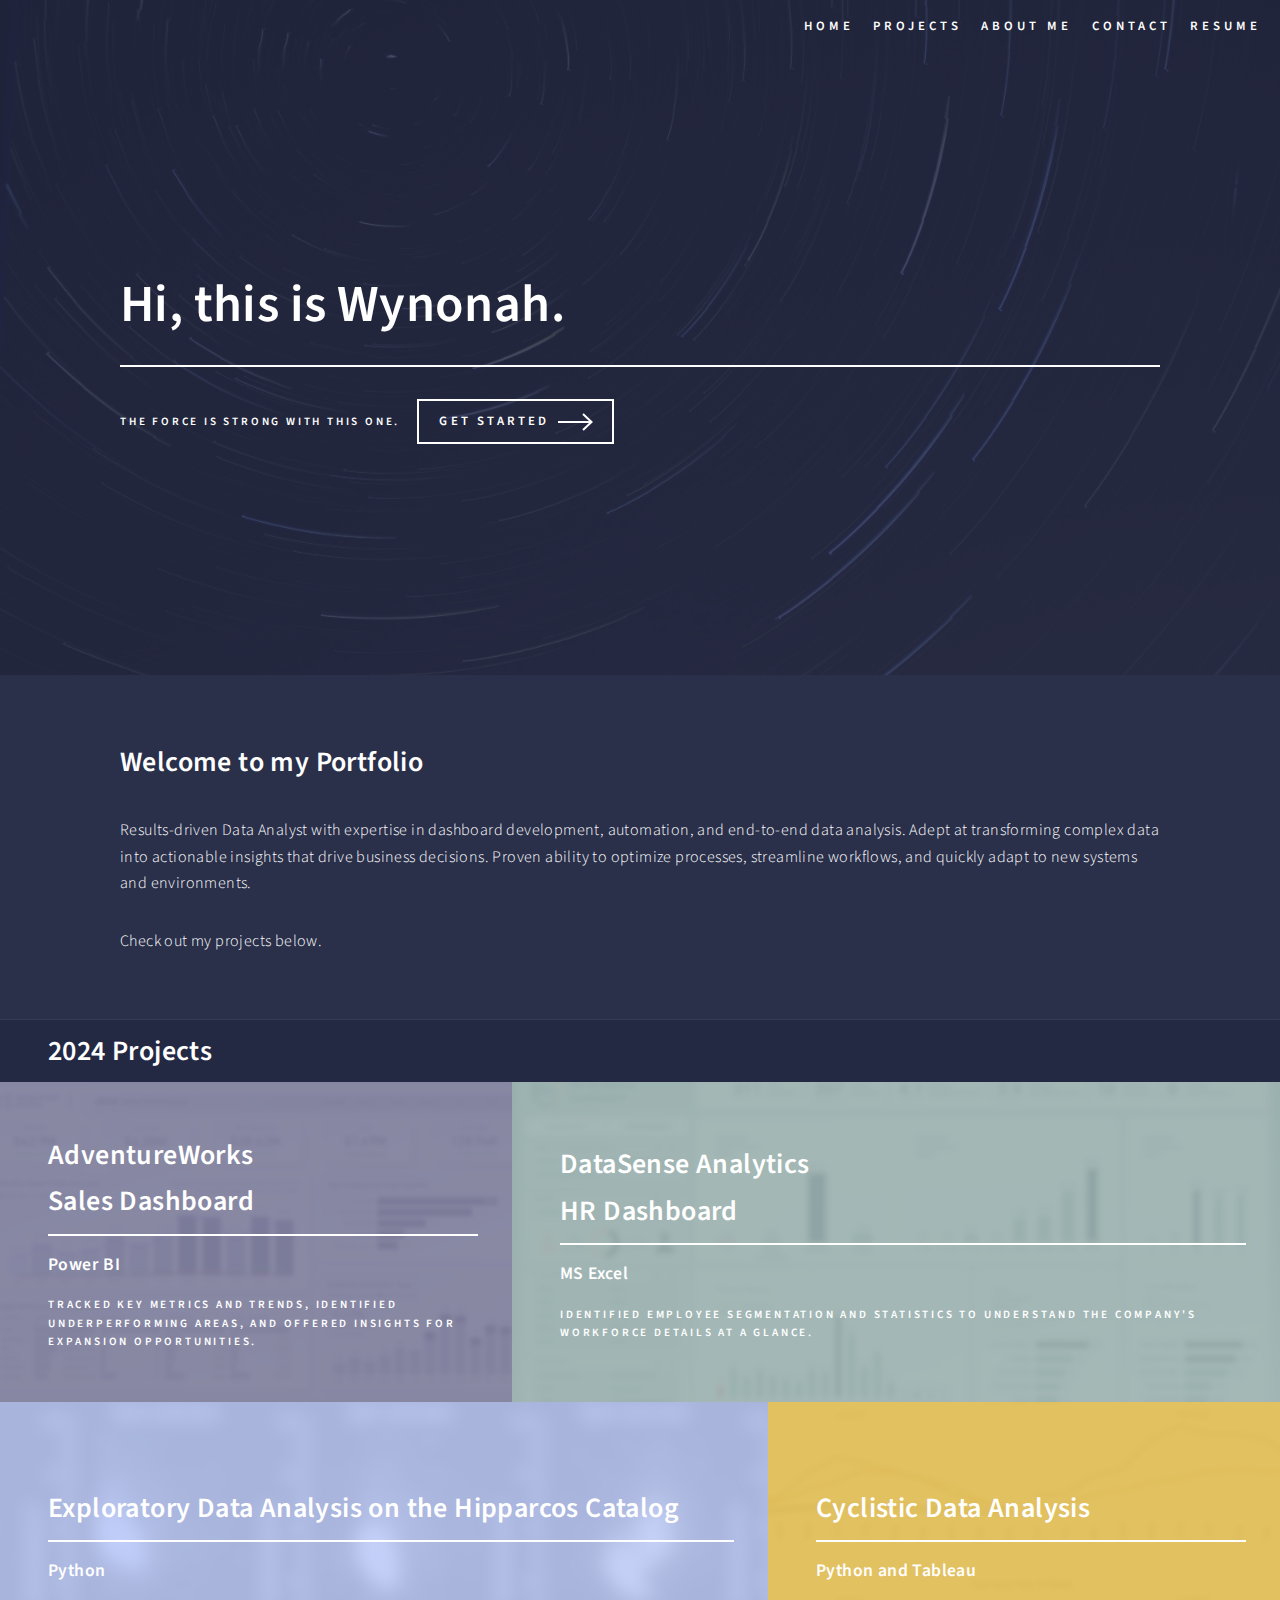
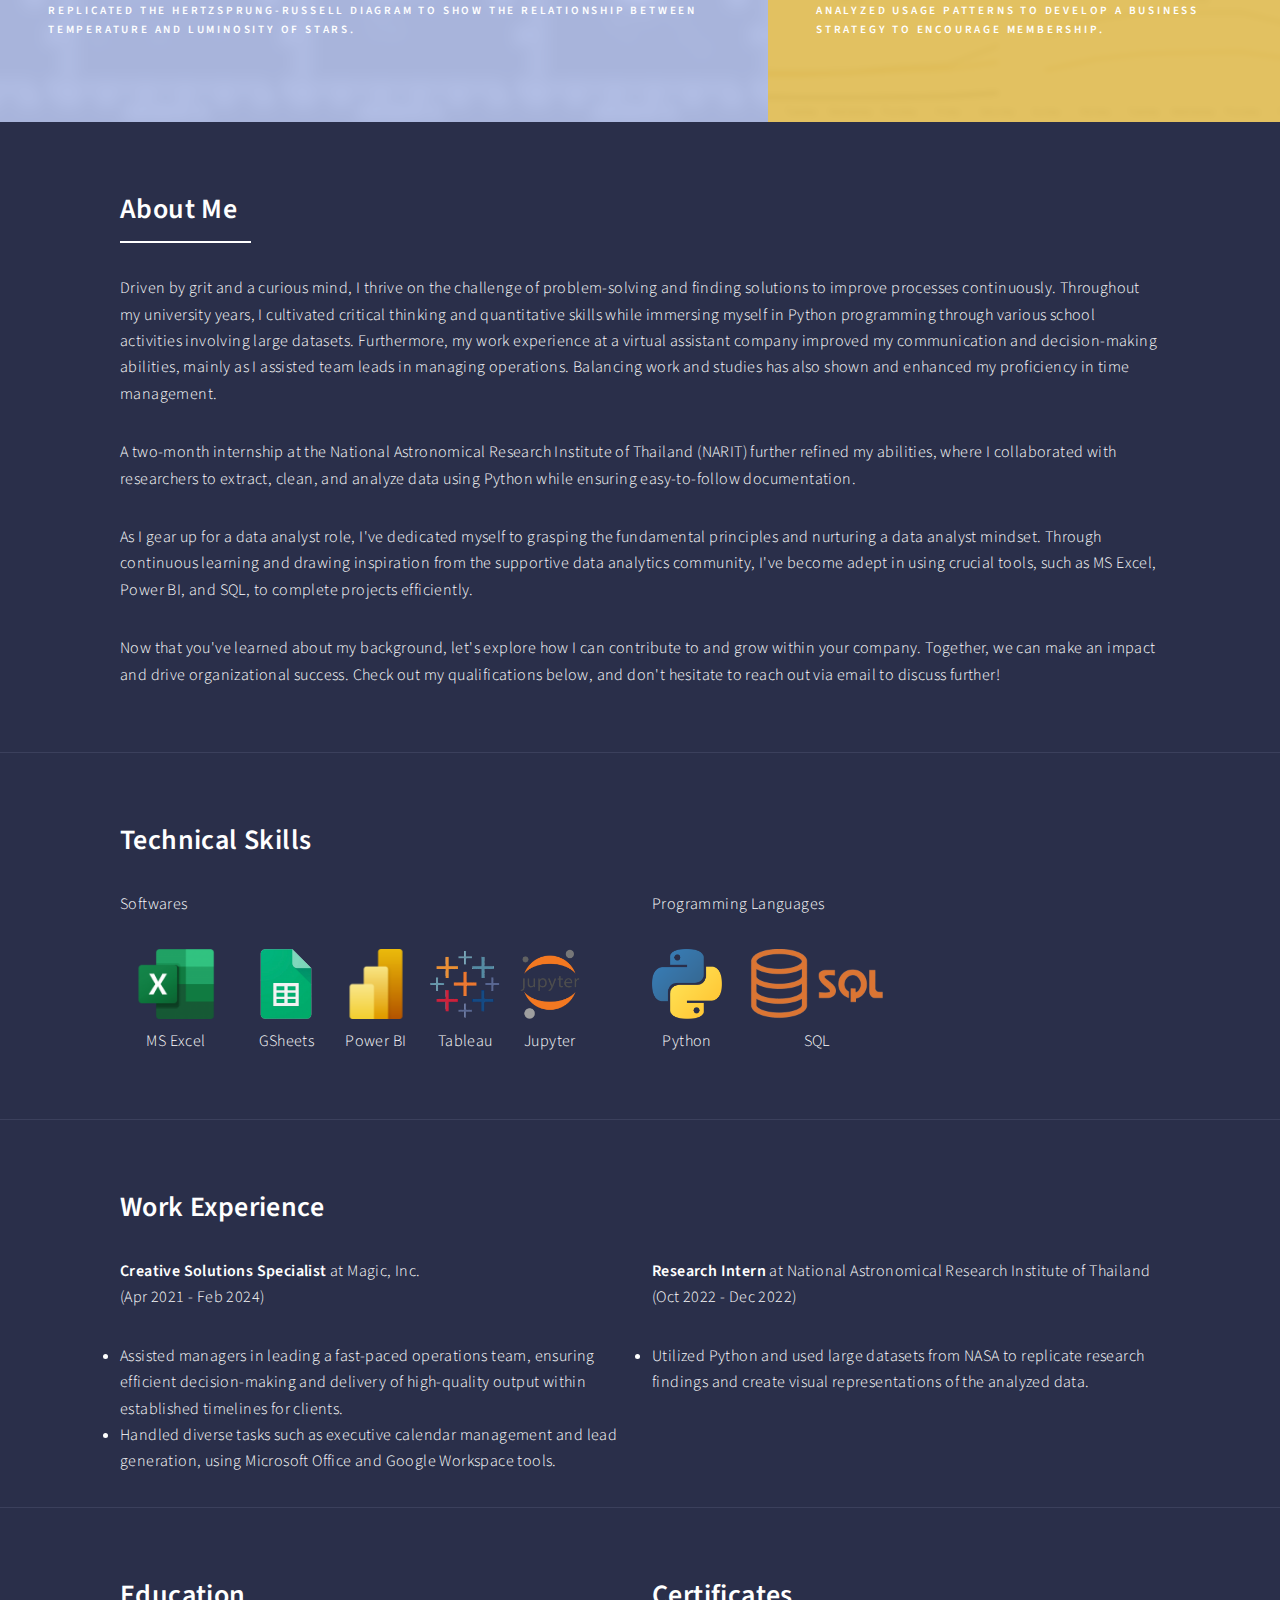
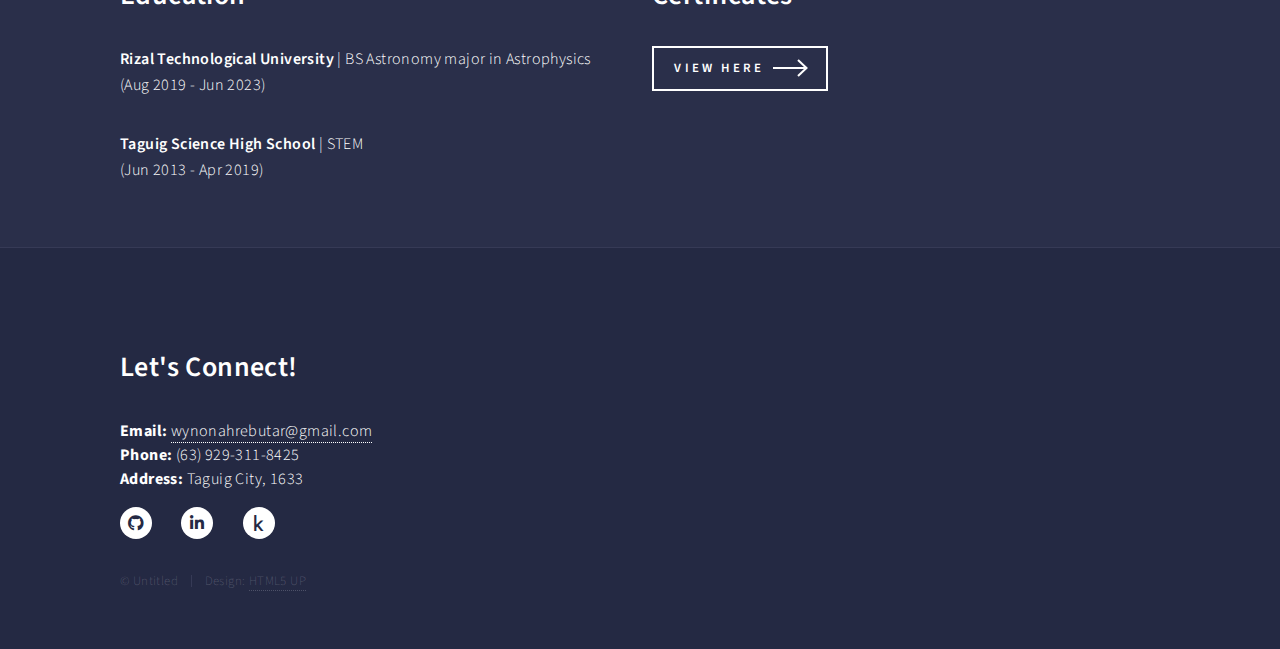
<file: index.html>
<!DOCTYPE HTML>
<!--
	Forty by HTML5 UP
	html5up.net | @ajlkn
	Free for personal and commercial use under the CCA 3.0 license (html5up.net/license)
-->
<html>
	<head>
		<title>Wynonah Rebutar | Data Analyst</title>
		<meta charset="utf-8" />
		<meta name="viewport" content="width=device-width, initial-scale=1, user-scalable=no" />
		<link rel="icon" type="image/png" href="images/logo_tab.png">
		<link rel="stylesheet" href="assets/css/main.css" />
		<noscript><link rel="stylesheet" href="assets/css/noscript.css" /></noscript>
	</head>
	<body class="is-preload">

		<!-- Wrapper -->
			<div id="wrapper">

				<!-- Header -->
					<header id="header" class="alt">
						<nav>
							<a href="#banner">Home</a>
							<a href="#intro">Projects</a>
							<a href="#aboutme">About Me</a>
							<a href="#footer">Contact</a>
							<a href="files/Wynonah_Rebutar_Resume.pdf" target="_blank">Resume</a>
						</nav>
					</header>

				<!-- Banner -->
					<section id="banner" class="major">
						<div class="inner">
							<header class="major">
								<h1>Hi, this is Wynonah.</h1>
							</header>
							<div class="content">
								<p>The force is strong with this one.</p>
								<ul class="actions">
									<li><a href="#intro" class="button next scrolly">Get Started</a></li>
								</ul>
							</div>
						</div>
					</section>

				<!-- Main -->
					<div id="main">

						<!-- Intro -->
						<section id="intro">
							<div class="inner">
								<header class="minor">
									<h2>Welcome to my Portfolio</h2>
								</header>
								<p>Results-driven Data Analyst with expertise in dashboard development, automation, and end-to-end data analysis. Adept at transforming complex data into actionable insights that drive business decisions. Proven ability to optimize processes, streamline workflows, and quickly adapt to new systems and environments.</p>
								<p>Check out my projects below.</p>
							</div>
						</section>

						<!-- Projects -->

						<section id="intro" style="
						width: 100%;
						background-color: #242943;   /* Background for the header */
						padding: 0.5rem 3rem;        /* Inner space */
						margin: 0;                   /* No margin */
					  ">
						<div class="inner" style="margin: 0; padding: 0;">
						  <header class="minor" style="margin: 0;">
							<h2 style="margin: 0;"> 2024 Projects</h2>
						  </header>
						</div>
					  </section>
					
										  

							<section id="projects" class="tiles">
								<article>
									<span class="image">
										<img src="images/pic-proj4-aw-blur.png" alt="" />
									</span>
									<header class="major">
										<h3><a href="Proj4_AdventureWorks.html" class="link">AdventureWorks <br />
											Sales Dashboard</a></h3>
										<h4>Power BI</h4>
										<p>Tracked key metrics and trends, identified underperforming areas, and offered insights for expansion opportunities.</p>
									</header>
								</article>

								<article>
									<span class="image">
										<img src="images/pic-proj3-hr-perf-blur.png" alt="" />
									</span>
									<header class="major">
										<h3><a href="Proj3_HRAnalytics.html" class="link">DataSense Analytics</br>
										HR Dashboard</a></h3>
										<h4>MS Excel</h4>
										<p>Identified employee segmentation and statistics to understand the company's workforce details at a glance.</p>
									</header>
								</article>

								<article>
									<span class="image">
										<img src="images/pic-proj1-hrd-blur.png" alt="" />
									</span>
									<header class="major">
										<h3><a href="https://github.com/wynonah/Hipparcos-EDA" class="link">Exploratory Data Analysis on the Hipparcos Catalog</a></h3>
										<h4>Python</h4>
										<p>Replicated The Hertzsprung-Russell Diagram to show the relationship between temperature and luminosity of stars.</p>
									</header>
								</article>

								<article>
									<span class="image">
										<img src="images/pic-proj2-cyc-blur.png" alt="" />
									</span>
									<header class="major">
										<h3><a href="https://www.kaggle.com/code/wynonahrebutar/cyclistic-data-analysis" class="link">Cyclistic Data Analysis</a></h3>
										<h4>Python and Tableau</h4>
										<p>Analyzed usage patterns to develop a business strategy to encourage membership.</p>
									</header>
								</article>


							</section>

						<!-- About Me -->

							<section id="aboutme">
								<div class="inner">

									<header class="major">
										<h2>About Me</h2>
									</header>

									<p>Driven by grit and a curious mind, I thrive on the challenge of problem-solving and finding solutions to improve processes continuously. Throughout my university years, I cultivated critical thinking and quantitative skills while immersing myself in Python programming through various school activities involving large datasets. Furthermore, my work experience at a virtual assistant company improved my communication and decision-making abilities, mainly as I assisted team leads in managing operations. Balancing work and studies has also shown and enhanced my proficiency in time management.</p>
									<p>A two-month internship at the National Astronomical Research Institute of Thailand (NARIT) further refined my abilities, where I collaborated with researchers to extract, clean, and analyze data using Python while ensuring easy-to-follow documentation.</p>
									<p>As I gear up for a data analyst role, I've dedicated myself to grasping the fundamental principles and nurturing a data analyst mindset. Through continuous learning and drawing inspiration from the supportive data analytics community, I've become adept in using crucial tools, such as MS Excel, Power BI, and SQL, to complete projects efficiently.</p>
									<p>Now that you've learned about my background, let's explore how I can contribute to and grow within your company. Together, we can make an impact and drive organizational success. Check out my qualifications below, and don't hesitate to reach out via email to discuss further!</p>
								</div>
							</section>

							<section id="techskills">
								<div class="inner">
									<h2 id="content">Technical Skills</h2>

									<div class="row">
										<div class="col-6 col-12-small">
											<p>Softwares</p>
											<ul class="icons">
												<li>
													<figure>
														<img src="images/logo_msexcel.png" alt="MS Excel" class="icon-image">
														<figcaption>MS Excel</figcaption>
													</figure>
												</li>
												<li>
													<figure>
														<img src="images/logo_gsheets.png" alt="GSheets" class="icon-image">
														<figcaption>GSheets</figcaption>
													</figure>
												</li>
												<li>
													<figure>
														<img src="images/logo_pbi.png" alt="Power BI" class="icon-image">
														<figcaption>Power BI</figcaption>
													</figure>
												</li>
												<li>
													<figure>
														<img src="images/logo_tableau.png" alt="Tableau" class="icon-image">
														<figcaption>Tableau</figcaption>
													</figure>
												</li>
												<li>
													<figure>
														<img src="images/logo_jupyter.png" alt="Jupyter" class="icon-image">
														<figcaption>Jupyter</figcaption>
													</figure>
												</li>
											</ul>
										</div>

										<div class="col-6 col-12-small">
											<p>Programming Languages</p>
											<ul class="icons">
												<li>
													<figure>
														<img src="images/logo_python.png" alt="Python" class="icon-image">
														<figcaption>Python</figcaption>
													</figure>
												</li>
												<li>
													<figure>
														<img src="images/logo_sql.png" alt="SQL" class="icon-image">
														<figcaption>SQL</figcaption>
													</figure>
												</li>
											</ul>
										</div>
									</div>

								</div>
							</section>

							<section id="workexp">
								<div class="inner">
										<h2 id="content">Work Experience</h2>
			
										<div class="row">
											<div class="col-6 col-12-small">
												<p><strong>Creative Solutions Specialist</strong> at Magic, Inc. </br>
													(Apr 2021 - Feb 2024)</p>
												<li>Assisted managers in leading a fast-paced operations team, ensuring efficient decision-making and delivery of high-quality output within established timelines for clients. </li>
												<li>Handled diverse tasks such as executive calendar management and lead generation, using Microsoft Office and Google Workspace tools.</li>
											</div>

											<div class="col-6 col-12-small">
												<p><strong>Research Intern</strong> at National Astronomical Research Institute of Thailand (Oct 2022 - Dec 2022)</p>
												<li>Utilized Python and used large datasets from NASA to replicate research findings and create visual representations of the analyzed data.</li>
											</div>
										</div>
								</div>
							</section>
							
							<section id="education">
								<div class="inner">
									<div class="row">
										<div class="col-6 col-12-small">
											<h2 id="content">Education</h2>
											<p><strong>Rizal Technological University</strong> | BS Astronomy major in Astrophysics </br>
												(Aug 2019 - Jun 2023)</br>

											</p>
											<p></p>
												<strong>Taguig Science High School</strong> | STEM </br>
												(Jun 2013 - Apr 2019)
											</p>											
										</div>

										<div class="col-6 col-12-small">
											<h2 id="content">Certificates</h2>
											<ul class="actions">
												<li><a href="files/Wynonah_Rebutar_Certificates1.pdf" target="_blank" class="button next">View Here</a></li>
											</ul>
										</div>
									</div>
								</div>
							</section>
					</div>

				<!-- Footer -->
                <footer id="footer">
                    <div class="inner">
                        <div class="contact-info">
							<h2>Let's Connect!</h2>
							<p><strong>Email:</strong> <a href="mailto:wynonahrebutar@gmail.com">wynonahrebutar@gmail.com</a></p>
							<p><strong>Phone:</strong> (63) 929-311-8425</p>
							<p><strong>Address:</strong> Taguig City, 1633</p>
                        </div>
                        <ul class="icons">
                            <li><a href="https://github.com/wynonah" target="_blank" class="icon brands alt fa-github"><span class="label">GitHub</span></a></li>
                            <li><a href="https://www.linkedin.com/in/wynonah-r-b30142210/" target="_blank" class="icon brands alt fa-linkedin-in"><span class="label">LinkedIn</span></a></li>
                            <li><a href="https://www.kaggle.com/wynonahrebutar" target="_blank" class="icon brands alt fa-kaggle"><span class="label">Kaggle</span></a></li>
                        </ul>
                        <ul class="copyright">
                            <li>&copy; Untitled</li><li>Design: <a href="https://html5up.net">HTML5 UP</a></li>
                        </ul>
                    </div>
                </footer>

			</div>

		<!-- Scripts -->
			<script src="assets/js/jquery.min.js"></script>
			<script src="assets/js/jquery.scrolly.min.js"></script>
			<script src="assets/js/jquery.scrollex.min.js"></script>
			<script src="assets/js/browser.min.js"></script>
			<script src="assets/js/breakpoints.min.js"></script>
			<script src="assets/js/util.js"></script>
			<script src="assets/js/main.js"></script>


			<script>
				// Smooth scrolling for anchor links
				document.querySelectorAll('a[href^="#"]').forEach(anchor => {
					anchor.addEventListener('click', function (e) {
						e.preventDefault();
			
						const targetId = this.getAttribute('href').substring(1);
						const targetElement = document.getElementById(targetId);
			
						if (targetElement) {
							const targetOffset = targetElement.offsetTop;
							const currentScrollPosition = window.pageYOffset;
							const duration = 1000; // Duration of the scroll animation in milliseconds
							const distanceToScroll = Math.abs(targetOffset - currentScrollPosition);
							const startTime = performance.now();
			
							function scrollAnimation(currentTime) {
								const elapsedTime = currentTime - startTime;
								const progress = Math.min(elapsedTime / duration, 1); // Ensure progress does not exceed 1
								const easing = easeInOutQuad(progress); // Use easeInOutQuad easing function (see below)
								const newPosition = currentScrollPosition + (distanceToScroll * easing * (targetOffset > currentScrollPosition ? 1 : -1));
								window.scrollTo(0, newPosition);
			
								if (elapsedTime < duration) {
									window.requestAnimationFrame(scrollAnimation);
								}
							}
			
							function easeInOutQuad(t) {
								return t < 0.5 ? 2 * t * t : -1 + (4 - 2 * t) * t;
							}
			
							window.requestAnimationFrame(scrollAnimation);
						}
					});
				});
			</script>

	</body>
</html>
</file>
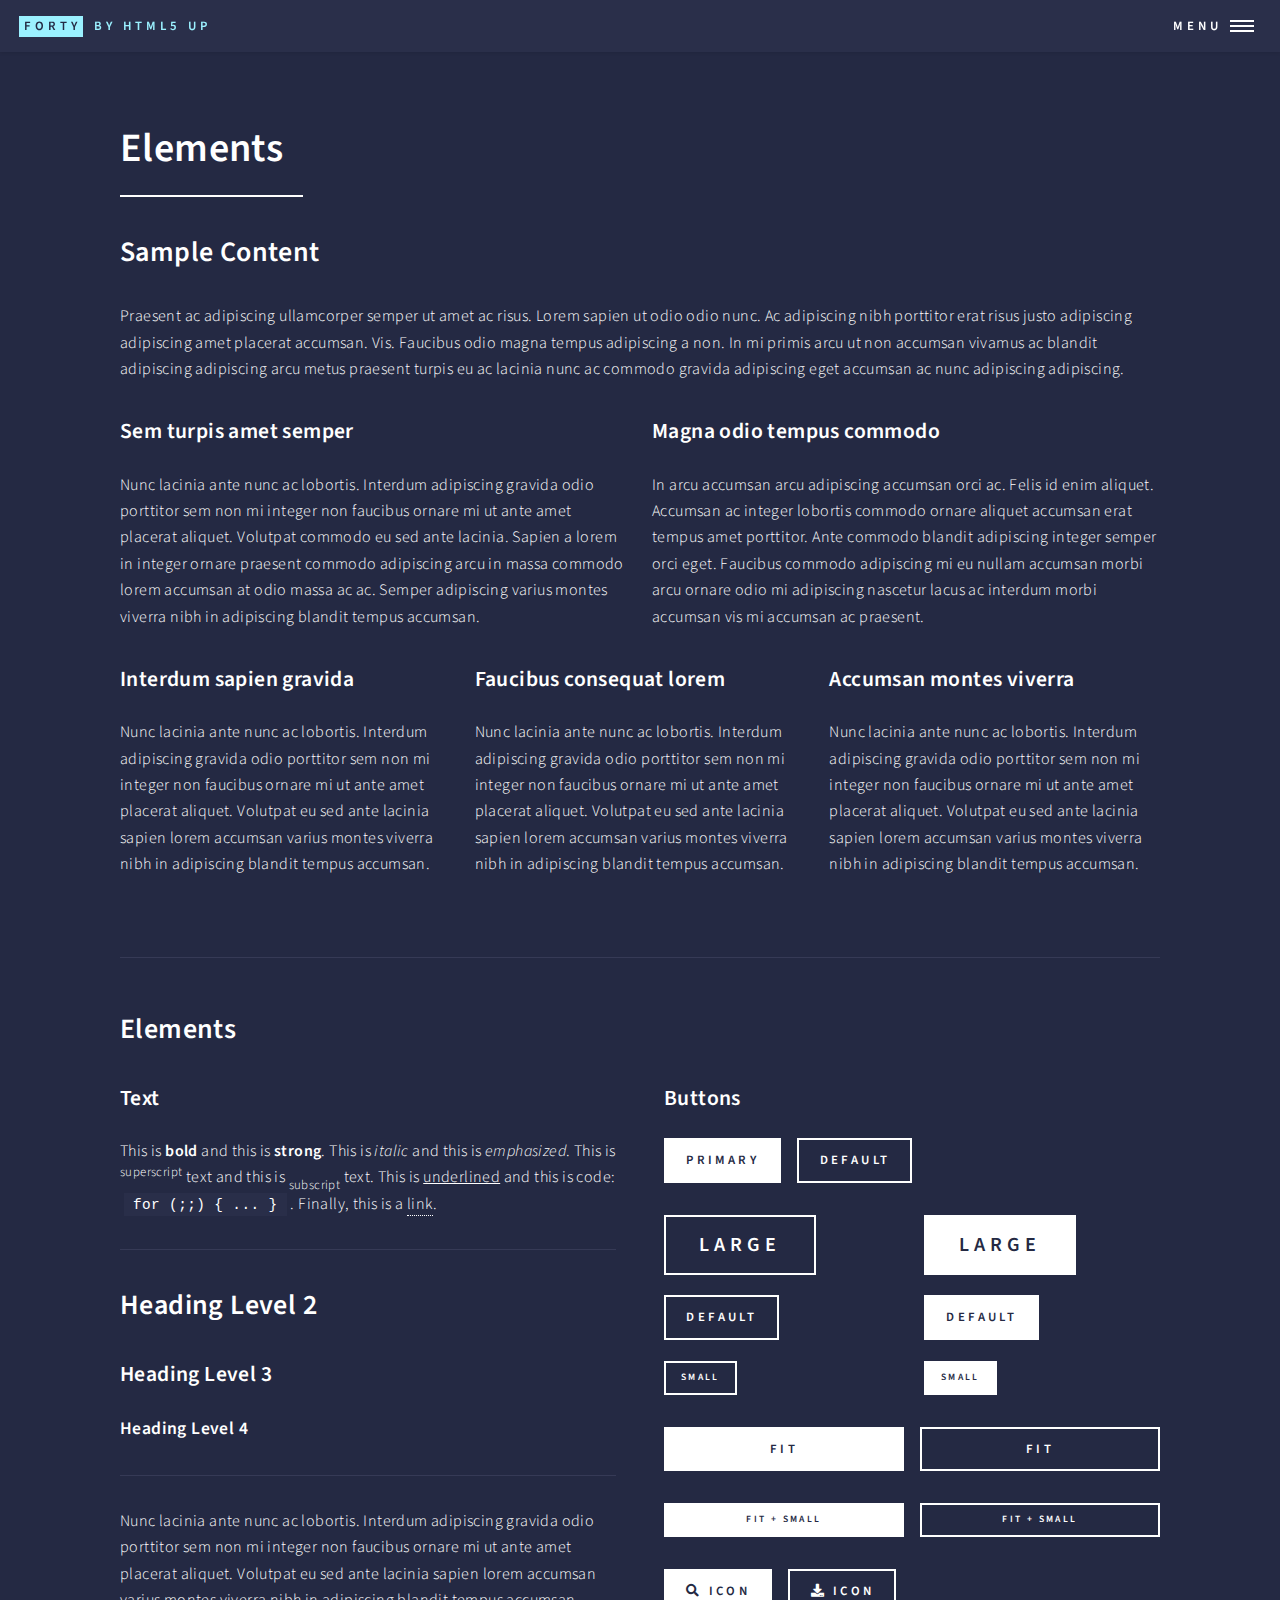
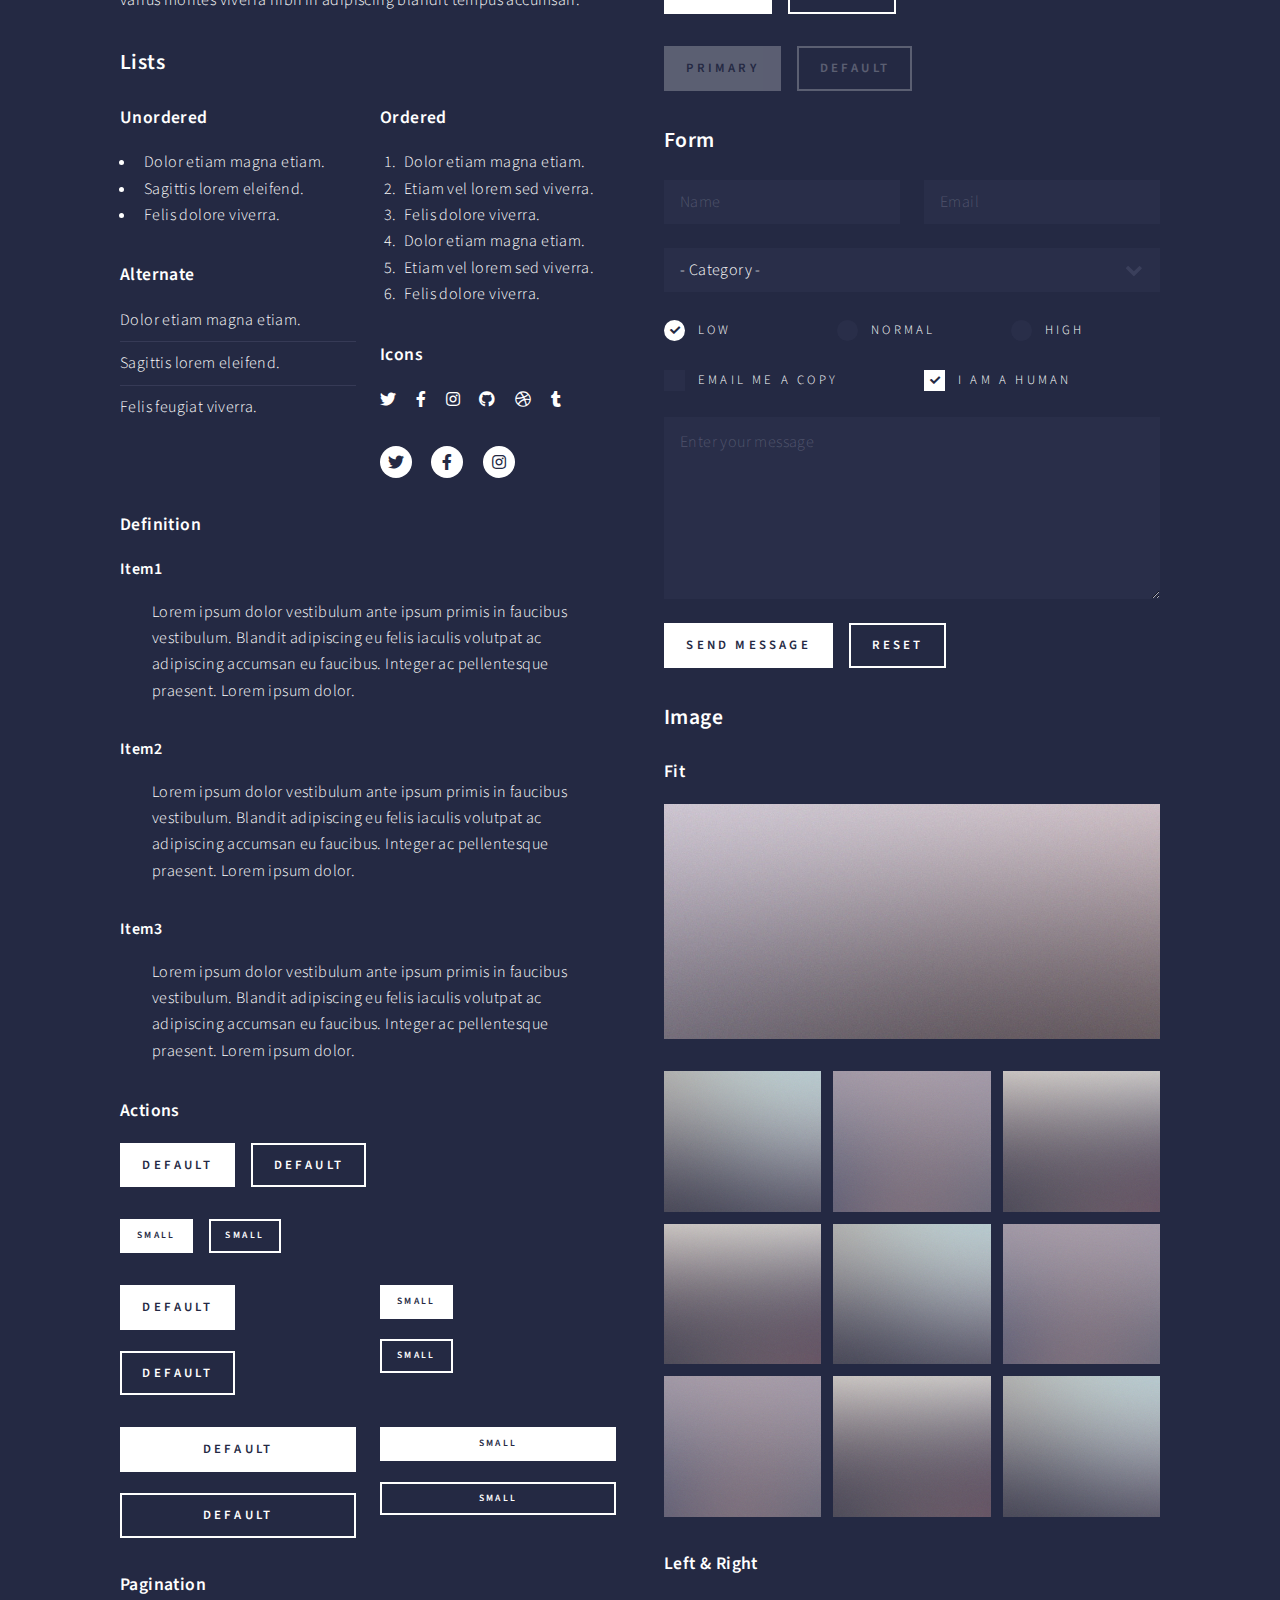
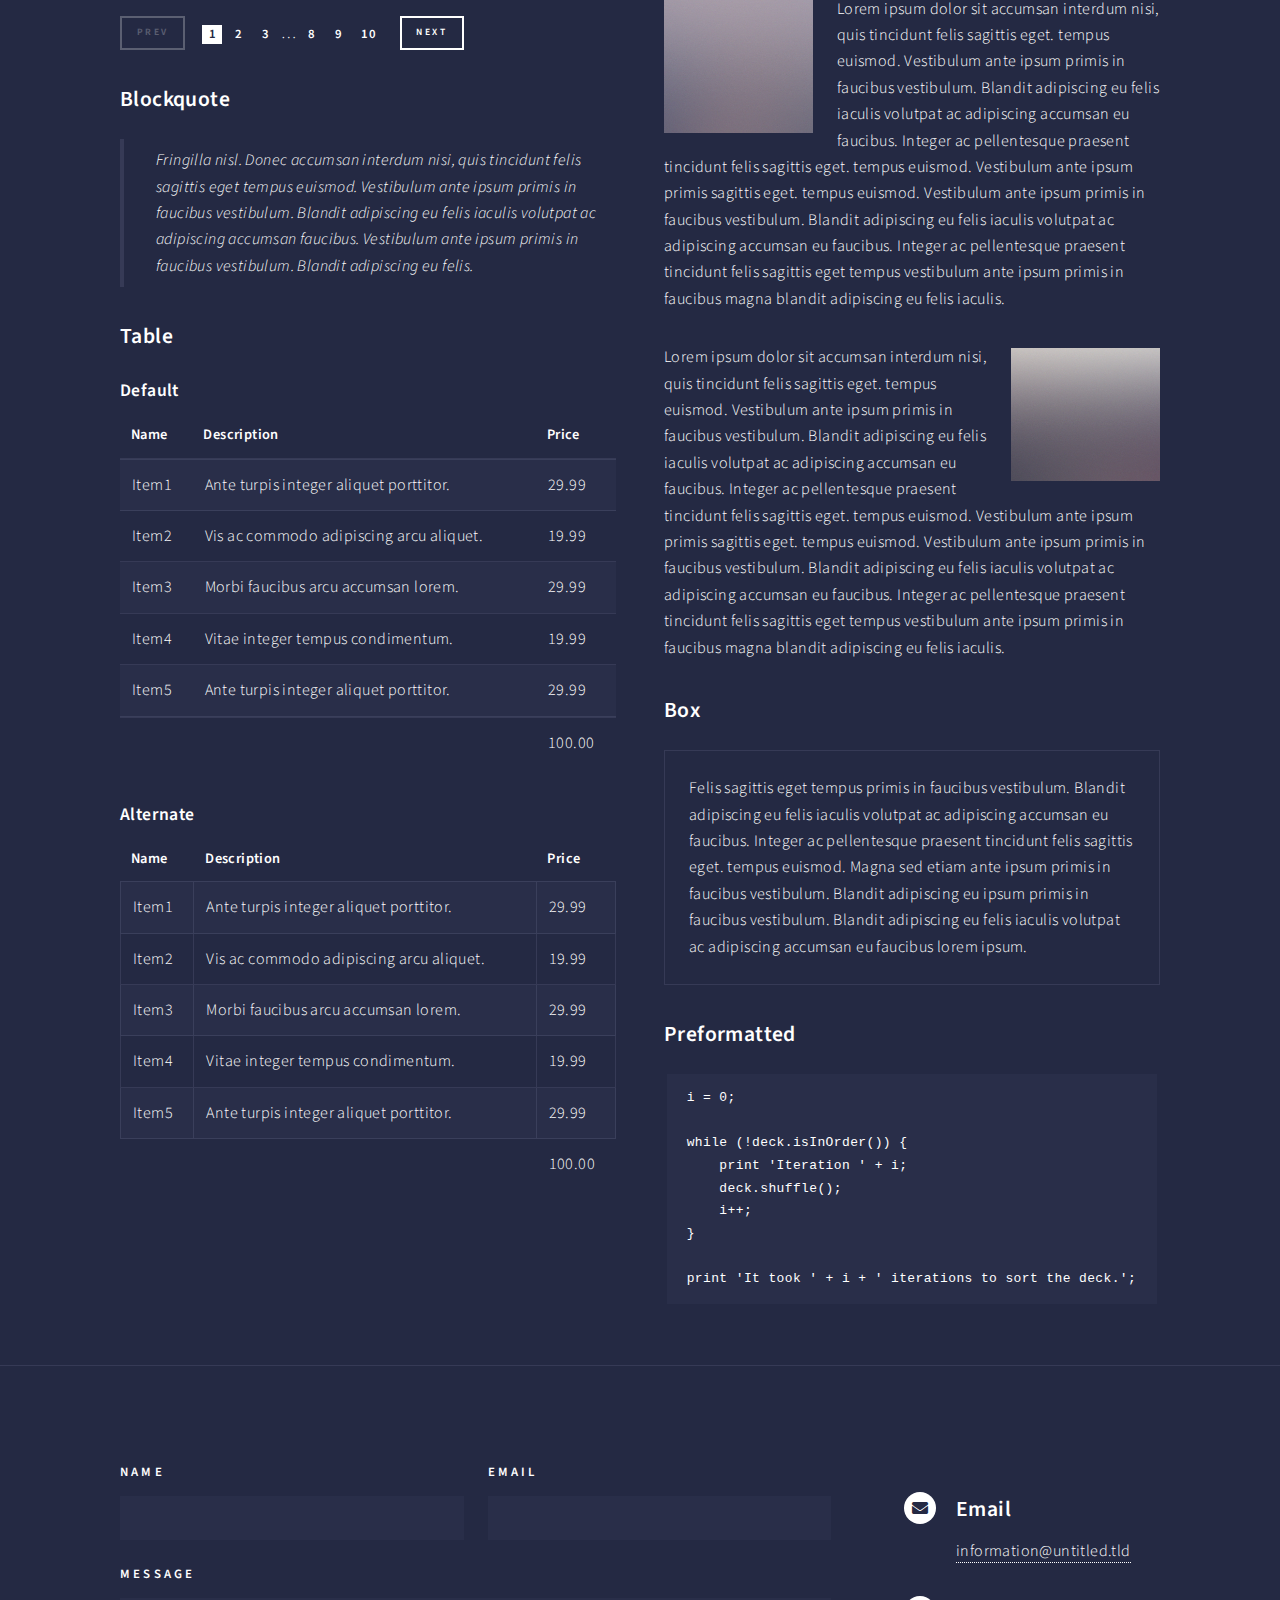
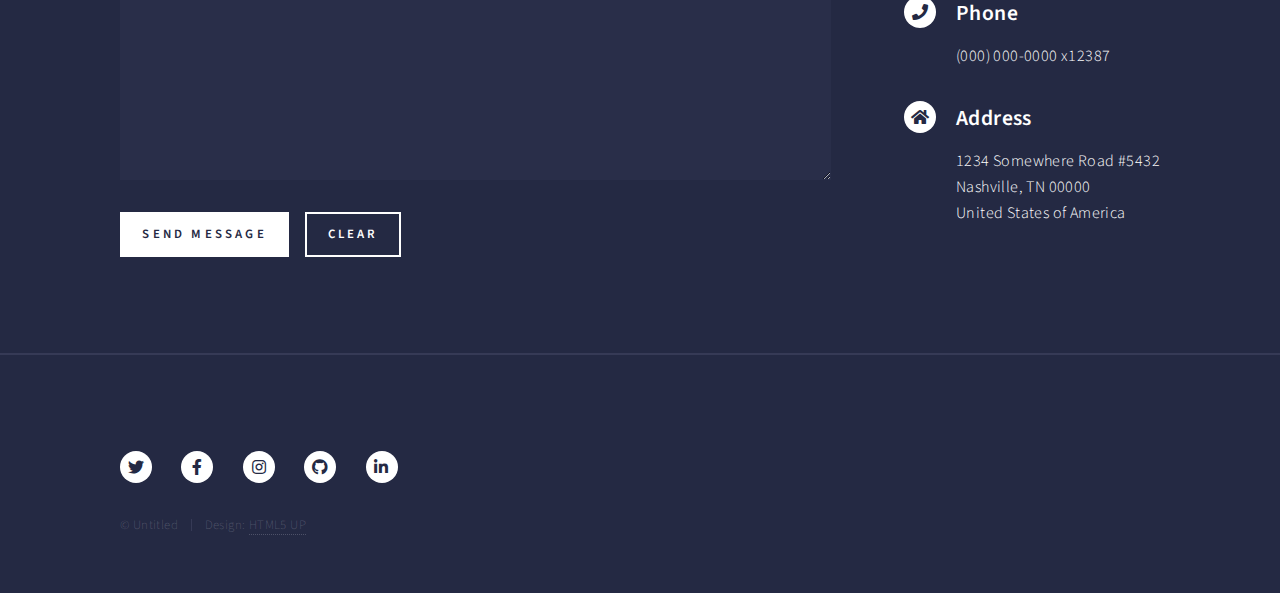
<file: elements.html>
<!DOCTYPE HTML>
<!--
	Forty by HTML5 UP
	html5up.net | @ajlkn
	Free for personal and commercial use under the CCA 3.0 license (html5up.net/license)
-->
<html>
	<head>
		<title>Elements - Forty by HTML5 UP</title>
		<meta charset="utf-8" />
		<meta name="viewport" content="width=device-width, initial-scale=1, user-scalable=no" />
		<link rel="stylesheet" href="assets/css/main.css" />
		<noscript><link rel="stylesheet" href="assets/css/noscript.css" /></noscript>
	</head>
	<body class="is-preload">

		<!-- Wrapper -->
			<div id="wrapper">

				<!-- Header -->
					<header id="header">
						<a href="index.html" class="logo"><strong>Forty</strong> <span>by HTML5 UP</span></a>
						<nav>
							<a href="#menu">Menu</a>
						</nav>
					</header>

				<!-- Menu -->
					<nav id="menu">
						<ul class="links">
							<li><a href="index.html">Home</a></li>
							<li><a href="landing.html">Landing</a></li>
							<li><a href="generic.html">Generic</a></li>
							<li><a href="elements.html">Elements</a></li>
						</ul>
						<ul class="actions stacked">
							<li><a href="#" class="button primary fit">Get Started</a></li>
							<li><a href="#" class="button fit">Log In</a></li>
						</ul>
					</nav>

				<!-- Main -->
					<div id="main" class="alt">

						<!-- One -->
							<section id="one">
								<div class="inner">
									<header class="major">
										<h1>Elements</h1>
									</header>

									<!-- Content -->
										<h2 id="content">Sample Content</h2>
										<p>Praesent ac adipiscing ullamcorper semper ut amet ac risus. Lorem sapien ut odio odio nunc. Ac adipiscing nibh porttitor erat risus justo adipiscing adipiscing amet placerat accumsan. Vis. Faucibus odio magna tempus adipiscing a non. In mi primis arcu ut non accumsan vivamus ac blandit adipiscing adipiscing arcu metus praesent turpis eu ac lacinia nunc ac commodo gravida adipiscing eget accumsan ac nunc adipiscing adipiscing.</p>
										<div class="row">
											<div class="col-6 col-12-small">
												<h3>Sem turpis amet semper</h3>
												<p>Nunc lacinia ante nunc ac lobortis. Interdum adipiscing gravida odio porttitor sem non mi integer non faucibus ornare mi ut ante amet placerat aliquet. Volutpat commodo eu sed ante lacinia. Sapien a lorem in integer ornare praesent commodo adipiscing arcu in massa commodo lorem accumsan at odio massa ac ac. Semper adipiscing varius montes viverra nibh in adipiscing blandit tempus accumsan.</p>
											</div>
											<div class="col-6 col-12-small">
												<h3>Magna odio tempus commodo</h3>
												<p>In arcu accumsan arcu adipiscing accumsan orci ac. Felis id enim aliquet. Accumsan ac integer lobortis commodo ornare aliquet accumsan erat tempus amet porttitor. Ante commodo blandit adipiscing integer semper orci eget. Faucibus commodo adipiscing mi eu nullam accumsan morbi arcu ornare odio mi adipiscing nascetur lacus ac interdum morbi accumsan vis mi accumsan ac praesent.</p>
											</div>
											<!-- Break -->
											<div class="col-4 col-12-medium">
												<h3>Interdum sapien gravida</h3>
												<p>Nunc lacinia ante nunc ac lobortis. Interdum adipiscing gravida odio porttitor sem non mi integer non faucibus ornare mi ut ante amet placerat aliquet. Volutpat eu sed ante lacinia sapien lorem accumsan varius montes viverra nibh in adipiscing blandit tempus accumsan.</p>
											</div>
											<div class="col-4 col-12-medium">
												<h3>Faucibus consequat lorem</h3>
												<p>Nunc lacinia ante nunc ac lobortis. Interdum adipiscing gravida odio porttitor sem non mi integer non faucibus ornare mi ut ante amet placerat aliquet. Volutpat eu sed ante lacinia sapien lorem accumsan varius montes viverra nibh in adipiscing blandit tempus accumsan.</p>
											</div>
											<div class="col-4 col-12-medium">
												<h3>Accumsan montes viverra</h3>
												<p>Nunc lacinia ante nunc ac lobortis. Interdum adipiscing gravida odio porttitor sem non mi integer non faucibus ornare mi ut ante amet placerat aliquet. Volutpat eu sed ante lacinia sapien lorem accumsan varius montes viverra nibh in adipiscing blandit tempus accumsan.</p>
											</div>
										</div>

									<hr class="major" />

									<!-- Elements -->
										<h2 id="elements">Elements</h2>
										<div class="row gtr-200">
											<div class="col-6 col-12-medium">

												<!-- Text stuff -->
													<h3>Text</h3>
													<p>This is <b>bold</b> and this is <strong>strong</strong>. This is <i>italic</i> and this is <em>emphasized</em>.
													This is <sup>superscript</sup> text and this is <sub>subscript</sub> text.
													This is <u>underlined</u> and this is code: <code>for (;;) { ... }</code>.
													Finally, this is a <a href="#">link</a>.</p>
													<hr />
													<h2>Heading Level 2</h2>
													<h3>Heading Level 3</h3>
													<h4>Heading Level 4</h4>
													<hr />
													<p>Nunc lacinia ante nunc ac lobortis. Interdum adipiscing gravida odio porttitor sem non mi integer non faucibus ornare mi ut ante amet placerat aliquet. Volutpat eu sed ante lacinia sapien lorem accumsan varius montes viverra nibh in adipiscing blandit tempus accumsan.</p>

												<!-- Lists -->
													<h3>Lists</h3>
													<div class="row">
														<div class="col-6 col-12-small">

															<h4>Unordered</h4>
															<ul>
																<li>Dolor etiam magna etiam.</li>
																<li>Sagittis lorem eleifend.</li>
																<li>Felis dolore viverra.</li>
															</ul>

															<h4>Alternate</h4>
															<ul class="alt">
																<li>Dolor etiam magna etiam.</li>
																<li>Sagittis lorem eleifend.</li>
																<li>Felis feugiat viverra.</li>
															</ul>

														</div>
														<div class="col-6 col-12-small">

															<h4>Ordered</h4>
															<ol>
																<li>Dolor etiam magna etiam.</li>
																<li>Etiam vel lorem sed viverra.</li>
																<li>Felis dolore viverra.</li>
																<li>Dolor etiam magna etiam.</li>
																<li>Etiam vel lorem sed viverra.</li>
																<li>Felis dolore viverra.</li>
															</ol>

															<h4>Icons</h4>
															<ul class="icons">
																<li><a href="#" class="icon brands fa-twitter"><span class="label">Twitter</span></a></li>
																<li><a href="#" class="icon brands fa-facebook-f"><span class="label">Facebook</span></a></li>
																<li><a href="#" class="icon brands fa-instagram"><span class="label">Instagram</span></a></li>
																<li><a href="#" class="icon brands fa-github"><span class="label">Github</span></a></li>
																<li><a href="#" class="icon brands fa-dribbble"><span class="label">Dribbble</span></a></li>
																<li><a href="#" class="icon brands fa-tumblr"><span class="label">Tumblr</span></a></li>
															</ul>
															<ul class="icons">
																<li><a href="#" class="icon brands alt fa-twitter"><span class="label">Twitter</span></a></li>
																<li><a href="#" class="icon brands alt fa-facebook-f"><span class="label">Facebook</span></a></li>
																<li><a href="#" class="icon brands alt fa-instagram"><span class="label">Instagram</span></a></li>
															</ul>

														</div>
													</div>
													<h4>Definition</h4>
													<dl>
														<dt>Item1</dt>
														<dd>
															<p>Lorem ipsum dolor vestibulum ante ipsum primis in faucibus vestibulum. Blandit adipiscing eu felis iaculis volutpat ac adipiscing accumsan eu faucibus. Integer ac pellentesque praesent. Lorem ipsum dolor.</p>
														</dd>
														<dt>Item2</dt>
														<dd>
															<p>Lorem ipsum dolor vestibulum ante ipsum primis in faucibus vestibulum. Blandit adipiscing eu felis iaculis volutpat ac adipiscing accumsan eu faucibus. Integer ac pellentesque praesent. Lorem ipsum dolor.</p>
														</dd>
														<dt>Item3</dt>
														<dd>
															<p>Lorem ipsum dolor vestibulum ante ipsum primis in faucibus vestibulum. Blandit adipiscing eu felis iaculis volutpat ac adipiscing accumsan eu faucibus. Integer ac pellentesque praesent. Lorem ipsum dolor.</p>
														</dd>
													</dl>

													<h4>Actions</h4>
													<ul class="actions">
														<li><a href="#" class="button primary">Default</a></li>
														<li><a href="#" class="button">Default</a></li>
													</ul>
													<ul class="actions small">
														<li><a href="#" class="button primary small">Small</a></li>
														<li><a href="#" class="button small">Small</a></li>
													</ul>
													<div class="row">
														<div class="col-6 col-12-small">
															<ul class="actions stacked">
																<li><a href="#" class="button primary">Default</a></li>
																<li><a href="#" class="button">Default</a></li>
															</ul>
														</div>
														<div class="col-6 col-12-small">
															<ul class="actions stacked">
																<li><a href="#" class="button primary small">Small</a></li>
																<li><a href="#" class="button small">Small</a></li>
															</ul>
														</div>
														<div class="col-6 col-12-small">
															<ul class="actions stacked">
																<li><a href="#" class="button primary fit">Default</a></li>
																<li><a href="#" class="button fit">Default</a></li>
															</ul>
														</div>
														<div class="col-6 col-12-small">
															<ul class="actions stacked">
																<li><a href="#" class="button primary small fit">Small</a></li>
																<li><a href="#" class="button small fit">Small</a></li>
															</ul>
														</div>
													</div>

													<h4>Pagination</h4>
													<ul class="pagination">
														<li><span class="button small disabled">Prev</span></li>
														<li><a href="#" class="page active">1</a></li>
														<li><a href="#" class="page">2</a></li>
														<li><a href="#" class="page">3</a></li>
														<li><span>&hellip;</span></li>
														<li><a href="#" class="page">8</a></li>
														<li><a href="#" class="page">9</a></li>
														<li><a href="#" class="page">10</a></li>
														<li><a href="#" class="button small">Next</a></li>
													</ul>

												<!-- Blockquote -->
													<h3>Blockquote</h3>
													<blockquote>Fringilla nisl. Donec accumsan interdum nisi, quis tincidunt felis sagittis eget tempus euismod. Vestibulum ante ipsum primis in faucibus vestibulum. Blandit adipiscing eu felis iaculis volutpat ac adipiscing accumsan faucibus. Vestibulum ante ipsum primis in faucibus vestibulum. Blandit adipiscing eu felis.</blockquote>

												<!-- Table -->
													<h3>Table</h3>

													<h4>Default</h4>
													<div class="table-wrapper">
														<table>
															<thead>
																<tr>
																	<th>Name</th>
																	<th>Description</th>
																	<th>Price</th>
																</tr>
															</thead>
															<tbody>
																<tr>
																	<td>Item1</td>
																	<td>Ante turpis integer aliquet porttitor.</td>
																	<td>29.99</td>
																</tr>
																<tr>
																	<td>Item2</td>
																	<td>Vis ac commodo adipiscing arcu aliquet.</td>
																	<td>19.99</td>
																</tr>
																<tr>
																	<td>Item3</td>
																	<td> Morbi faucibus arcu accumsan lorem.</td>
																	<td>29.99</td>
																</tr>
																<tr>
																	<td>Item4</td>
																	<td>Vitae integer tempus condimentum.</td>
																	<td>19.99</td>
																</tr>
																<tr>
																	<td>Item5</td>
																	<td>Ante turpis integer aliquet porttitor.</td>
																	<td>29.99</td>
																</tr>
															</tbody>
															<tfoot>
																<tr>
																	<td colspan="2"></td>
																	<td>100.00</td>
																</tr>
															</tfoot>
														</table>
													</div>

													<h4>Alternate</h4>
													<div class="table-wrapper">
														<table class="alt">
															<thead>
																<tr>
																	<th>Name</th>
																	<th>Description</th>
																	<th>Price</th>
																</tr>
															</thead>
															<tbody>
																<tr>
																	<td>Item1</td>
																	<td>Ante turpis integer aliquet porttitor.</td>
																	<td>29.99</td>
																</tr>
																<tr>
																	<td>Item2</td>
																	<td>Vis ac commodo adipiscing arcu aliquet.</td>
																	<td>19.99</td>
																</tr>
																<tr>
																	<td>Item3</td>
																	<td> Morbi faucibus arcu accumsan lorem.</td>
																	<td>29.99</td>
																</tr>
																<tr>
																	<td>Item4</td>
																	<td>Vitae integer tempus condimentum.</td>
																	<td>19.99</td>
																</tr>
																<tr>
																	<td>Item5</td>
																	<td>Ante turpis integer aliquet porttitor.</td>
																	<td>29.99</td>
																</tr>
															</tbody>
															<tfoot>
																<tr>
																	<td colspan="2"></td>
																	<td>100.00</td>
																</tr>
															</tfoot>
														</table>
													</div>

											</div>
											<div class="col-6 col-12-medium">

												<!-- Buttons -->
													<h3>Buttons</h3>
													<ul class="actions">
														<li><a href="#" class="button primary">Primary</a></li>
														<li><a href="#" class="button">Default</a></li>
													</ul>
													<div class="row">
														<div class="col-6 col-12-xsmall">
															<ul class="actions stacked">
																<li><a href="#" class="button large">Large</a></li>
																<li><a href="#" class="button">Default</a></li>
																<li><a href="#" class="button small">Small</a></li>
															</ul>
														</div>
														<div class="col-6 col-12-xsmall">
															<ul class="actions stacked">
																<li><a href="#" class="button primary large">Large</a></li>
																<li><a href="#" class="button primary">Default</a></li>
																<li><a href="#" class="button primary small">Small</a></li>
															</ul>
														</div>
													</div>
													<ul class="actions fit">
														<li><a href="#" class="button primary fit">Fit</a></li>
														<li><a href="#" class="button fit">Fit</a></li>
													</ul>
													<ul class="actions fit small">
														<li><a href="#" class="button primary fit small">Fit + Small</a></li>
														<li><a href="#" class="button fit small">Fit + Small</a></li>
													</ul>
													<ul class="actions">
														<li><a href="#" class="button primary icon solid fa-search">Icon</a></li>
														<li><a href="#" class="button icon solid fa-download">Icon</a></li>
													</ul>
													<ul class="actions">
														<li><span class="button primary disabled">Primary</span></li>
														<li><span class="button disabled">Default</span></li>
													</ul>

												<!-- Form -->
													<h3>Form</h3>

													<form method="post" action="#">
														<div class="row gtr-uniform">
															<div class="col-6 col-12-xsmall">
																<input type="text" name="demo-name" id="demo-name" value="" placeholder="Name" />
															</div>
															<div class="col-6 col-12-xsmall">
																<input type="email" name="demo-email" id="demo-email" value="" placeholder="Email" />
															</div>
															<!-- Break -->
															<div class="col-12">
																<select name="demo-category" id="demo-category">
																	<option value="">- Category -</option>
																	<option value="1">Manufacturing</option>
																	<option value="1">Shipping</option>
																	<option value="1">Administration</option>
																	<option value="1">Human Resources</option>
																</select>
															</div>
															<!-- Break -->
															<div class="col-4 col-12-small">
																<input type="radio" id="demo-priority-low" name="demo-priority" checked>
																<label for="demo-priority-low">Low</label>
															</div>
															<div class="col-4 col-12-small">
																<input type="radio" id="demo-priority-normal" name="demo-priority">
																<label for="demo-priority-normal">Normal</label>
															</div>
															<div class="col-4 col-12-small">
																<input type="radio" id="demo-priority-high" name="demo-priority">
																<label for="demo-priority-high">High</label>
															</div>
															<!-- Break -->
															<div class="col-6 col-12-small">
																<input type="checkbox" id="demo-copy" name="demo-copy">
																<label for="demo-copy">Email me a copy</label>
															</div>
															<div class="col-6 col-12-small">
																<input type="checkbox" id="demo-human" name="demo-human" checked>
																<label for="demo-human">I am a human</label>
															</div>
															<!-- Break -->
															<div class="col-12">
																<textarea name="demo-message" id="demo-message" placeholder="Enter your message" rows="6"></textarea>
															</div>
															<!-- Break -->
															<div class="col-12">
																<ul class="actions">
																	<li><input type="submit" value="Send Message" class="primary" /></li>
																	<li><input type="reset" value="Reset" /></li>
																</ul>
															</div>
														</div>
													</form>

												<!-- Image -->
													<h3>Image</h3>

													<h4>Fit</h4>
													<span class="image fit"><img src="images/pic03.jpg" alt="" /></span>
													<div class="box alt">
														<div class="row gtr-50 gtr-uniform">
															<div class="col-4"><span class="image fit"><img src="images/pic08.jpg" alt="" /></span></div>
															<div class="col-4"><span class="image fit"><img src="images/pic09.jpg" alt="" /></span></div>
															<div class="col-4"><span class="image fit"><img src="images/pic10.jpg" alt="" /></span></div>
															<!-- Break -->
															<div class="col-4"><span class="image fit"><img src="images/pic10.jpg" alt="" /></span></div>
															<div class="col-4"><span class="image fit"><img src="images/pic08.jpg" alt="" /></span></div>
															<div class="col-4"><span class="image fit"><img src="images/pic09.jpg" alt="" /></span></div>
															<!-- Break -->
															<div class="col-4"><span class="image fit"><img src="images/pic09.jpg" alt="" /></span></div>
															<div class="col-4"><span class="image fit"><img src="images/pic10.jpg" alt="" /></span></div>
															<div class="col-4"><span class="image fit"><img src="images/pic08.jpg" alt="" /></span></div>
														</div>
													</div>

													<h4>Left &amp; Right</h4>
													<p><span class="image left"><img src="images/pic09.jpg" alt="" /></span>Lorem ipsum dolor sit accumsan interdum nisi, quis tincidunt felis sagittis eget. tempus euismod. Vestibulum ante ipsum primis in faucibus vestibulum. Blandit adipiscing eu felis iaculis volutpat ac adipiscing accumsan eu faucibus. Integer ac pellentesque praesent tincidunt felis sagittis eget. tempus euismod. Vestibulum ante ipsum primis sagittis eget. tempus euismod. Vestibulum ante ipsum primis in faucibus vestibulum. Blandit adipiscing eu felis iaculis volutpat ac adipiscing accumsan eu faucibus. Integer ac pellentesque praesent tincidunt felis sagittis eget tempus vestibulum ante ipsum primis in faucibus magna blandit adipiscing eu felis iaculis.</p>
													<p><span class="image right"><img src="images/pic10.jpg" alt="" /></span>Lorem ipsum dolor sit accumsan interdum nisi, quis tincidunt felis sagittis eget. tempus euismod. Vestibulum ante ipsum primis in faucibus vestibulum. Blandit adipiscing eu felis iaculis volutpat ac adipiscing accumsan eu faucibus. Integer ac pellentesque praesent tincidunt felis sagittis eget. tempus euismod. Vestibulum ante ipsum primis sagittis eget. tempus euismod. Vestibulum ante ipsum primis in faucibus vestibulum. Blandit adipiscing eu felis iaculis volutpat ac adipiscing accumsan eu faucibus. Integer ac pellentesque praesent tincidunt felis sagittis eget tempus vestibulum ante ipsum primis in faucibus magna blandit adipiscing eu felis iaculis.</p>

												<!-- Box -->
													<h3>Box</h3>
													<div class="box">
														<p>Felis sagittis eget tempus primis in faucibus vestibulum. Blandit adipiscing eu felis iaculis volutpat ac adipiscing accumsan eu faucibus. Integer ac pellentesque praesent tincidunt felis sagittis eget. tempus euismod. Magna sed etiam ante ipsum primis in faucibus vestibulum. Blandit adipiscing eu ipsum primis in faucibus vestibulum. Blandit adipiscing eu felis iaculis volutpat ac adipiscing accumsan eu faucibus lorem ipsum.</p>
													</div>

												<!-- Preformatted Code -->
													<h3>Preformatted</h3>
													<pre><code>i = 0;

while (!deck.isInOrder()) {
    print 'Iteration ' + i;
    deck.shuffle();
    i++;
}

print 'It took ' + i + ' iterations to sort the deck.';
</code></pre>

											</div>
										</div>

								</div>
							</section>

					</div>

				<!-- Contact -->
					<section id="contact">
						<div class="inner">
							<section>
								<form method="post" action="#">
									<div class="fields">
										<div class="field half">
											<label for="name">Name</label>
											<input type="text" name="name" id="name" />
										</div>
										<div class="field half">
											<label for="email">Email</label>
											<input type="text" name="email" id="email" />
										</div>
										<div class="field">
											<label for="message">Message</label>
											<textarea name="message" id="message" rows="6"></textarea>
										</div>
									</div>
									<ul class="actions">
										<li><input type="submit" value="Send Message" class="primary" /></li>
										<li><input type="reset" value="Clear" /></li>
									</ul>
								</form>
							</section>
							<section class="split">
								<section>
									<div class="contact-method">
										<span class="icon solid alt fa-envelope"></span>
										<h3>Email</h3>
										<a href="#">information@untitled.tld</a>
									</div>
								</section>
								<section>
									<div class="contact-method">
										<span class="icon solid alt fa-phone"></span>
										<h3>Phone</h3>
										<span>(000) 000-0000 x12387</span>
									</div>
								</section>
								<section>
									<div class="contact-method">
										<span class="icon solid alt fa-home"></span>
										<h3>Address</h3>
										<span>1234 Somewhere Road #5432<br />
										Nashville, TN 00000<br />
										United States of America</span>
									</div>
								</section>
							</section>
						</div>
					</section>

				<!-- Footer -->
					<footer id="footer">
						<div class="inner">
							<ul class="icons">
								<li><a href="#" class="icon brands alt fa-twitter"><span class="label">Twitter</span></a></li>
								<li><a href="#" class="icon brands alt fa-facebook-f"><span class="label">Facebook</span></a></li>
								<li><a href="#" class="icon brands alt fa-instagram"><span class="label">Instagram</span></a></li>
								<li><a href="#" class="icon brands alt fa-github"><span class="label">GitHub</span></a></li>
								<li><a href="#" class="icon brands alt fa-linkedin-in"><span class="label">LinkedIn</span></a></li>
							</ul>
							<ul class="copyright">
								<li>&copy; Untitled</li><li>Design: <a href="https://html5up.net">HTML5 UP</a></li>
							</ul>
						</div>
					</footer>

			</div>

		<!-- Scripts -->
			<script src="assets/js/jquery.min.js"></script>
			<script src="assets/js/jquery.scrolly.min.js"></script>
			<script src="assets/js/jquery.scrollex.min.js"></script>
			<script src="assets/js/browser.min.js"></script>
			<script src="assets/js/breakpoints.min.js"></script>
			<script src="assets/js/util.js"></script>
			<script src="assets/js/main.js"></script>

	</body>
</html>
</file>
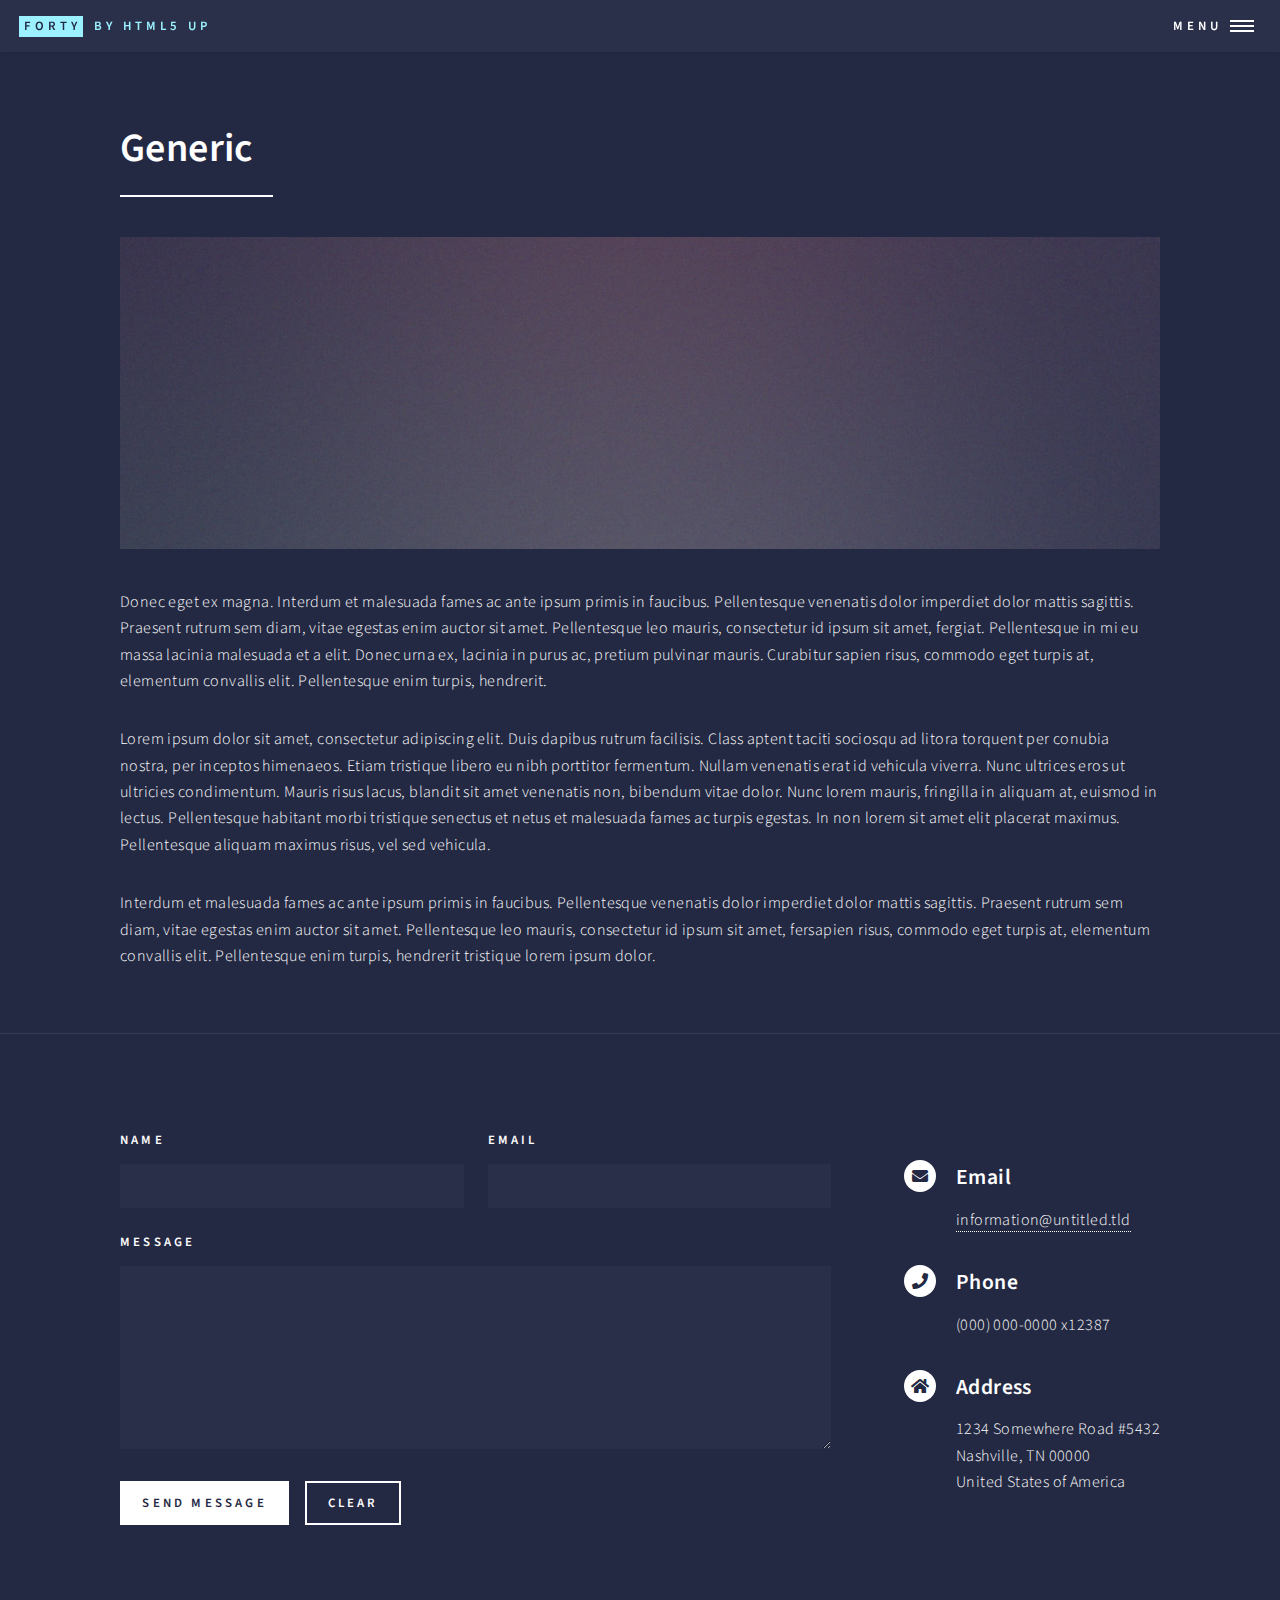
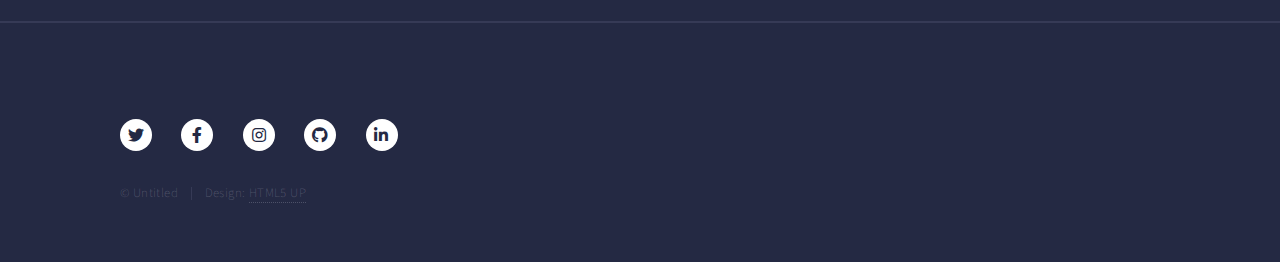
<file: generic.html>
<!DOCTYPE HTML>
<!--
	Forty by HTML5 UP
	html5up.net | @ajlkn
	Free for personal and commercial use under the CCA 3.0 license (html5up.net/license)
-->
<html>
	<head>
		<title>Generic - Forty by HTML5 UP</title>
		<meta charset="utf-8" />
		<meta name="viewport" content="width=device-width, initial-scale=1, user-scalable=no" />
		<link rel="stylesheet" href="assets/css/main.css" />
		<noscript><link rel="stylesheet" href="assets/css/noscript.css" /></noscript>
	</head>
	<body class="is-preload">

		<!-- Wrapper -->
			<div id="wrapper">

				<!-- Header -->
					<header id="header">
						<a href="index.html" class="logo"><strong>Forty</strong> <span>by HTML5 UP</span></a>
						<nav>
							<a href="#menu">Menu</a>
						</nav>
					</header>

				<!-- Menu -->
					<nav id="menu">
						<ul class="links">
							<li><a href="index.html">Home</a></li>
							<li><a href="landing.html">Landing</a></li>
							<li><a href="generic.html">Generic</a></li>
							<li><a href="elements.html">Elements</a></li>
						</ul>
						<ul class="actions stacked">
							<li><a href="#" class="button primary fit">Get Started</a></li>
							<li><a href="#" class="button fit">Log In</a></li>
						</ul>
					</nav>

				<!-- Main -->
					<div id="main" class="alt">

						<!-- One -->
							<section id="one">
								<div class="inner">
									<header class="major">
										<h1>Generic</h1>
									</header>
									<span class="image main"><img src="images/pic11.jpg" alt="" /></span>
									<p>Donec eget ex magna. Interdum et malesuada fames ac ante ipsum primis in faucibus. Pellentesque venenatis dolor imperdiet dolor mattis sagittis. Praesent rutrum sem diam, vitae egestas enim auctor sit amet. Pellentesque leo mauris, consectetur id ipsum sit amet, fergiat. Pellentesque in mi eu massa lacinia malesuada et a elit. Donec urna ex, lacinia in purus ac, pretium pulvinar mauris. Curabitur sapien risus, commodo eget turpis at, elementum convallis elit. Pellentesque enim turpis, hendrerit.</p>
									<p>Lorem ipsum dolor sit amet, consectetur adipiscing elit. Duis dapibus rutrum facilisis. Class aptent taciti sociosqu ad litora torquent per conubia nostra, per inceptos himenaeos. Etiam tristique libero eu nibh porttitor fermentum. Nullam venenatis erat id vehicula viverra. Nunc ultrices eros ut ultricies condimentum. Mauris risus lacus, blandit sit amet venenatis non, bibendum vitae dolor. Nunc lorem mauris, fringilla in aliquam at, euismod in lectus. Pellentesque habitant morbi tristique senectus et netus et malesuada fames ac turpis egestas. In non lorem sit amet elit placerat maximus. Pellentesque aliquam maximus risus, vel sed vehicula.</p>
									<p>Interdum et malesuada fames ac ante ipsum primis in faucibus. Pellentesque venenatis dolor imperdiet dolor mattis sagittis. Praesent rutrum sem diam, vitae egestas enim auctor sit amet. Pellentesque leo mauris, consectetur id ipsum sit amet, fersapien risus, commodo eget turpis at, elementum convallis elit. Pellentesque enim turpis, hendrerit tristique lorem ipsum dolor.</p>
								</div>
							</section>

					</div>

				<!-- Contact -->
					<section id="contact">
						<div class="inner">
							<section>
								<form method="post" action="#">
									<div class="fields">
										<div class="field half">
											<label for="name">Name</label>
											<input type="text" name="name" id="name" />
										</div>
										<div class="field half">
											<label for="email">Email</label>
											<input type="text" name="email" id="email" />
										</div>
										<div class="field">
											<label for="message">Message</label>
											<textarea name="message" id="message" rows="6"></textarea>
										</div>
									</div>
									<ul class="actions">
										<li><input type="submit" value="Send Message" class="primary" /></li>
										<li><input type="reset" value="Clear" /></li>
									</ul>
								</form>
							</section>
							<section class="split">
								<section>
									<div class="contact-method">
										<span class="icon solid alt fa-envelope"></span>
										<h3>Email</h3>
										<a href="#">information@untitled.tld</a>
									</div>
								</section>
								<section>
									<div class="contact-method">
										<span class="icon solid alt fa-phone"></span>
										<h3>Phone</h3>
										<span>(000) 000-0000 x12387</span>
									</div>
								</section>
								<section>
									<div class="contact-method">
										<span class="icon solid alt fa-home"></span>
										<h3>Address</h3>
										<span>1234 Somewhere Road #5432<br />
										Nashville, TN 00000<br />
										United States of America</span>
									</div>
								</section>
							</section>
						</div>
					</section>

				<!-- Footer -->
					<footer id="footer">
						<div class="inner">
							<ul class="icons">
								<li><a href="#" class="icon brands alt fa-twitter"><span class="label">Twitter</span></a></li>
								<li><a href="#" class="icon brands alt fa-facebook-f"><span class="label">Facebook</span></a></li>
								<li><a href="#" class="icon brands alt fa-instagram"><span class="label">Instagram</span></a></li>
								<li><a href="#" class="icon brands alt fa-github"><span class="label">GitHub</span></a></li>
								<li><a href="#" class="icon brands alt fa-linkedin-in"><span class="label">LinkedIn</span></a></li>
							</ul>
							<ul class="copyright">
								<li>&copy; Untitled</li><li>Design: <a href="https://html5up.net">HTML5 UP</a></li>
							</ul>
						</div>
					</footer>

			</div>

		<!-- Scripts -->
			<script src="assets/js/jquery.min.js"></script>
			<script src="assets/js/jquery.scrolly.min.js"></script>
			<script src="assets/js/jquery.scrollex.min.js"></script>
			<script src="assets/js/browser.min.js"></script>
			<script src="assets/js/breakpoints.min.js"></script>
			<script src="assets/js/util.js"></script>
			<script src="assets/js/main.js"></script>

	</body>
</html>
</file>
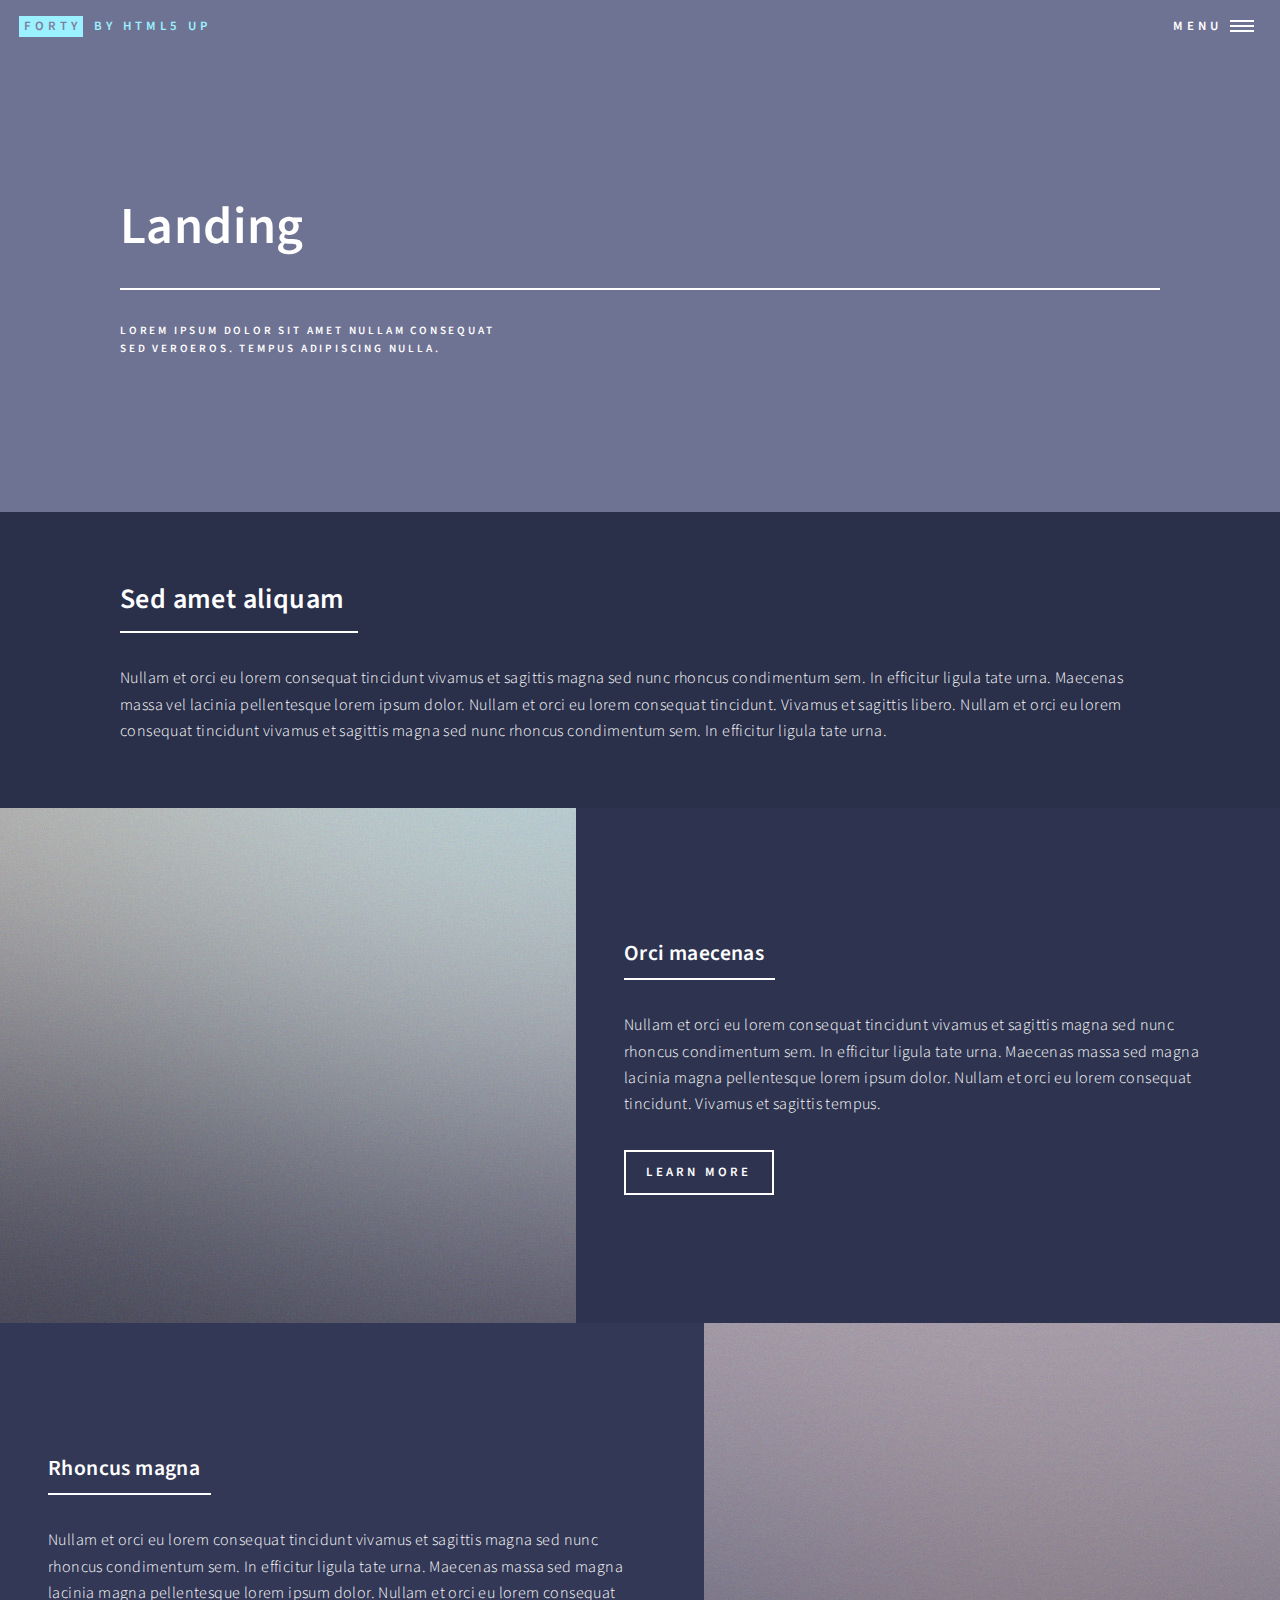
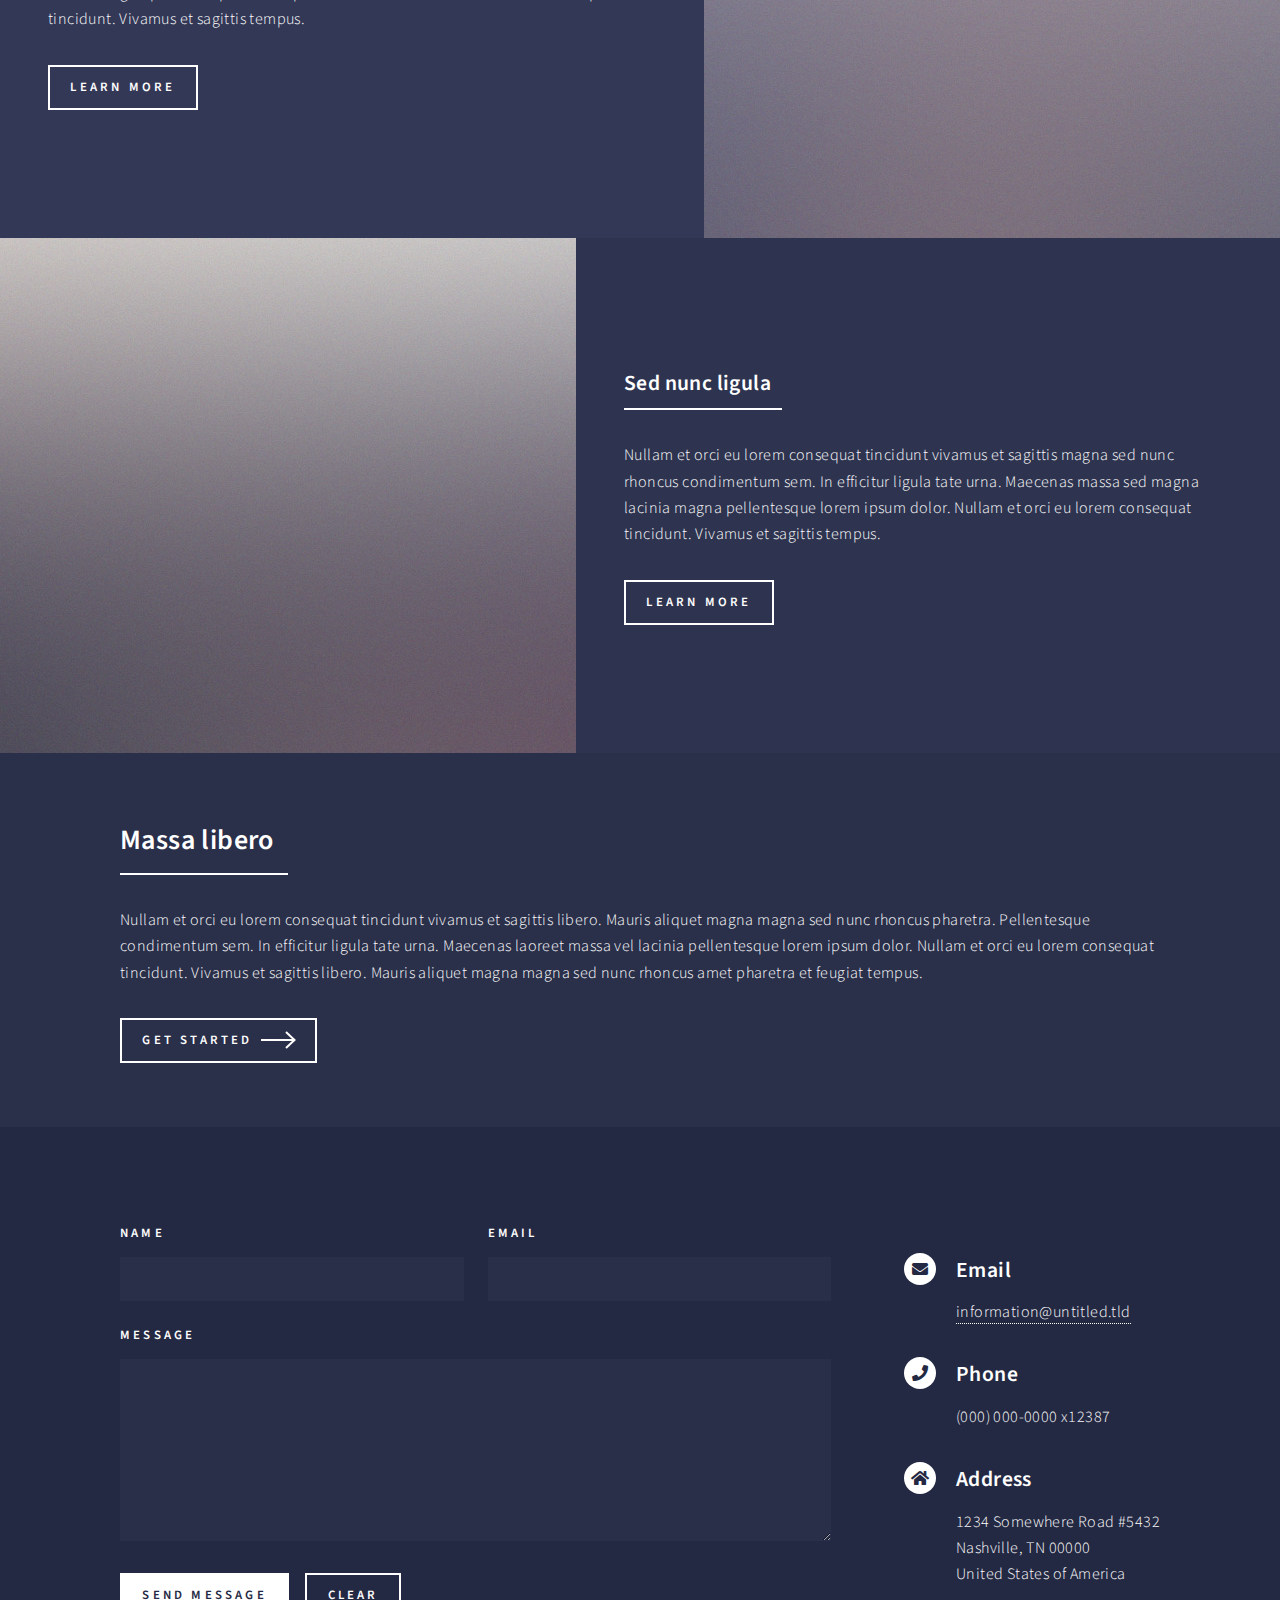
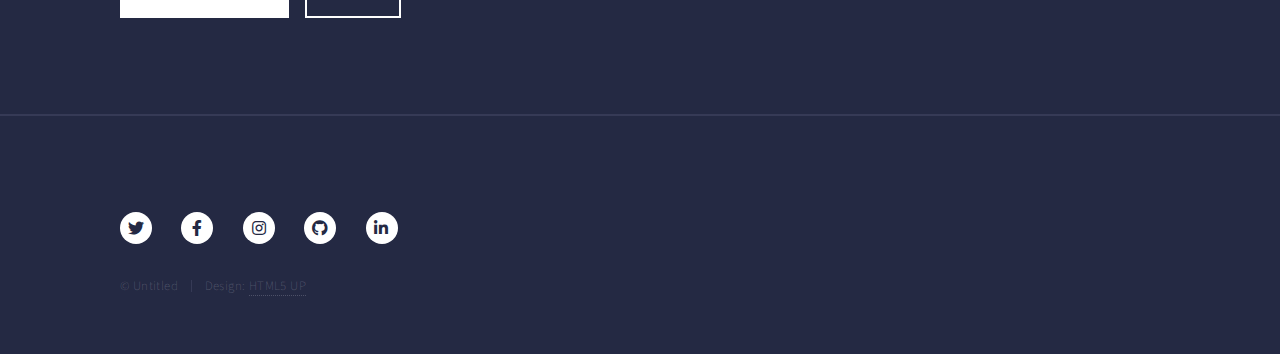
<file: landing.html>
<!DOCTYPE HTML>
<!--
	Forty by HTML5 UP
	html5up.net | @ajlkn
	Free for personal and commercial use under the CCA 3.0 license (html5up.net/license)
-->
<html>
	<head>
		<title>Landing - Forty by HTML5 UP</title>
		<meta charset="utf-8" />
		<meta name="viewport" content="width=device-width, initial-scale=1, user-scalable=no" />
		<link rel="stylesheet" href="assets/css/main.css" />
		<noscript><link rel="stylesheet" href="assets/css/noscript.css" /></noscript>
	</head>
	<body class="is-preload">

		<!-- Wrapper -->
			<div id="wrapper">

				<!-- Header -->
				<!-- Note: The "styleN" class below should match that of the banner element. -->
					<header id="header" class="alt style2">
						<a href="index.html" class="logo"><strong>Forty</strong> <span>by HTML5 UP</span></a>
						<nav>
							<a href="#menu">Menu</a>
						</nav>
					</header>

				<!-- Menu -->
					<nav id="menu">
						<ul class="links">
							<li><a href="index.html">Home</a></li>
							<li><a href="landing.html">Landing</a></li>
							<li><a href="generic.html">Generic</a></li>
							<li><a href="elements.html">Elements</a></li>
						</ul>
						<ul class="actions stacked">
							<li><a href="#" class="button primary fit">Get Started</a></li>
							<li><a href="#" class="button fit">Log In</a></li>
						</ul>
					</nav>

				<!-- Banner -->
				<!-- Note: The "styleN" class below should match that of the header element. -->
					<section id="banner" class="style2">
						<div class="inner">
							<span class="image">
								<img src="images/pic07.jpg" alt="" />
							</span>
							<header class="major">
								<h1>Landing</h1>
							</header>
							<div class="content">
								<p>Lorem ipsum dolor sit amet nullam consequat<br />
								sed veroeros. tempus adipiscing nulla.</p>
							</div>
						</div>
					</section>

				<!-- Main -->
					<div id="main">

						<!-- One -->
							<section id="one">
								<div class="inner">
									<header class="major">
										<h2>Sed amet aliquam</h2>
									</header>
									<p>Nullam et orci eu lorem consequat tincidunt vivamus et sagittis magna sed nunc rhoncus condimentum sem. In efficitur ligula tate urna. Maecenas massa vel lacinia pellentesque lorem ipsum dolor. Nullam et orci eu lorem consequat tincidunt. Vivamus et sagittis libero. Nullam et orci eu lorem consequat tincidunt vivamus et sagittis magna sed nunc rhoncus condimentum sem. In efficitur ligula tate urna.</p>
								</div>
							</section>

						<!-- Two -->
							<section id="two" class="spotlights">
								<section>
									<a href="generic.html" class="image">
										<img src="images/pic08.jpg" alt="" data-position="center center" />
									</a>
									<div class="content">
										<div class="inner">
											<header class="major">
												<h3>Orci maecenas</h3>
											</header>
											<p>Nullam et orci eu lorem consequat tincidunt vivamus et sagittis magna sed nunc rhoncus condimentum sem. In efficitur ligula tate urna. Maecenas massa sed magna lacinia magna pellentesque lorem ipsum dolor. Nullam et orci eu lorem consequat tincidunt. Vivamus et sagittis tempus.</p>
											<ul class="actions">
												<li><a href="generic.html" class="button">Learn more</a></li>
											</ul>
										</div>
									</div>
								</section>
								<section>
									<a href="generic.html" class="image">
										<img src="images/pic09.jpg" alt="" data-position="top center" />
									</a>
									<div class="content">
										<div class="inner">
											<header class="major">
												<h3>Rhoncus magna</h3>
											</header>
											<p>Nullam et orci eu lorem consequat tincidunt vivamus et sagittis magna sed nunc rhoncus condimentum sem. In efficitur ligula tate urna. Maecenas massa sed magna lacinia magna pellentesque lorem ipsum dolor. Nullam et orci eu lorem consequat tincidunt. Vivamus et sagittis tempus.</p>
											<ul class="actions">
												<li><a href="generic.html" class="button">Learn more</a></li>
											</ul>
										</div>
									</div>
								</section>
								<section>
									<a href="generic.html" class="image">
										<img src="images/pic10.jpg" alt="" data-position="25% 25%" />
									</a>
									<div class="content">
										<div class="inner">
											<header class="major">
												<h3>Sed nunc ligula</h3>
											</header>
											<p>Nullam et orci eu lorem consequat tincidunt vivamus et sagittis magna sed nunc rhoncus condimentum sem. In efficitur ligula tate urna. Maecenas massa sed magna lacinia magna pellentesque lorem ipsum dolor. Nullam et orci eu lorem consequat tincidunt. Vivamus et sagittis tempus.</p>
											<ul class="actions">
												<li><a href="generic.html" class="button">Learn more</a></li>
											</ul>
										</div>
									</div>
								</section>
							</section>

						<!-- Three -->
							<section id="three">
								<div class="inner">
									<header class="major">
										<h2>Massa libero</h2>
									</header>
									<p>Nullam et orci eu lorem consequat tincidunt vivamus et sagittis libero. Mauris aliquet magna magna sed nunc rhoncus pharetra. Pellentesque condimentum sem. In efficitur ligula tate urna. Maecenas laoreet massa vel lacinia pellentesque lorem ipsum dolor. Nullam et orci eu lorem consequat tincidunt. Vivamus et sagittis libero. Mauris aliquet magna magna sed nunc rhoncus amet pharetra et feugiat tempus.</p>
									<ul class="actions">
										<li><a href="generic.html" class="button next">Get Started</a></li>
									</ul>
								</div>
							</section>

					</div>

				<!-- Contact -->
					<section id="contact">
						<div class="inner">
							<section>
								<form method="post" action="#">
									<div class="fields">
										<div class="field half">
											<label for="name">Name</label>
											<input type="text" name="name" id="name" />
										</div>
										<div class="field half">
											<label for="email">Email</label>
											<input type="text" name="email" id="email" />
										</div>
										<div class="field">
											<label for="message">Message</label>
											<textarea name="message" id="message" rows="6"></textarea>
										</div>
									</div>
									<ul class="actions">
										<li><input type="submit" value="Send Message" class="primary" /></li>
										<li><input type="reset" value="Clear" /></li>
									</ul>
								</form>
							</section>
							<section class="split">
								<section>
									<div class="contact-method">
										<span class="icon solid alt fa-envelope"></span>
										<h3>Email</h3>
										<a href="#">information@untitled.tld</a>
									</div>
								</section>
								<section>
									<div class="contact-method">
										<span class="icon solid alt fa-phone"></span>
										<h3>Phone</h3>
										<span>(000) 000-0000 x12387</span>
									</div>
								</section>
								<section>
									<div class="contact-method">
										<span class="icon solid alt fa-home"></span>
										<h3>Address</h3>
										<span>1234 Somewhere Road #5432<br />
										Nashville, TN 00000<br />
										United States of America</span>
									</div>
								</section>
							</section>
						</div>
					</section>

				<!-- Footer -->
					<footer id="footer">
						<div class="inner">
							<ul class="icons">
								<li><a href="#" class="icon brands alt fa-twitter"><span class="label">Twitter</span></a></li>
								<li><a href="#" class="icon brands alt fa-facebook-f"><span class="label">Facebook</span></a></li>
								<li><a href="#" class="icon brands alt fa-instagram"><span class="label">Instagram</span></a></li>
								<li><a href="#" class="icon brands alt fa-github"><span class="label">GitHub</span></a></li>
								<li><a href="#" class="icon brands alt fa-linkedin-in"><span class="label">LinkedIn</span></a></li>
							</ul>
							<ul class="copyright">
								<li>&copy; Untitled</li><li>Design: <a href="https://html5up.net">HTML5 UP</a></li>
							</ul>
						</div>
					</footer>

			</div>

		<!-- Scripts -->
			<script src="assets/js/jquery.min.js"></script>
			<script src="assets/js/jquery.scrolly.min.js"></script>
			<script src="assets/js/jquery.scrollex.min.js"></script>
			<script src="assets/js/browser.min.js"></script>
			<script src="assets/js/breakpoints.min.js"></script>
			<script src="assets/js/util.js"></script>
			<script src="assets/js/main.js"></script>

	</body>
</html>
</file>
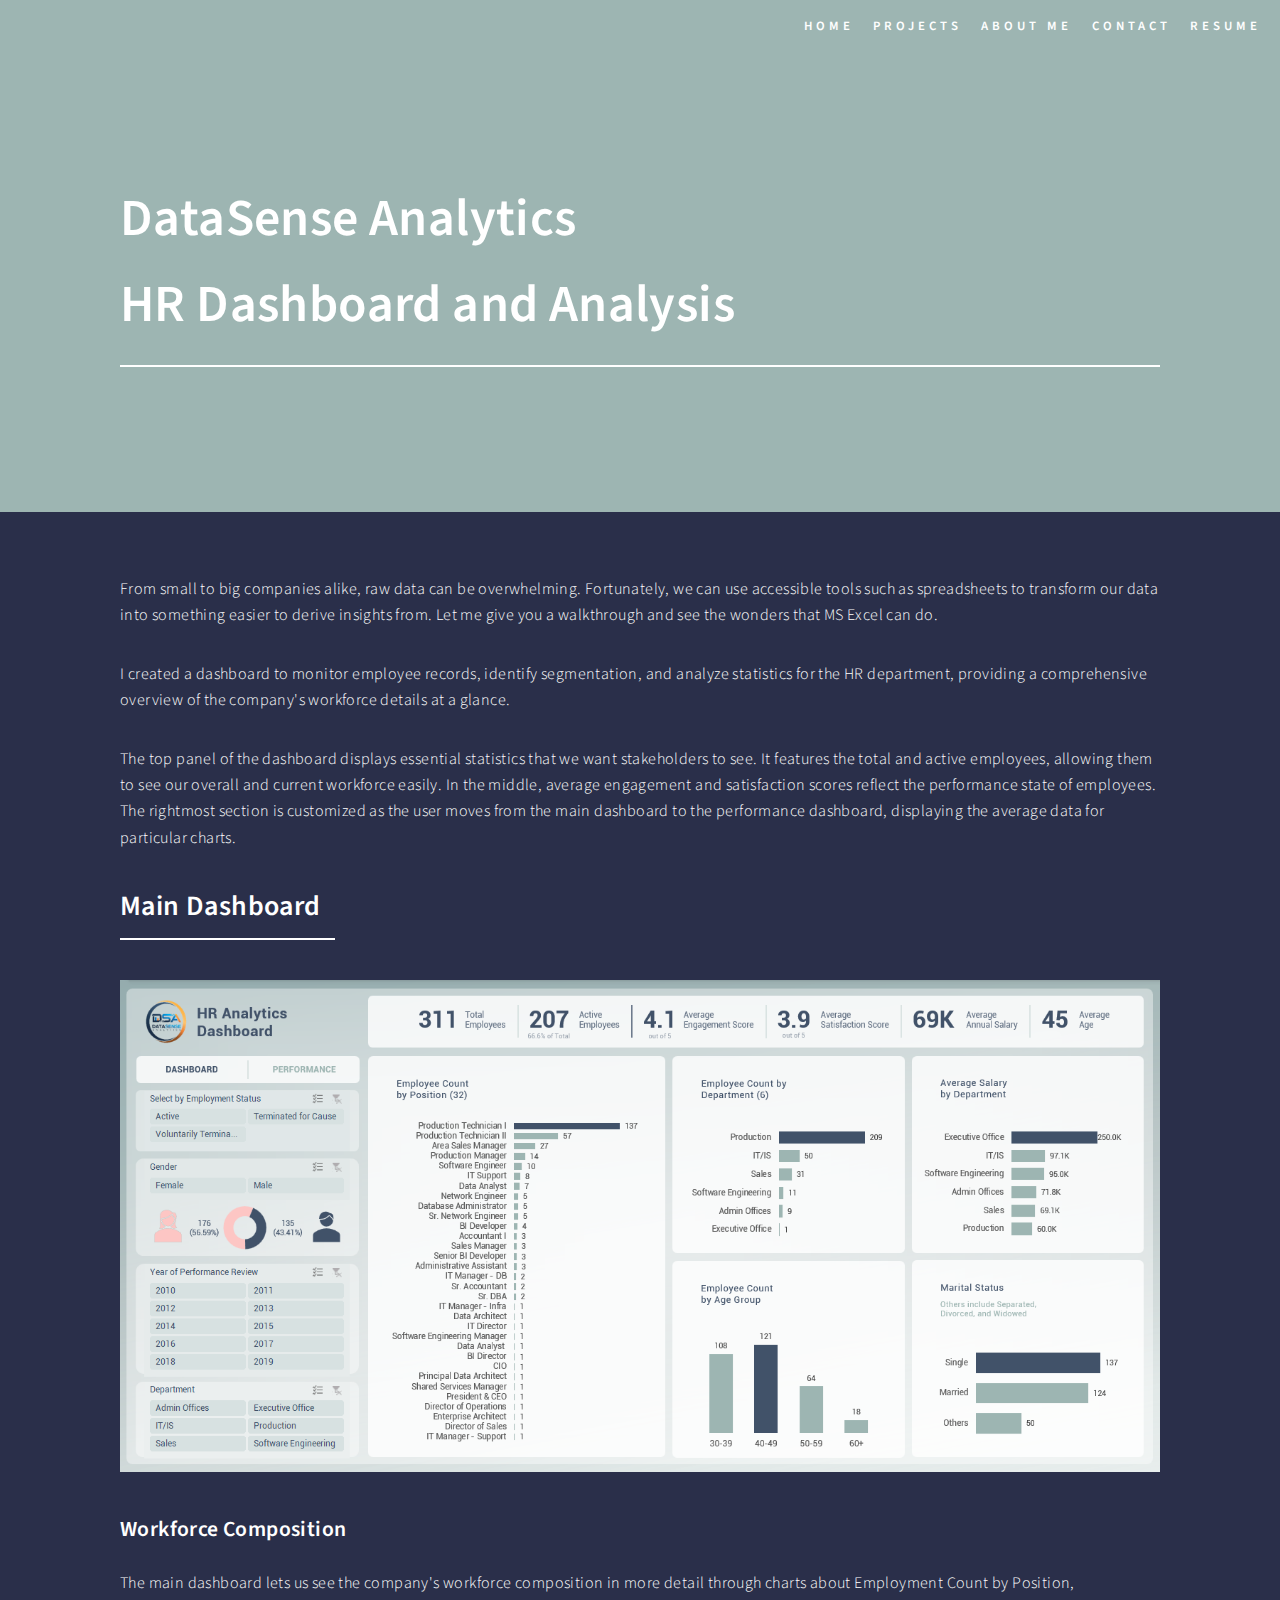
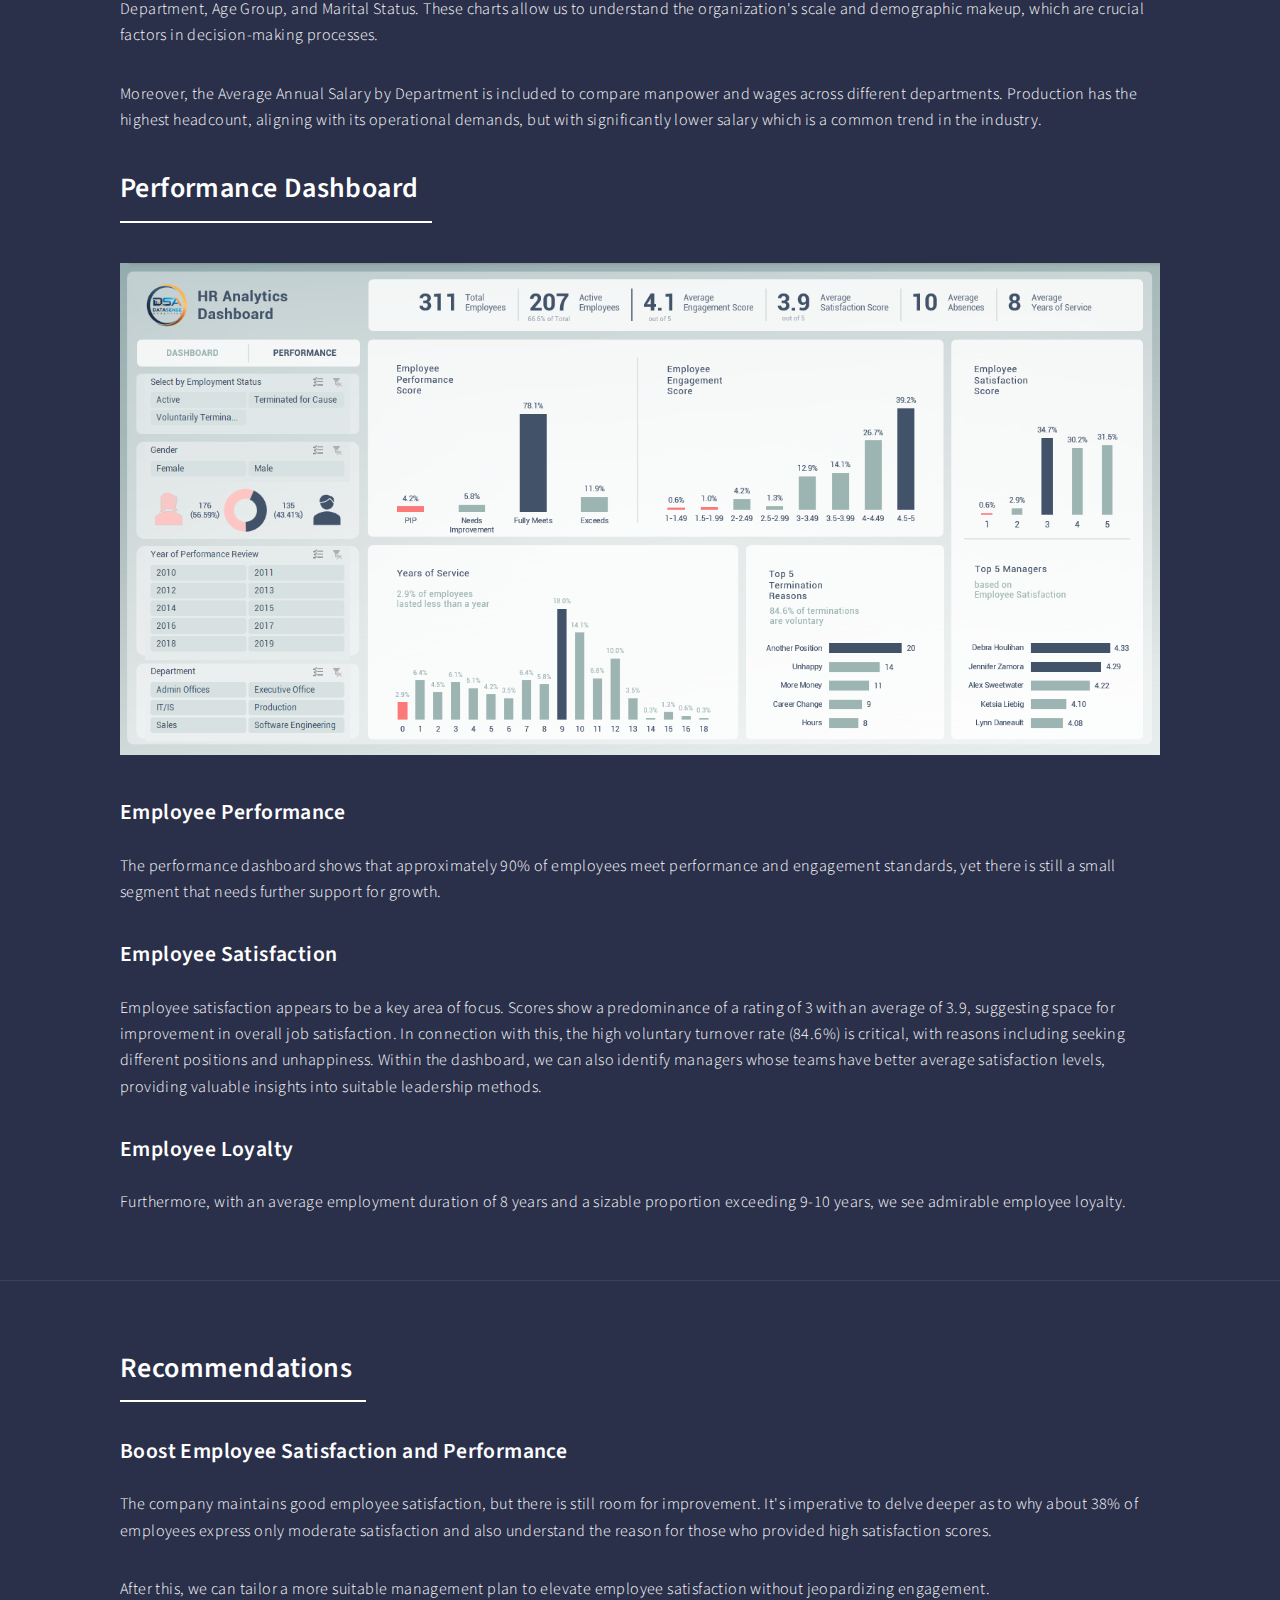
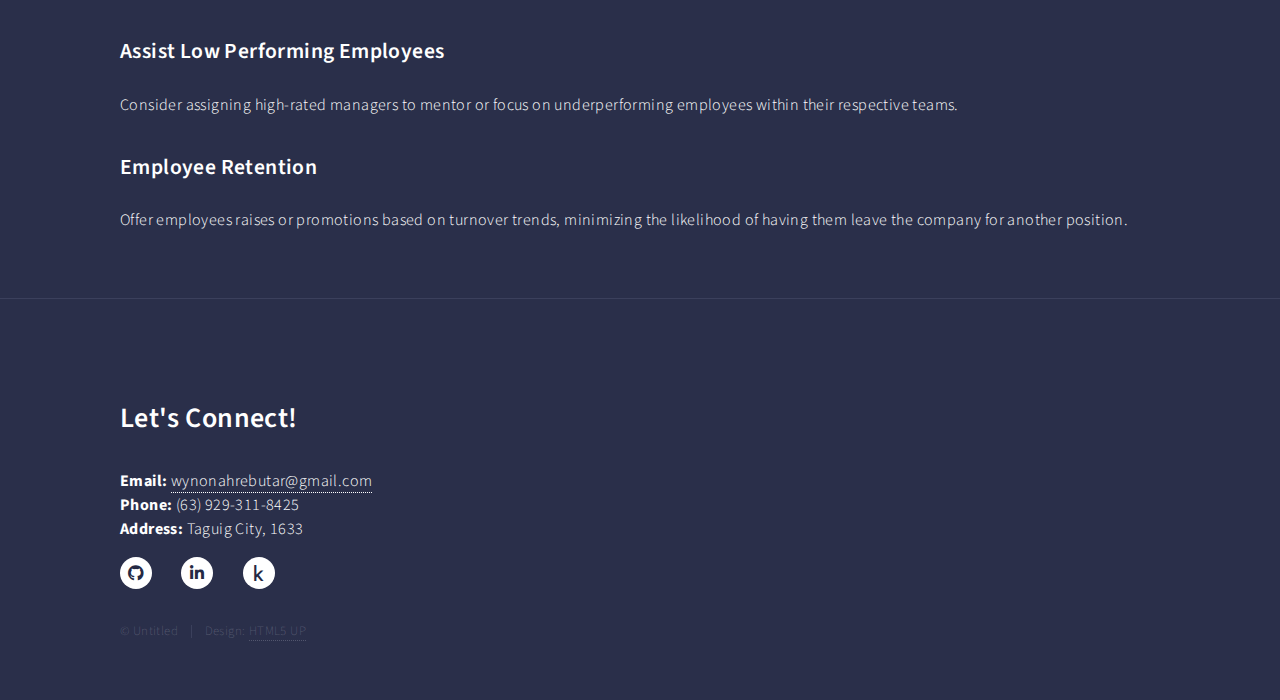
<file: Proj3_HRAnalytics.html>
<!DOCTYPE HTML>
<!--
	Forty by HTML5 UP
	html5up.net | @ajlkn
	Free for personal and commercial use under the CCA 3.0 license (html5up.net/license)
-->
<html>
	<head>
		<title>Wynonah Rebutar | DSA HR Dashboard</title>
		<meta charset="utf-8" />
		<meta name="viewport" content="width=device-width, initial-scale=1, user-scalable=no" />
		<link rel="icon" type="image/png" href="images/logo_tab_HR.png">
        <link rel="stylesheet" href="assets/css/main.css" />
		<noscript><link rel="stylesheet" href="assets/css/noscript.css" /></noscript>
	</head>
	<body class="is-preload">

		<!-- Wrapper -->
			<div id="wrapper">

				<!-- Header -->
                <header id="header" class="alt">
                    <nav>
                        <a href="index.html#banner">Home</a>
                        <a href="index.html#intro">Projects</a>
                        <a href="index.html#aboutme">About Me</a>
                        <a href="#footer">Contact</a>
                        <a href="files/Wynonah_Rebutar_Resume.pdf" target="_blank">Resume</a>
                    </nav>
                </header>

				<!-- Banner -->
				<!-- Note: The "styleN" class below should match that of the header element. -->
					<section id="banner" class="styleHR">
						<div class="inner">
							<span class="image">
								<img src="images/pic07.jpg" alt="" />
							</span>
							<header class="major">
								<h1>DataSense Analytics</br>
                                    HR Dashboard and Analysis</h1>
							</header>
						</div>
					</section>

				<!-- Main -->
					<div id="main">

						<!-- Intro -->
                                <section id="one">
                                    <div class="inner">

                                        <p>From small to big companies alike, raw data can be overwhelming. Fortunately, we can use accessible tools such as spreadsheets to transform our data into something easier to derive insights from. Let me give you a walkthrough and see the wonders that MS Excel can do.</p>
                                        <p>I created a dashboard to monitor employee records, identify segmentation, and analyze statistics for the HR department, providing a comprehensive overview of the company's workforce details at a glance.</p>
                                        <p>The top panel of the dashboard displays essential statistics that we want stakeholders to see. It features the total and active employees, allowing them to see our overall and current workforce easily. In the middle, average engagement and satisfaction scores reflect the performance state of employees. The rightmost section is customized as the user moves from the main dashboard to the performance dashboard, displaying the average data for particular charts.</p>

                                        <header class="major">
                                            <h2>Main Dashboard</h2>
                                        </header>

                                        <span class="image main"><img src="images/pic-proj3-hr-main.png" alt="" /></span>

                                        <h3>Workforce Composition</h3>
                                        <p>The main dashboard lets us see the company's workforce composition in more detail through charts about Employment Count by Position, Department, Age Group, and Marital Status. These charts allow us to understand the organization's scale and demographic makeup, which are crucial factors in decision-making processes.</p>
                                        <p>Moreover, the Average Annual Salary by Department is included to compare manpower and wages across different departments. Production has the highest headcount, aligning with its operational demands, but with significantly lower salary which is a common trend in the industry.</p>

                                        <header class="major">
                                            <h2>Performance Dashboard</h2>
                                        </header>

                                        <span class="image main"><img src="images/pic-proj3-hr-perf.png" alt="" /></span>

                                        <h3>Employee Performance</h3>
                                        <p>The performance dashboard shows that approximately 90% of employees meet performance and engagement standards, yet there is still a small segment that needs further support for growth. </p>
                                    
                                        <h3>Employee Satisfaction</h3>
                                        <p>Employee satisfaction appears to be a key area of focus. Scores show a predominance of a rating of 3 with an average of 3.9, suggesting space for improvement in overall job satisfaction. In connection with this, the high voluntary turnover rate (84.6%) is critical, with reasons including seeking different positions and unhappiness. Within the dashboard, we can also identify managers whose teams have better average satisfaction levels, providing valuable insights into suitable leadership methods. </p>

                                        <h3>Employee Loyalty</h3>
                                        <p>Furthermore, with an average employment duration of 8 years and a sizable proportion exceeding 9-10 years, we see admirable employee loyalty.</p>

                                    </div>
                                </section>

						<!-- Recommendations -->
                                <section id="one">
                                    <div class="inner">                               

                                        <header class="major">
                                            <h2>Recommendations</h2>
                                        </header>

                                        <h3>Boost Employee Satisfaction and Performance</h3>
                                        <p>The company maintains good employee satisfaction, but there is still room for improvement. It's imperative to delve deeper as to why about 38% of employees express only moderate satisfaction and also understand the reason for those who provided high satisfaction scores.</p>
                                        <p>After this, we can tailor a more suitable management plan to elevate employee satisfaction without jeopardizing engagement.</p>

                                        <h3>Assist Low Performing Employees</h3>
                                        <p>Consider assigning high-rated managers to mentor or focus on underperforming employees within their respective teams.</p>
                                    
                                        <h3>Employee Retention</h3>
                                        <p>Offer employees raises or promotions based on turnover trends, minimizing the likelihood of having them leave the company for another position.</p>
                                    
                                    </div>
                                </section>

				<!-- Footer -->
                <footer id="footer">
                    <div class="inner">
                        <div class="contact-info">
							<h2>Let's Connect!</h2>
							<p><strong>Email:</strong> <a href="mailto:wynonahrebutar@gmail.com">wynonahrebutar@gmail.com</a></p>
							<p><strong>Phone:</strong> (63) 929-311-8425</p>
							<p><strong>Address:</strong> Taguig City, 1633</p>
                        </div>
                        <ul class="icons">
                            <li><a href="https://github.com/wynonah" target="_blank" class="icon brands alt fa-github"><span class="label">GitHub</span></a></li>
                            <li><a href="https://www.linkedin.com/in/wynonah-r-b30142210/" target="_blank" class="icon brands alt fa-linkedin-in"><span class="label">LinkedIn</span></a></li>
                            <li><a href="https://www.kaggle.com/wynonahrebutar" target="_blank" class="icon brands alt fa-kaggle"><span class="label">Kaggle</span></a></li>
                        </ul>
                        <ul class="copyright">
                            <li>&copy; Untitled</li><li>Design: <a href="https://html5up.net">HTML5 UP</a></li>
                        </ul>
                    </div>
                </footer>
                

			</div>

		<!-- Scripts -->
			<script src="assets/js/jquery.min.js"></script>
			<script src="assets/js/jquery.scrolly.min.js"></script>
			<script src="assets/js/jquery.scrollex.min.js"></script>
			<script src="assets/js/browser.min.js"></script>
			<script src="assets/js/breakpoints.min.js"></script>
			<script src="assets/js/util.js"></script>
			<script src="assets/js/main.js"></script>

            <script>
				// Smooth scrolling for anchor links
				document.querySelectorAll('a[href^="#"]').forEach(anchor => {
					anchor.addEventListener('click', function (e) {
						e.preventDefault();
			
						const targetId = this.getAttribute('href').substring(1);
						const targetElement = document.getElementById(targetId);
			
						if (targetElement) {
							const targetOffset = targetElement.offsetTop;
							const currentScrollPosition = window.pageYOffset;
							const duration = 1000; // Duration of the scroll animation in milliseconds
							const distanceToScroll = Math.abs(targetOffset - currentScrollPosition);
							const startTime = performance.now();
			
							function scrollAnimation(currentTime) {
								const elapsedTime = currentTime - startTime;
								const progress = Math.min(elapsedTime / duration, 1); // Ensure progress does not exceed 1
								const easing = easeInOutQuad(progress); // Use easeInOutQuad easing function (see below)
								const newPosition = currentScrollPosition + (distanceToScroll * easing * (targetOffset > currentScrollPosition ? 1 : -1));
								window.scrollTo(0, newPosition);
			
								if (elapsedTime < duration) {
									window.requestAnimationFrame(scrollAnimation);
								}
							}
			
							function easeInOutQuad(t) {
								return t < 0.5 ? 2 * t * t : -1 + (4 - 2 * t) * t;
							}
			
							window.requestAnimationFrame(scrollAnimation);
						}
					});
				});
			</script>

	</body>
</html>
</file>
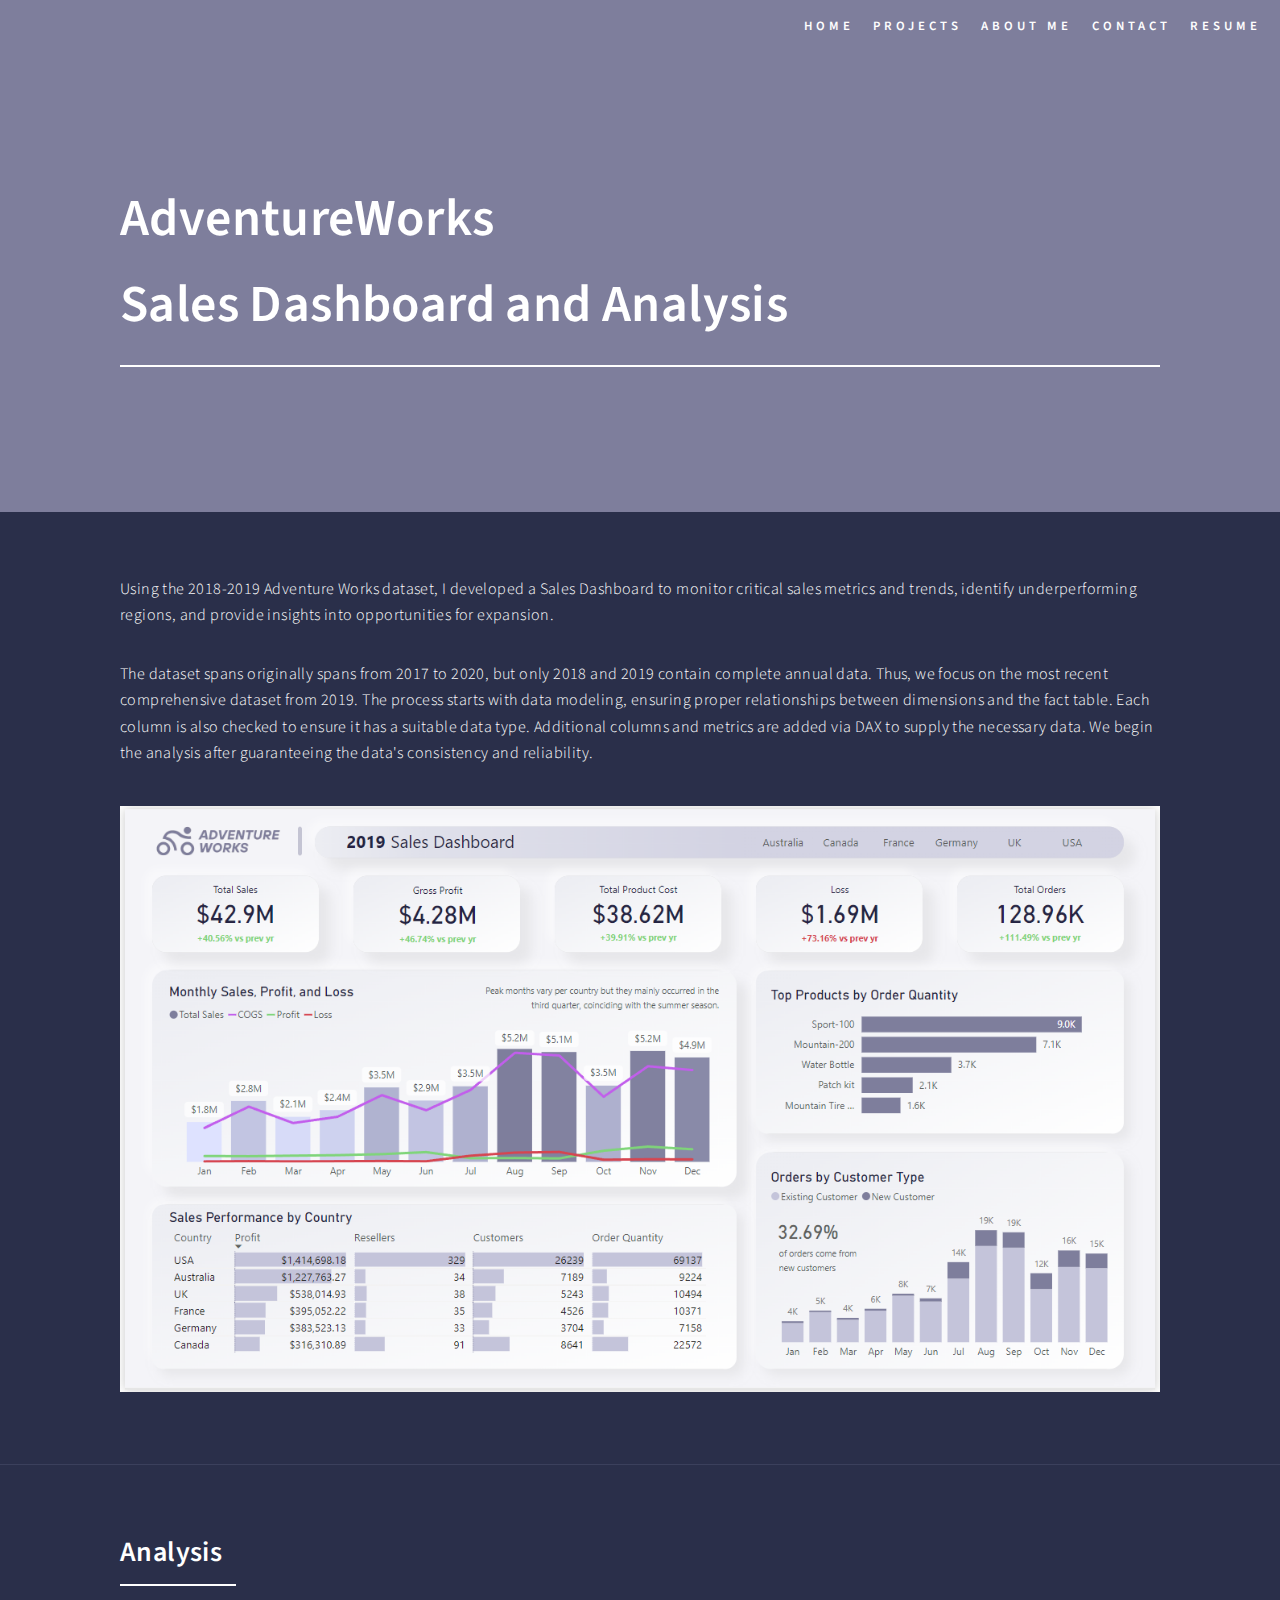
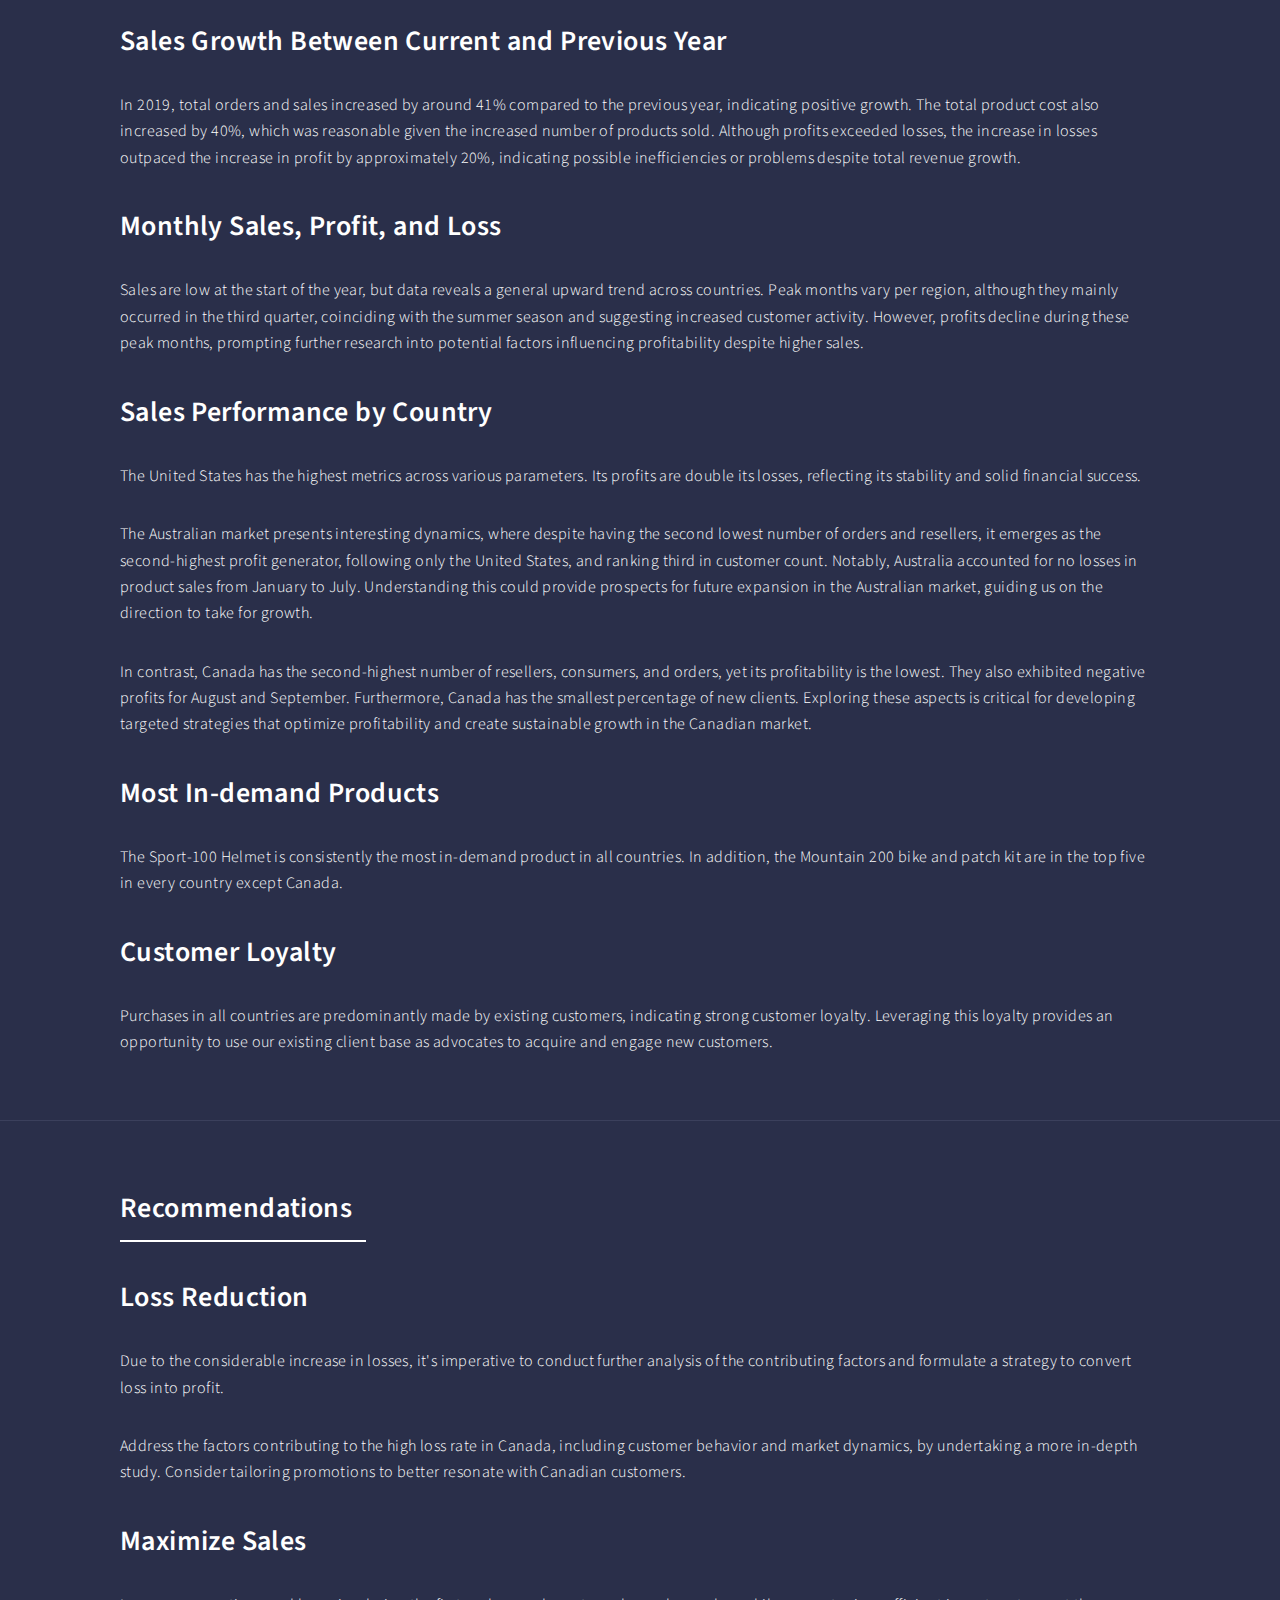
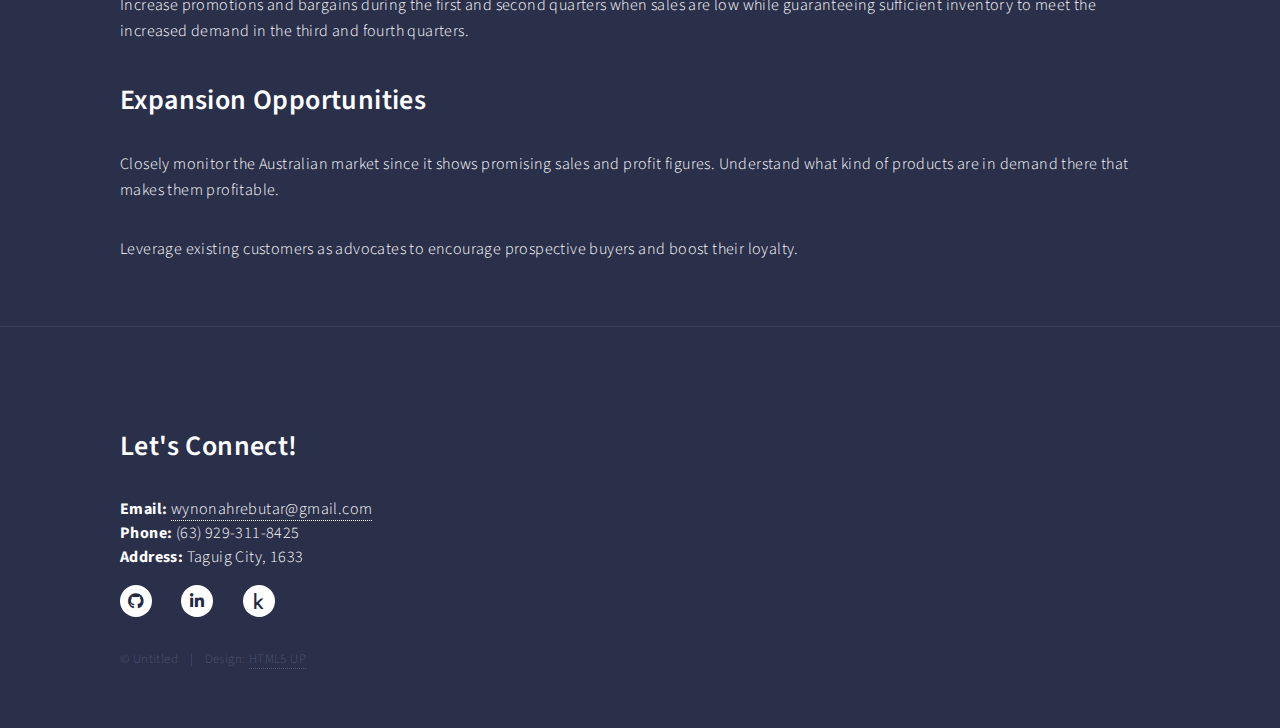
<file: Proj4_AdventureWorks.html>
<!DOCTYPE HTML>
<!--
	Forty by HTML5 UP
	html5up.net | @ajlkn
	Free for personal and commercial use under the CCA 3.0 license (html5up.net/license)
-->
<html>
	<head>
		<title>Wynonah Rebutar | AdventureWorks Sales Dashboard</title>
		<meta charset="utf-8" />
		<meta name="viewport" content="width=device-width, initial-scale=1, user-scalable=no" />
		<link rel="icon" type="image/png" href="images/logo_tab_AW.png">
        <link rel="stylesheet" href="assets/css/main.css" />
		<noscript><link rel="stylesheet" href="assets/css/noscript.css" /></noscript>
	</head>
	<body class="is-preload">

		<!-- Wrapper -->
			<div id="wrapper">

				<!-- Header -->
                <header id="header" class="alt">
                    <nav>
                        <a href="index.html#banner">Home</a>
                        <a href="index.html#intro">Projects</a>
                        <a href="index.html#aboutme">About Me</a>
                        <a href="#footer">Contact</a>
                        <a href="files/Wynonah_Rebutar_Resume.pdf" target="_blank">Resume</a>
                    </nav>
                </header>

				<!-- Banner -->
				<!-- Note: The "styleN" class below should match that of the header element. -->
					<section id="banner" class="styleAW">
						<div class="inner">
							<span class="image">
								<img src="images/pic07.jpg" alt="" />
							</span>
							<header class="major">
								<h1>AdventureWorks </br>
                                    Sales Dashboard and Analysis</h1>
							</header>
						</div>
					</section>

				<!-- Main -->
					<div id="main">

						<!-- Intro -->
                                <section id="intro">
                                    <div class="inner">

                                        <p>Using the 2018-2019 Adventure Works dataset, I developed a Sales Dashboard to monitor critical sales metrics and trends, identify underperforming regions, and provide insights into opportunities for expansion.</p>
                                        <p>The dataset spans originally spans from 2017 to 2020, but only 2018 and 2019 contain complete annual data. Thus, we focus on the most recent comprehensive dataset from 2019. The process starts with data modeling, ensuring proper relationships between dimensions and the fact table. Each column is also checked to ensure it has a suitable data type. Additional columns and metrics are added via DAX to supply the necessary data. We begin the analysis after guaranteeing the data's consistency and reliability.</p>
                                        
                                        <span class="image main"><img src="images/pic-proj4-aw.png" alt="" /></span>

                                    </div>
                                </section>

						<!-- Analysis -->
                                 <section id="analysis">
                                    <div class="inner">                               

                                        <header class="major">
                                            <h2>Analysis</h2>
                                        </header>
                                        
                                        <h2>Sales Growth Between Current and Previous Year</h2>                                       
                                        <p>In 2019, total orders and sales increased by around 41% compared to the previous year, indicating positive growth. The total product cost also increased by 40%, which was reasonable given the increased number of products sold. Although profits exceeded losses, the increase in losses outpaced the increase in profit by approximately 20%, indicating possible inefficiencies or problems despite total revenue growth.</p>
                                    
                                        <h2>Monthly Sales, Profit, and Loss </h2>
                                        <p>Sales are low at the start of the year, but data reveals a general upward trend across countries. Peak months vary per region, although they mainly occurred in the third quarter, coinciding with the summer season and suggesting increased customer activity. However, profits decline during these peak months, prompting further research into potential factors influencing profitability despite higher sales.</p>

                                        <h2>Sales Performance by Country</h2>
                                        <p>The United States has the highest metrics across various parameters. Its profits are double its losses, reflecting its stability and solid financial success.</p>
                                        <p>The Australian market presents interesting dynamics, where despite having the second lowest number of orders and resellers, it emerges as the second-highest profit generator, following only the United States, and ranking third in customer count. Notably, Australia accounted for no losses in product sales from January to July. Understanding this could provide prospects for future expansion in the Australian market, guiding us on the direction to take for growth.</p>
                                        <p>In contrast, Canada has the second-highest number of resellers, consumers, and orders, yet its profitability is the lowest. They also exhibited negative profits for August and September. Furthermore, Canada has the smallest percentage of new clients. Exploring these aspects is critical for developing targeted strategies that optimize profitability and create sustainable growth in the Canadian market.</p>

                                        <h2>Most In-demand Products</h2>
                                        <p>The Sport-100 Helmet is consistently the most in-demand product in all countries. In addition, the Mountain 200 bike and patch kit are in the top five in every country except Canada.</p>

                                        <h2>Customer Loyalty</h2>
                                        <p>Purchases in all countries are predominantly made by existing customers, indicating strong customer loyalty. Leveraging this loyalty provides an opportunity to use our existing client base as advocates to acquire and engage new customers.</p>

                                    </div>
                                </section>

						<!-- Recommendations -->
                                <section id="recommendations">
                                    <div class="inner">                               

                                        <header class="major">
                                            <h2>Recommendations</h2>
                                        </header>

										<h2>Loss Reduction</h2>
										<p>Due to the considerable increase in losses, it's imperative to conduct further analysis of the contributing factors and formulate a strategy to convert loss into profit.</p>
										<p>Address the factors contributing to the high loss rate in Canada, including customer behavior and market dynamics, by undertaking a more in-depth study. Consider tailoring promotions to better resonate with Canadian customers.</p>

										<h2>Maximize Sales</h2>
										<p>Increase promotions and bargains during the first and second quarters when sales are low while guaranteeing sufficient inventory to meet the increased demand in the third and fourth quarters.</p>
										
										<h2>Expansion Opportunities</h2>
										<p>Closely monitor the Australian market since it shows promising sales and profit figures. Understand what kind of products are in demand there that makes them profitable.</p>
										<p>Leverage existing customers as advocates to encourage prospective buyers and boost their loyalty.</p>
										
                                    </div>
                                </section>


				<!-- Footer -->
                <footer id="footer">
                    <div class="inner">
                        <div class="contact-info">
							<h2>Let's Connect!</h2>
							<p><strong>Email:</strong> <a href="mailto:wynonahrebutar@gmail.com">wynonahrebutar@gmail.com</a></p>
							<p><strong>Phone:</strong> (63) 929-311-8425</p>
							<p><strong>Address:</strong> Taguig City, 1633</p>
                        </div>
                        <ul class="icons">
                            <li><a href="https://github.com/wynonah" target="_blank" class="icon brands alt fa-github"><span class="label">GitHub</span></a></li>
                            <li><a href="https://www.linkedin.com/in/wynonah-r-b30142210/" target="_blank" class="icon brands alt fa-linkedin-in"><span class="label">LinkedIn</span></a></li>
                            <li><a href="https://www.kaggle.com/wynonahrebutar" target="_blank" class="icon brands alt fa-kaggle"><span class="label">Kaggle</span></a></li>
                        </ul>
                        <ul class="copyright">
                            <li>&copy; Untitled</li><li>Design: <a href="https://html5up.net">HTML5 UP</a></li>
                        </ul>
                    </div>
                </footer>
                

			</div>

		<!-- Scripts -->
			<script src="assets/js/jquery.min.js"></script>
			<script src="assets/js/jquery.scrolly.min.js"></script>
			<script src="assets/js/jquery.scrollex.min.js"></script>
			<script src="assets/js/browser.min.js"></script>
			<script src="assets/js/breakpoints.min.js"></script>
			<script src="assets/js/util.js"></script>
			<script src="assets/js/main.js"></script>

            <script>
				// Smooth scrolling for anchor links
				document.querySelectorAll('a[href^="#"]').forEach(anchor => {
					anchor.addEventListener('click', function (e) {
						e.preventDefault();
			
						const targetId = this.getAttribute('href').substring(1);
						const targetElement = document.getElementById(targetId);
			
						if (targetElement) {
							const targetOffset = targetElement.offsetTop;
							const currentScrollPosition = window.pageYOffset;
							const duration = 1000; // Duration of the scroll animation in milliseconds
							const distanceToScroll = Math.abs(targetOffset - currentScrollPosition);
							const startTime = performance.now();
			
							function scrollAnimation(currentTime) {
								const elapsedTime = currentTime - startTime;
								const progress = Math.min(elapsedTime / duration, 1); // Ensure progress does not exceed 1
								const easing = easeInOutQuad(progress); // Use easeInOutQuad easing function (see below)
								const newPosition = currentScrollPosition + (distanceToScroll * easing * (targetOffset > currentScrollPosition ? 1 : -1));
								window.scrollTo(0, newPosition);
			
								if (elapsedTime < duration) {
									window.requestAnimationFrame(scrollAnimation);
								}
							}
			
							function easeInOutQuad(t) {
								return t < 0.5 ? 2 * t * t : -1 + (4 - 2 * t) * t;
							}
			
							window.requestAnimationFrame(scrollAnimation);
						}
					});
				});
			</script>

	</body>
</html>
</file>
<file: assets/css/noscript.css>
/*
	Forty by HTML5 UP
	html5up.net | @ajlkn
	Free for personal and commercial use under the CCA 3.0 license (html5up.net/license)
*/

/* Banner */

	body.is-preload #banner:after {
		opacity: 0.85;
	}

	body.is-preload #banner > .inner {
		-moz-filter: none;
		-webkit-filter: none;
		-ms-filter: none;
		filter: none;
		-moz-transform: none;
		-webkit-transform: none;
		-ms-transform: none;
		transform: none;
		opacity: 1;
	}
</file>
<file: assets/css/main.css>
@import url(fontawesome-all.min.css);
@import url("https://fonts.googleapis.com/css?family=Source+Sans+Pro:300,300italic,600,600italic");

/*
	Forty by HTML5 UP
	html5up.net | @ajlkn
	Free for personal and commercial use under the CCA 3.0 license (html5up.net/license)
*/

html, body, div, span, applet, object,
iframe, h1, h2, h3, h4, h5, h6, p, blockquote,
pre, a, abbr, acronym, address, big, cite,
code, del, dfn, em, img, ins, kbd, q, s, samp,
small, strike, strong, sub, sup, tt, var, b,
u, i, center, dl, dt, dd, ol, ul, li, fieldset,
form, label, legend, table, caption, tbody,
tfoot, thead, tr, th, td, article, aside,
canvas, details, embed, figure, figcaption,
footer, header, hgroup, menu, nav, output, ruby,
section, summary, time, mark, audio, video {
	margin: 0;
	padding: 0;
	border: 0;
	font-size: 100%;
	font: inherit;
	vertical-align: baseline;}

article, aside, details, figcaption, figure,
footer, header, hgroup, menu, nav, section {
	display: block;}

body {
	line-height: 1;
}

ol, ul {
	list-style: none;
}

blockquote, q {
	quotes: none;
}

	blockquote:before, blockquote:after, q:before, q:after {
		content: '';
		content: none;
	}

table {
	border-collapse: collapse;
	border-spacing: 0;
}

body {
	-webkit-text-size-adjust: none;
}

mark {
	background-color: transparent;
	color: inherit;
}

input::-moz-focus-inner {
	border: 0;
	padding: 0;
}

input, select, textarea {
	-moz-appearance: none;
	-webkit-appearance: none;
	-ms-appearance: none;
	appearance: none;
}

/* Basic */

	@-ms-viewport {
		width: device-width;
	}

	body {
		-ms-overflow-style: scrollbar;
	}

	@media screen and (max-width: 480px) {

		html, body {
			min-width: 320px;
		}

	}

	html {
		box-sizing: border-box;
	}

	*, *:before, *:after {
		box-sizing: inherit;
	}

	body {
		background: #242943;
	}

		body.is-preload *, body.is-preload *:before, body.is-preload *:after {
			-moz-animation: none !important;
			-webkit-animation: none !important;
			-ms-animation: none !important;
			animation: none !important;
			-moz-transition: none !important;
			-webkit-transition: none !important;
			-ms-transition: none !important;
			transition: none !important;
		}

/* Type */

	body, input, select, textarea {
		color: #ffffff;
		font-family: "Source Sans Pro", Helvetica, sans-serif;
		font-size: 17pt;
		font-weight: 300;
		letter-spacing: 0.025em;
		line-height: 1.65;
	}

		@media screen and (max-width: 1680px) {

			body, input, select, textarea {
				font-size: 14pt;
			}

		}

		@media screen and (max-width: 1280px) {

			body, input, select, textarea {
				font-size: 12pt;
			}

		}

		@media screen and (max-width: 360px) {

			body, input, select, textarea {
				font-size: 11pt;
			}

		}

	a {
		-moz-transition: color 0.2s ease-in-out, border-bottom-color 0.2s ease-in-out;
		-webkit-transition: color 0.2s ease-in-out, border-bottom-color 0.2s ease-in-out;
		-ms-transition: color 0.2s ease-in-out, border-bottom-color 0.2s ease-in-out;
		transition: color 0.2s ease-in-out, border-bottom-color 0.2s ease-in-out;
		border-bottom: dotted 1px;
		color: inherit;
		text-decoration: none;
	}

		a:hover {
			border-bottom-color: transparent;
			color: #9bf1ff !important;
		}

		a:active {
			color: #53e3fb !important;
		}

	strong, b {
		color: #ffffff;
		font-weight: 600;
	}

	em, i {
		font-style: italic;
	}

	p {
		margin: 0 0 2em 0;
	}

	h1, h2, h3, h4, h5, h6 {
		color: #ffffff;
		font-weight: 600;
		line-height: 1.65;
		margin: 0 0 1em 0;

	}

		h1 a, h2 a, h3 a, h4 a, h5 a, h6 a {
			color: inherit;
			border-bottom: 0;
		}

	h1 {
		font-size: 2.5em;
	}

	h2 {
		font-size: 1.75em;
	}

	h3 {
		font-size: 1.35em;
	}

	h4 {
		font-size: 1.1em;
	}

	h5 {
		font-size: 0.9em;
	}

	h6 {
		font-size: 0.7em;
	}

	@media screen and (max-width: 736px) {

		h1 {
			font-size: 2em;
		}

		h2 {
			font-size: 1.5em;
		}

		h3 {
			font-size: 1.25em;
		}

	}

	sub {
		font-size: 0.8em;
		position: relative;
		top: 0.5em;
	}

	sup {
		font-size: 0.8em;
		position: relative;
		top: -0.5em;
	}

	blockquote {
		border-left: solid 4px rgba(212, 212, 255, 0.1);
		font-style: italic;
		margin: 0 0 2em 0;
		padding: 0.5em 0 0.5em 2em;
	}

	code {
		background: rgba(212, 212, 255, 0.035);
		font-family: "Courier New", monospace;
		font-size: 0.9em;
		margin: 0 0.25em;
		padding: 0.25em 0.65em;
	}

	pre {
		-webkit-overflow-scrolling: touch;
		font-family: "Courier New", monospace;
		font-size: 0.9em;
		margin: 0 0 2em 0;
	}

		pre code {
			display: block;
			line-height: 1.75;
			padding: 1em 1.5em;
			overflow-x: auto;
		}

	hr {
		border: 0;
		border-bottom: solid 1px rgba(212, 212, 255, 0.1);
		margin: 2em 0;
	}

		hr.major {
			margin: 3em 0;
		}

	.align-left {
		text-align: left;
	}

	.align-center {
		text-align: center;
	}

	.align-right {
		text-align: right;
	}

/* Row */

	.row {
		display: flex;
		flex-wrap: wrap;
		box-sizing: border-box;
		align-items: stretch;
	}

		.row > * {
			box-sizing: border-box;
		}

		.row.gtr-uniform > * > :last-child {
			margin-bottom: 0;
		}

		.row.aln-left {
			justify-content: flex-start;
		}

		.row.aln-center {
			justify-content: center;
		}

		.row.aln-right {
			justify-content: flex-end;
		}

		.row.aln-top {
			align-items: flex-start;
		}

		.row.aln-middle {
			align-items: center;
		}

		.row.aln-bottom {
			align-items: flex-end;
		}

		.row > .imp {
			order: -1;
		}

		.row > .col-1 {
			width: 8.33333%;
		}

		.row > .off-1 {
			margin-left: 8.33333%;
		}

		.row > .col-2 {
			width: 16.66667%;
		}

		.row > .off-2 {
			margin-left: 16.66667%;
		}

		.row > .col-3 {
			width: 25%;
		}

		.row > .off-3 {
			margin-left: 25%;
		}

		.row > .col-4 {
			width: 33.33333%;
		}

		.row > .off-4 {
			margin-left: 33.33333%;
		}

		.row > .col-5 {
			width: 41.66667%;
		}

		.row > .off-5 {
			margin-left: 41.66667%;
		}

		.row > .col-6 {
			width: 50%;
		}

		.row > .off-6 {
			margin-left: 50%;
		}

		.row > .col-7 {
			width: 58.33333%;
		}

		.row > .off-7 {
			margin-left: 58.33333%;
		}

		.row > .col-8 {
			width: 66.66667%;
		}

		.row > .off-8 {
			margin-left: 66.66667%;
		}

		.row > .col-9 {
			width: 75%;
		}

		.row > .off-9 {
			margin-left: 75%;
		}

		.row > .col-10 {
			width: 83.33333%;
		}

		.row > .off-10 {
			margin-left: 83.33333%;
		}

		.row > .col-11 {
			width: 91.66667%;
		}

		.row > .off-11 {
			margin-left: 91.66667%;
		}

		.row > .col-12 {
			width: 100%;
		}

		.row > .off-12 {
			margin-left: 100%;
		}

		.row.gtr-0 {
			margin-top: 0;
			margin-left: 0em;
		}

			.row.gtr-0 > * {
				padding: 0 0 0 0em;
			}

			.row.gtr-0.gtr-uniform {
				margin-top: 0em;
			}

				.row.gtr-0.gtr-uniform > * {
					padding-top: 0em;
				}

		.row.gtr-25 {
			margin-top: 0;
			margin-left: -0.5em;
		}

			.row.gtr-25 > * {
				padding: 0 0 0 0.5em;
			}

			.row.gtr-25.gtr-uniform {
				margin-top: -0.5em;
			}

				.row.gtr-25.gtr-uniform > * {
					padding-top: 0.5em;
				}

		.row.gtr-50 {
			margin-top: 0;
			margin-left: -1em;
		}

			.row.gtr-50 > * {
				padding: 0 0 0 1em;
			}

			.row.gtr-50.gtr-uniform {
				margin-top: -1em;
			}

				.row.gtr-50.gtr-uniform > * {
					padding-top: 1em;
				}

		.row {
			margin-top: 0;
			margin-left: -2em;
		}

			.row > * {
				padding: 0 0 0 2em;
			}

			.row.gtr-uniform {
				margin-top: -2em;
			}

				.row.gtr-uniform > * {
					padding-top: 2em;
				}

		.row.gtr-150 {
			margin-top: 0;
			margin-left: -3em;
		}

			.row.gtr-150 > * {
				padding: 0 0 0 3em;
			}

			.row.gtr-150.gtr-uniform {
				margin-top: -3em;
			}

				.row.gtr-150.gtr-uniform > * {
					padding-top: 3em;
				}

		.row.gtr-200 {
			margin-top: 0;
			margin-left: -4em;
		}

			.row.gtr-200 > * {
				padding: 0 0 0 4em;
			}

			.row.gtr-200.gtr-uniform {
				margin-top: -4em;
			}

				.row.gtr-200.gtr-uniform > * {
					padding-top: 4em;
				}

		@media screen and (max-width: 1680px) {

			.row {
				display: flex;
				flex-wrap: wrap;
				box-sizing: border-box;
				align-items: stretch;
			}

				.row > * {
					box-sizing: border-box;
				}

				.row.gtr-uniform > * > :last-child {
					margin-bottom: 0;
				}

				.row.aln-left {
					justify-content: flex-start;
				}

				.row.aln-center {
					justify-content: center;
				}

				.row.aln-right {
					justify-content: flex-end;
				}

				.row.aln-top {
					align-items: flex-start;
				}

				.row.aln-middle {
					align-items: center;
				}

				.row.aln-bottom {
					align-items: flex-end;
				}

				.row > .imp-xlarge {
					order: -1;
				}

				.row > .col-1-xlarge {
					width: 8.33333%;
				}

				.row > .off-1-xlarge {
					margin-left: 8.33333%;
				}

				.row > .col-2-xlarge {
					width: 16.66667%;
				}

				.row > .off-2-xlarge {
					margin-left: 16.66667%;
				}

				.row > .col-3-xlarge {
					width: 25%;
				}

				.row > .off-3-xlarge {
					margin-left: 25%;
				}

				.row > .col-4-xlarge {
					width: 33.33333%;
				}

				.row > .off-4-xlarge {
					margin-left: 33.33333%;
				}

				.row > .col-5-xlarge {
					width: 41.66667%;
				}

				.row > .off-5-xlarge {
					margin-left: 41.66667%;
				}

				.row > .col-6-xlarge {
					width: 50%;
				}

				.row > .off-6-xlarge {
					margin-left: 50%;
				}

				.row > .col-7-xlarge {
					width: 58.33333%;
				}

				.row > .off-7-xlarge {
					margin-left: 58.33333%;
				}

				.row > .col-8-xlarge {
					width: 66.66667%;
				}

				.row > .off-8-xlarge {
					margin-left: 66.66667%;
				}

				.row > .col-9-xlarge {
					width: 75%;
				}

				.row > .off-9-xlarge {
					margin-left: 75%;
				}

				.row > .col-10-xlarge {
					width: 83.33333%;
				}

				.row > .off-10-xlarge {
					margin-left: 83.33333%;
				}

				.row > .col-11-xlarge {
					width: 91.66667%;
				}

				.row > .off-11-xlarge {
					margin-left: 91.66667%;
				}

				.row > .col-12-xlarge {
					width: 100%;
				}

				.row > .off-12-xlarge {
					margin-left: 100%;
				}

				.row.gtr-0 {
					margin-top: 0;
					margin-left: 0em;
				}

					.row.gtr-0 > * {
						padding: 0 0 0 0em;
					}

					.row.gtr-0.gtr-uniform {
						margin-top: 0em;
					}

						.row.gtr-0.gtr-uniform > * {
							padding-top: 0em;
						}

				.row.gtr-25 {
					margin-top: 0;
					margin-left: -0.5em;
				}

					.row.gtr-25 > * {
						padding: 0 0 0 0.5em;
					}

					.row.gtr-25.gtr-uniform {
						margin-top: -0.5em;
					}

						.row.gtr-25.gtr-uniform > * {
							padding-top: 0.5em;
						}

				.row.gtr-50 {
					margin-top: 0;
					margin-left: -1em;
				}

					.row.gtr-50 > * {
						padding: 0 0 0 1em;
					}

					.row.gtr-50.gtr-uniform {
						margin-top: -1em;
					}

						.row.gtr-50.gtr-uniform > * {
							padding-top: 1em;
						}

				.row {
					margin-top: 0;
					margin-left: -2em;
				}

					.row > * {
						padding: 0 0 0 2em;
					}

					.row.gtr-uniform {
						margin-top: -2em;
					}

						.row.gtr-uniform > * {
							padding-top: 2em;
						}

				.row.gtr-150 {
					margin-top: 0;
					margin-left: -3em;
				}

					.row.gtr-150 > * {
						padding: 0 0 0 3em;
					}

					.row.gtr-150.gtr-uniform {
						margin-top: -3em;
					}

						.row.gtr-150.gtr-uniform > * {
							padding-top: 3em;
						}

				.row.gtr-200 {
					margin-top: 0;
					margin-left: -4em;
				}

					.row.gtr-200 > * {
						padding: 0 0 0 4em;
					}

					.row.gtr-200.gtr-uniform {
						margin-top: -4em;
					}

						.row.gtr-200.gtr-uniform > * {
							padding-top: 4em;
						}

		}

		@media screen and (max-width: 1280px) {

			.row {
				display: flex;
				flex-wrap: wrap;
				box-sizing: border-box;
				align-items: stretch;
			}

				.row > * {
					box-sizing: border-box;
				}

				.row.gtr-uniform > * > :last-child {
					margin-bottom: 0;
				}

				.row.aln-left {
					justify-content: flex-start;
				}

				.row.aln-center {
					justify-content: center;
				}

				.row.aln-right {
					justify-content: flex-end;
				}

				.row.aln-top {
					align-items: flex-start;
				}

				.row.aln-middle {
					align-items: center;
				}

				.row.aln-bottom {
					align-items: flex-end;
				}

				.row > .imp-large {
					order: -1;
				}

				.row > .col-1-large {
					width: 8.33333%;
				}

				.row > .off-1-large {
					margin-left: 8.33333%;
				}

				.row > .col-2-large {
					width: 16.66667%;
				}

				.row > .off-2-large {
					margin-left: 16.66667%;
				}

				.row > .col-3-large {
					width: 25%;
				}

				.row > .off-3-large {
					margin-left: 25%;
				}

				.row > .col-4-large {
					width: 33.33333%;
				}

				.row > .off-4-large {
					margin-left: 33.33333%;
				}

				.row > .col-5-large {
					width: 41.66667%;
				}

				.row > .off-5-large {
					margin-left: 41.66667%;
				}

				.row > .col-6-large {
					width: 50%;
				}

				.row > .off-6-large {
					margin-left: 50%;
				}

				.row > .col-7-large {
					width: 58.33333%;
				}

				.row > .off-7-large {
					margin-left: 58.33333%;
				}

				.row > .col-8-large {
					width: 66.66667%;
				}

				.row > .off-8-large {
					margin-left: 66.66667%;
				}

				.row > .col-9-large {
					width: 75%;
				}

				.row > .off-9-large {
					margin-left: 75%;
				}

				.row > .col-10-large {
					width: 83.33333%;
				}

				.row > .off-10-large {
					margin-left: 83.33333%;
				}

				.row > .col-11-large {
					width: 91.66667%;
				}

				.row > .off-11-large {
					margin-left: 91.66667%;
				}

				.row > .col-12-large {
					width: 100%;
				}

				.row > .off-12-large {
					margin-left: 100%;
				}

				.row.gtr-0 {
					margin-top: 0;
					margin-left: 0em;
				}

					.row.gtr-0 > * {
						padding: 0 0 0 0em;
					}

					.row.gtr-0.gtr-uniform {
						margin-top: 0em;
					}

						.row.gtr-0.gtr-uniform > * {
							padding-top: 0em;
						}

				.row.gtr-25 {
					margin-top: 0;
					margin-left: -0.375em;
				}

					.row.gtr-25 > * {
						padding: 0 0 0 0.375em;
					}

					.row.gtr-25.gtr-uniform {
						margin-top: -0.375em;
					}

						.row.gtr-25.gtr-uniform > * {
							padding-top: 0.375em;
						}

				.row.gtr-50 {
					margin-top: 0;
					margin-left: -0.75em;
				}

					.row.gtr-50 > * {
						padding: 0 0 0 0.75em;
					}

					.row.gtr-50.gtr-uniform {
						margin-top: -0.75em;
					}

						.row.gtr-50.gtr-uniform > * {
							padding-top: 0.75em;
						}

				.row {
					margin-top: 0;
					margin-left: -1.5em;
				}

					.row > * {
						padding: 0 0 0 1.5em;
					}

					.row.gtr-uniform {
						margin-top: -1.5em;
					}

						.row.gtr-uniform > * {
							padding-top: 1.5em;
						}

				.row.gtr-150 {
					margin-top: 0;
					margin-left: -2.25em;
				}

					.row.gtr-150 > * {
						padding: 0 0 0 2.25em;
					}

					.row.gtr-150.gtr-uniform {
						margin-top: -2.25em;
					}

						.row.gtr-150.gtr-uniform > * {
							padding-top: 2.25em;
						}

				.row.gtr-200 {
					margin-top: 0;
					margin-left: -3em;
				}

					.row.gtr-200 > * {
						padding: 0 0 0 3em;
					}

					.row.gtr-200.gtr-uniform {
						margin-top: -3em;
					}

						.row.gtr-200.gtr-uniform > * {
							padding-top: 3em;
						}

		}

		@media screen and (max-width: 980px) {

			.row {
				display: flex;
				flex-wrap: wrap;
				box-sizing: border-box;
				align-items: stretch;
			}

				.row > * {
					box-sizing: border-box;
				}

				.row.gtr-uniform > * > :last-child {
					margin-bottom: 0;
				}

				.row.aln-left {
					justify-content: flex-start;
				}

				.row.aln-center {
					justify-content: center;
				}

				.row.aln-right {
					justify-content: flex-end;
				}

				.row.aln-top {
					align-items: flex-start;
				}

				.row.aln-middle {
					align-items: center;
				}

				.row.aln-bottom {
					align-items: flex-end;
				}

				.row > .imp-medium {
					order: -1;
				}

				.row > .col-1-medium {
					width: 8.33333%;
				}

				.row > .off-1-medium {
					margin-left: 8.33333%;
				}

				.row > .col-2-medium {
					width: 16.66667%;
				}

				.row > .off-2-medium {
					margin-left: 16.66667%;
				}

				.row > .col-3-medium {
					width: 25%;
				}

				.row > .off-3-medium {
					margin-left: 25%;
				}

				.row > .col-4-medium {
					width: 33.33333%;
				}

				.row > .off-4-medium {
					margin-left: 33.33333%;
				}

				.row > .col-5-medium {
					width: 41.66667%;
				}

				.row > .off-5-medium {
					margin-left: 41.66667%;
				}

				.row > .col-6-medium {
					width: 50%;
				}

				.row > .off-6-medium {
					margin-left: 50%;
				}

				.row > .col-7-medium {
					width: 58.33333%;
				}

				.row > .off-7-medium {
					margin-left: 58.33333%;
				}

				.row > .col-8-medium {
					width: 66.66667%;
				}

				.row > .off-8-medium {
					margin-left: 66.66667%;
				}

				.row > .col-9-medium {
					width: 75%;
				}

				.row > .off-9-medium {
					margin-left: 75%;
				}

				.row > .col-10-medium {
					width: 83.33333%;
				}

				.row > .off-10-medium {
					margin-left: 83.33333%;
				}

				.row > .col-11-medium {
					width: 91.66667%;
				}

				.row > .off-11-medium {
					margin-left: 91.66667%;
				}

				.row > .col-12-medium {
					width: 100%;
				}

				.row > .off-12-medium {
					margin-left: 100%;
				}

				.row.gtr-0 {
					margin-top: 0;
					margin-left: 0em;
				}

					.row.gtr-0 > * {
						padding: 0 0 0 0em;
					}

					.row.gtr-0.gtr-uniform {
						margin-top: 0em;
					}

						.row.gtr-0.gtr-uniform > * {
							padding-top: 0em;
						}

				.row.gtr-25 {
					margin-top: 0;
					margin-left: -0.375em;
				}

					.row.gtr-25 > * {
						padding: 0 0 0 0.375em;
					}

					.row.gtr-25.gtr-uniform {
						margin-top: -0.375em;
					}

						.row.gtr-25.gtr-uniform > * {
							padding-top: 0.375em;
						}

				.row.gtr-50 {
					margin-top: 0;
					margin-left: -0.75em;
				}

					.row.gtr-50 > * {
						padding: 0 0 0 0.75em;
					}

					.row.gtr-50.gtr-uniform {
						margin-top: -0.75em;
					}

						.row.gtr-50.gtr-uniform > * {
							padding-top: 0.75em;
						}

				.row {
					margin-top: 0;
					margin-left: -1.5em;
				}

					.row > * {
						padding: 0 0 0 1.5em;
					}

					.row.gtr-uniform {
						margin-top: -1.5em;
					}

						.row.gtr-uniform > * {
							padding-top: 1.5em;
						}

				.row.gtr-150 {
					margin-top: 0;
					margin-left: -2.25em;
				}

					.row.gtr-150 > * {
						padding: 0 0 0 2.25em;
					}

					.row.gtr-150.gtr-uniform {
						margin-top: -2.25em;
					}

						.row.gtr-150.gtr-uniform > * {
							padding-top: 2.25em;
						}

				.row.gtr-200 {
					margin-top: 0;
					margin-left: -3em;
				}

					.row.gtr-200 > * {
						padding: 0 0 0 3em;
					}

					.row.gtr-200.gtr-uniform {
						margin-top: -3em;
					}

						.row.gtr-200.gtr-uniform > * {
							padding-top: 3em;
						}

		}

		@media screen and (max-width: 736px) {

			.row {
				display: flex;
				flex-wrap: wrap;
				box-sizing: border-box;
				align-items: stretch;
			}

				.row > * {
					box-sizing: border-box;
				}

				.row.gtr-uniform > * > :last-child {
					margin-bottom: 0;
				}

				.row.aln-left {
					justify-content: flex-start;
				}

				.row.aln-center {
					justify-content: center;
				}

				.row.aln-right {
					justify-content: flex-end;
				}

				.row.aln-top {
					align-items: flex-start;
				}

				.row.aln-middle {
					align-items: center;
				}

				.row.aln-bottom {
					align-items: flex-end;
				}

				.row > .imp-small {
					order: -1;
				}

				.row > .col-1-small {
					width: 8.33333%;
				}

				.row > .off-1-small {
					margin-left: 8.33333%;
				}

				.row > .col-2-small {
					width: 16.66667%;
				}

				.row > .off-2-small {
					margin-left: 16.66667%;
				}

				.row > .col-3-small {
					width: 25%;
				}

				.row > .off-3-small {
					margin-left: 25%;
				}

				.row > .col-4-small {
					width: 33.33333%;
				}

				.row > .off-4-small {
					margin-left: 33.33333%;
				}

				.row > .col-5-small {
					width: 41.66667%;
				}

				.row > .off-5-small {
					margin-left: 41.66667%;
				}

				.row > .col-6-small {
					width: 50%;
				}

				.row > .off-6-small {
					margin-left: 50%;
				}

				.row > .col-7-small {
					width: 58.33333%;
				}

				.row > .off-7-small {
					margin-left: 58.33333%;
				}

				.row > .col-8-small {
					width: 66.66667%;
				}

				.row > .off-8-small {
					margin-left: 66.66667%;
				}

				.row > .col-9-small {
					width: 75%;
				}

				.row > .off-9-small {
					margin-left: 75%;
				}

				.row > .col-10-small {
					width: 83.33333%;
				}

				.row > .off-10-small {
					margin-left: 83.33333%;
				}

				.row > .col-11-small {
					width: 91.66667%;
				}

				.row > .off-11-small {
					margin-left: 91.66667%;
				}

				.row > .col-12-small {
					width: 100%;
				}

				.row > .off-12-small {
					margin-left: 100%;
				}

				.row.gtr-0 {
					margin-top: 0;
					margin-left: 0em;
				}

					.row.gtr-0 > * {
						padding: 0 0 0 0em;
					}

					.row.gtr-0.gtr-uniform {
						margin-top: 0em;
					}

						.row.gtr-0.gtr-uniform > * {
							padding-top: 0em;
						}

				.row.gtr-25 {
					margin-top: 0;
					margin-left: -0.3125em;
				}

					.row.gtr-25 > * {
						padding: 0 0 0 0.3125em;
					}

					.row.gtr-25.gtr-uniform {
						margin-top: -0.3125em;
					}

						.row.gtr-25.gtr-uniform > * {
							padding-top: 0.3125em;
						}

				.row.gtr-50 {
					margin-top: 0;
					margin-left: -0.625em;
				}

					.row.gtr-50 > * {
						padding: 0 0 0 0.625em;
					}

					.row.gtr-50.gtr-uniform {
						margin-top: -0.625em;
					}

						.row.gtr-50.gtr-uniform > * {
							padding-top: 0.625em;
						}

				.row {
					margin-top: 0;
					margin-left: -1.25em;
				}

					.row > * {
						padding: 0 0 0 1.25em;
					}

					.row.gtr-uniform {
						margin-top: -1.25em;
					}

						.row.gtr-uniform > * {
							padding-top: 1.25em;
						}

				.row.gtr-150 {
					margin-top: 0;
					margin-left: -1.875em;
				}

					.row.gtr-150 > * {
						padding: 0 0 0 1.875em;
					}

					.row.gtr-150.gtr-uniform {
						margin-top: -1.875em;
					}

						.row.gtr-150.gtr-uniform > * {
							padding-top: 1.875em;
						}

				.row.gtr-200 {
					margin-top: 0;
					margin-left: -2.5em;
				}

					.row.gtr-200 > * {
						padding: 0 0 0 2.5em;
					}

					.row.gtr-200.gtr-uniform {
						margin-top: -2.5em;
					}

						.row.gtr-200.gtr-uniform > * {
							padding-top: 2.5em;
						}

		}

		@media screen and (max-width: 480px) {

			.row {
				display: flex;
				flex-wrap: wrap;
				box-sizing: border-box;
				align-items: stretch;
			}

				.row > * {
					box-sizing: border-box;
				}

				.row.gtr-uniform > * > :last-child {
					margin-bottom: 0;
				}

				.row.aln-left {
					justify-content: flex-start;
				}

				.row.aln-center {
					justify-content: center;
				}

				.row.aln-right {
					justify-content: flex-end;
				}

				.row.aln-top {
					align-items: flex-start;
				}

				.row.aln-middle {
					align-items: center;
				}

				.row.aln-bottom {
					align-items: flex-end;
				}

				.row > .imp-xsmall {
					order: -1;
				}

				.row > .col-1-xsmall {
					width: 8.33333%;
				}

				.row > .off-1-xsmall {
					margin-left: 8.33333%;
				}

				.row > .col-2-xsmall {
					width: 16.66667%;
				}

				.row > .off-2-xsmall {
					margin-left: 16.66667%;
				}

				.row > .col-3-xsmall {
					width: 25%;
				}

				.row > .off-3-xsmall {
					margin-left: 25%;
				}

				.row > .col-4-xsmall {
					width: 33.33333%;
				}

				.row > .off-4-xsmall {
					margin-left: 33.33333%;
				}

				.row > .col-5-xsmall {
					width: 41.66667%;
				}

				.row > .off-5-xsmall {
					margin-left: 41.66667%;
				}

				.row > .col-6-xsmall {
					width: 50%;
				}

				.row > .off-6-xsmall {
					margin-left: 50%;
				}

				.row > .col-7-xsmall {
					width: 58.33333%;
				}

				.row > .off-7-xsmall {
					margin-left: 58.33333%;
				}

				.row > .col-8-xsmall {
					width: 66.66667%;
				}

				.row > .off-8-xsmall {
					margin-left: 66.66667%;
				}

				.row > .col-9-xsmall {
					width: 75%;
				}

				.row > .off-9-xsmall {
					margin-left: 75%;
				}

				.row > .col-10-xsmall {
					width: 83.33333%;
				}

				.row > .off-10-xsmall {
					margin-left: 83.33333%;
				}

				.row > .col-11-xsmall {
					width: 91.66667%;
				}

				.row > .off-11-xsmall {
					margin-left: 91.66667%;
				}

				.row > .col-12-xsmall {
					width: 100%;
				}

				.row > .off-12-xsmall {
					margin-left: 100%;
				}

				.row.gtr-0 {
					margin-top: 0;
					margin-left: 0em;
				}

					.row.gtr-0 > * {
						padding: 0 0 0 0em;
					}

					.row.gtr-0.gtr-uniform {
						margin-top: 0em;
					}

						.row.gtr-0.gtr-uniform > * {
							padding-top: 0em;
						}

				.row.gtr-25 {
					margin-top: 0;
					margin-left: -0.3125em;
				}

					.row.gtr-25 > * {
						padding: 0 0 0 0.3125em;
					}

					.row.gtr-25.gtr-uniform {
						margin-top: -0.3125em;
					}

						.row.gtr-25.gtr-uniform > * {
							padding-top: 0.3125em;
						}

				.row.gtr-50 {
					margin-top: 0;
					margin-left: -0.625em;
				}

					.row.gtr-50 > * {
						padding: 0 0 0 0.625em;
					}

					.row.gtr-50.gtr-uniform {
						margin-top: -0.625em;
					}

						.row.gtr-50.gtr-uniform > * {
							padding-top: 0.625em;
						}

				.row {
					margin-top: 0;
					margin-left: -1.25em;
				}

					.row > * {
						padding: 0 0 0 1.25em;
					}

					.row.gtr-uniform {
						margin-top: -1.25em;
					}

						.row.gtr-uniform > * {
							padding-top: 1.25em;
						}

				.row.gtr-150 {
					margin-top: 0;
					margin-left: -1.875em;
				}

					.row.gtr-150 > * {
						padding: 0 0 0 1.875em;
					}

					.row.gtr-150.gtr-uniform {
						margin-top: -1.875em;
					}

						.row.gtr-150.gtr-uniform > * {
							padding-top: 1.875em;
						}

				.row.gtr-200 {
					margin-top: 0;
					margin-left: -2.5em;
				}

					.row.gtr-200 > * {
						padding: 0 0 0 2.5em;
					}

					.row.gtr-200.gtr-uniform {
						margin-top: -2.5em;
					}

						.row.gtr-200.gtr-uniform > * {
							padding-top: 2.5em;
						}

		}

/* Section/Article */

	section.special, article.special {
		text-align: center;
	}

	header.major {
		width: -moz-max-content;
		width: -webkit-max-content;
		width: -ms-max-content;
		width: max-content;
		margin-bottom: 2em;
	}

		header.major > :first-child {
			margin-bottom: 0;
			width: calc(100% + 0.5em);
		}

			header.major > :first-child:after {
				content: '';
				background-color: #ffffff;
				display: block;
				height: 2px;
				margin: 0.325em 0 0.5em 0;
				width: 100%;
			}

		header.major > p {
			font-size: 0.7em;
			font-weight: 600;
			letter-spacing: 0.25em;
			margin-bottom: 0;
			text-transform: uppercase;
		}

		body.is-ie header.major > :first-child:after {
			max-width: 9em;
		}

		body.is-ie header.major > h1:after {
			max-width: 100% !important;
		}

	@media screen and (max-width: 736px) {

		header.major > p br {
			display: none;
		}

	}

	header.minor {
		width: -moz-max-content;
		width: -webkit-max-content;
		width: -ms-max-content;
		width: max-content;
		margin-bottom: 2em;
	}

		header.minor > :first-child {
			margin-bottom: 0;
			width: calc(100% + 0.5em);
		}

		header.minor > p {
			font-size: 0.7em;
			font-weight: 600;
			letter-spacing: 0.25em;
			margin-bottom: 0;
			text-transform: uppercase;
		}

		body.is-ie header.minor > :first-child:after {
			max-width: 9em;
		}

		body.is-ie header.minor > h1:after {
			max-width: 100% !important;
		}

	@media screen and (max-width: 736px) {

		header.major > p br {
			display: none;
		}

	}

/* Form */

	form {
		margin: 0 0 2em 0;
	}

		form > :last-child {
			margin-bottom: 0;
		}

		form > .fields {
			display: -moz-flex;
			display: -webkit-flex;
			display: -ms-flex;
			display: flex;
			-moz-flex-wrap: wrap;
			-webkit-flex-wrap: wrap;
			-ms-flex-wrap: wrap;
			flex-wrap: wrap;
			width: calc(100% + 3em);
			margin: -1.5em 0 2em -1.5em;
		}

			form > .fields > .field {
				-moz-flex-grow: 0;
				-webkit-flex-grow: 0;
				-ms-flex-grow: 0;
				flex-grow: 0;
				-moz-flex-shrink: 0;
				-webkit-flex-shrink: 0;
				-ms-flex-shrink: 0;
				flex-shrink: 0;
				padding: 1.5em 0 0 1.5em;
				width: calc(100% - 1.5em);
			}

				form > .fields > .field.half {
					width: calc(50% - 0.75em);
				}

				form > .fields > .field.third {
					width: calc(100%/3 - 0.5em);
				}

				form > .fields > .field.quarter {
					width: calc(25% - 0.375em);
				}

		@media screen and (max-width: 480px) {

			form > .fields {
				width: calc(100% + 3em);
				margin: -1.5em 0 2em -1.5em;
			}

				form > .fields > .field {
					padding: 1.5em 0 0 1.5em;
					width: calc(100% - 1.5em);
				}

					form > .fields > .field.half {
						width: calc(100% - 1.5em);
					}

					form > .fields > .field.third {
						width: calc(100% - 1.5em);
					}

					form > .fields > .field.quarter {
						width: calc(100% - 1.5em);
					}

		}

	label {
		color: #ffffff;
		display: block;
		font-size: 0.8em;
		font-weight: 600;
		letter-spacing: 0.25em;
		margin: 0 0 1em 0;
		text-transform: uppercase;
	}

	input[type="text"],
	input[type="password"],
	input[type="email"],
	input[type="tel"],
	input[type="search"],
	input[type="url"],
	select,
	textarea {
		-moz-appearance: none;
		-webkit-appearance: none;
		-ms-appearance: none;
		appearance: none;
		background: rgba(212, 212, 255, 0.035);
		border: none;
		border-radius: 0;
		color: inherit;
		display: block;
		outline: 0;
		padding: 0 1em;
		text-decoration: none;
		width: 100%;
	}

		input[type="text"]:invalid,
		input[type="password"]:invalid,
		input[type="email"]:invalid,
		input[type="tel"]:invalid,
		input[type="search"]:invalid,
		input[type="url"]:invalid,
		select:invalid,
		textarea:invalid {
			box-shadow: none;
		}

		input[type="text"]:focus,
		input[type="password"]:focus,
		input[type="email"]:focus,
		input[type="tel"]:focus,
		input[type="search"]:focus,
		input[type="url"]:focus,
		select:focus,
		textarea:focus {
			border-color: #9bf1ff;
			box-shadow: 0 0 0 2px #9bf1ff;
		}

	select {
		background-image: url("data:image/svg+xml;charset=utf8,%3Csvg xmlns='http://www.w3.org/2000/svg' width='40' height='40' preserveAspectRatio='none' viewBox='0 0 40 40'%3E%3Cpath d='M9.4,12.3l10.4,10.4l10.4-10.4c0.2-0.2,0.5-0.4,0.9-0.4c0.3,0,0.6,0.1,0.9,0.4l3.3,3.3c0.2,0.2,0.4,0.5,0.4,0.9 c0,0.4-0.1,0.6-0.4,0.9L20.7,31.9c-0.2,0.2-0.5,0.4-0.9,0.4c-0.3,0-0.6-0.1-0.9-0.4L4.3,17.3c-0.2-0.2-0.4-0.5-0.4-0.9 c0-0.4,0.1-0.6,0.4-0.9l3.3-3.3c0.2-0.2,0.5-0.4,0.9-0.4S9.1,12.1,9.4,12.3z' fill='rgba(212, 212, 255, 0.1)' /%3E%3C/svg%3E");
		background-size: 1.25rem;
		background-repeat: no-repeat;
		background-position: calc(100% - 1rem) center;
		height: 2.75em;
		padding-right: 2.75em;
		text-overflow: ellipsis;
	}

		select option {
			color: #ffffff;
			background: #242943;
		}

		select:focus::-ms-value {
			background-color: transparent;
		}

		select::-ms-expand {
			display: none;
		}

	input[type="text"],
	input[type="password"],
	input[type="email"],
	input[type="tel"],
	input[type="search"],
	input[type="url"],
	select {
		height: 2.75em;
	}

	textarea {
		padding: 0.75em 1em;
	}

	input[type="checkbox"],
	input[type="radio"] {
		-moz-appearance: none;
		-webkit-appearance: none;
		-ms-appearance: none;
		appearance: none;
		display: block;
		float: left;
		margin-right: -2em;
		opacity: 0;
		width: 1em;
		z-index: -1;
	}

		input[type="checkbox"] + label,
		input[type="radio"] + label {
			text-decoration: none;
			color: #ffffff;
			cursor: pointer;
			display: inline-block;
			font-weight: 300;
			padding-left: 2.65em;
			padding-right: 0.75em;
			position: relative;
		}

			input[type="checkbox"] + label:before,
			input[type="radio"] + label:before {
				-moz-osx-font-smoothing: grayscale;
				-webkit-font-smoothing: antialiased;
				display: inline-block;
				font-style: normal;
				font-variant: normal;
				text-rendering: auto;
				line-height: 1;
				text-transform: none !important;
				font-family: 'Font Awesome 5 Free';
				font-weight: 900;
			}

			input[type="checkbox"] + label:before,
			input[type="radio"] + label:before {
				background: rgba(212, 212, 255, 0.035);
				content: '';
				display: inline-block;
				font-size: 0.8em;
				height: 2.0625em;
				left: 0;
				letter-spacing: 0;
				line-height: 2.0625em;
				position: absolute;
				text-align: center;
				top: 0;
				width: 2.0625em;
			}

		input[type="checkbox"]:checked + label:before,
		input[type="radio"]:checked + label:before {
			background: #ffffff;
			border-color: #9bf1ff;
			content: '\f00c';
			color: #242943;
		}

		input[type="checkbox"]:focus + label:before,
		input[type="radio"]:focus + label:before {
			box-shadow: 0 0 0 2px #9bf1ff;
		}

	input[type="radio"] + label:before {
		border-radius: 100%;
	}

	::-webkit-input-placeholder {
		color: rgba(244, 244, 255, 0.2) !important;
		opacity: 1.0;
	}

	:-moz-placeholder {
		color: rgba(244, 244, 255, 0.2) !important;
		opacity: 1.0;
	}

	::-moz-placeholder {
		color: rgba(244, 244, 255, 0.2) !important;
		opacity: 1.0;
	}

	:-ms-input-placeholder {
		color: rgba(244, 244, 255, 0.2) !important;
		opacity: 1.0;
	}

/* Box */

	.box {
		border: solid 1px rgba(212, 212, 255, 0.1);
		margin-bottom: 2em;
		padding: 1.5em;
	}

		.box > :last-child,
		.box > :last-child > :last-child,
		.box > :last-child > :last-child > :last-child {
			margin-bottom: 0;
		}

		.box.alt {
			border: 0;
			border-radius: 0;
			padding: 0;
		}

/* Icon */

	.icon {
		text-decoration: none;
		border-bottom: none;
		position: relative;
	}

		.icon:before {
			-moz-osx-font-smoothing: grayscale;
			-webkit-font-smoothing: antialiased;
			display: inline-block;
			font-style: normal;
			font-variant: normal;
			text-rendering: auto;
			line-height: 1;
			text-transform: none !important;
			font-family: 'Font Awesome 5 Free';
			font-weight: 400;
		}

		.icon > .label {
			display: none;
		}

		.icon:before {
			line-height: inherit;
		}

		.icon.solid:before {
			font-weight: 900;
		}

		.icon.brands:before {
			font-family: 'Font Awesome 5 Brands';
		}

		.icon.alt:before {
			background-color: #ffffff;
			border-radius: 100%;
			color: #242943;
			display: inline-block;
			height: 2em;
			line-height: 2em;
			text-align: center;
			width: 2em;
		}

	a.icon.alt:before {
		-moz-transition: background-color 0.2s ease-in-out;
		-webkit-transition: background-color 0.2s ease-in-out;
		-ms-transition: background-color 0.2s ease-in-out;
		transition: background-color 0.2s ease-in-out;
	}

	a.icon.alt:hover:before {
		background-color: #6fc3df;
	}

	a.icon.alt:active:before {
		background-color: #37a6cb;
	}

/* Image */

	.image {
		border: 0;
		display: inline-block;
		position: relative;
	}

		.image img {
			display: block;
		}

		.image.left, .image.right {
			max-width: 30%;
		}

			.image.left img, .image.right img {
				width: 100%;
			}

		.image.left {
			float: left;
			margin: 0 1.5em 1.25em 0;
			top: 0.25em;
		}

		.image.right {
			float: right;
			margin: 0 0 1.25em 1.5em;
			top: 0.25em;
		}

		.image.fit {
			display: block;
			margin: 0 0 2em 0;
			width: 100%;
		}

			.image.fit img {
				width: 100%;
			}

		.image.main {
			display: block;
			margin: 2.5em 0;
			width: 100%;
		}

			.image.main img {
				width: 100%;
			}

			@media screen and (max-width: 736px) {

				.image.main {
					margin: 1.5em 0;
				}

			}

/* List */

	ol {
		list-style: decimal;
		margin: 0 0 2em 0;
		padding-left: 1.25em;
	}

		ol li {
			padding-left: 0.25em;
		}

	ul {
		list-style: disc;
		margin: 0 0 2em 0;
		padding-left: 1em;
	}

		ul li {
			padding-left: 0.5em;
		}

		ul.alt {
			list-style: none;
			padding-left: 0;
		}

			ul.alt li {
				border-top: solid 1px rgba(212, 212, 255, 0.1);
				padding: 0.5em 0;
			}

				ul.alt li:first-child {
					border-top: 0;
					padding-top: 0;
				}

	dl {
		margin: 0 0 2em 0;
	}

		dl dt {
			display: block;
			font-weight: 600;
			margin: 0 0 1em 0;
		}

		dl dd {
			margin-left: 2em;
		}

/* Actions */

	ul.actions {
		display: -moz-flex;
		display: -webkit-flex;
		display: -ms-flex;
		display: flex;
		cursor: default;
		list-style: none;
		margin-left: -1em;
		padding-left: 0;
	}

		ul.actions li {
			padding: 0 0 0 1em;
			vertical-align: middle;
		}

		ul.actions.special {
			-moz-justify-content: center;
			-webkit-justify-content: center;
			-ms-justify-content: center;
			justify-content: center;
			width: 100%;
			margin-left: 0;
		}

			ul.actions.special li:first-child {
				padding-left: 0;
			}

		ul.actions.stacked {
			-moz-flex-direction: column;
			-webkit-flex-direction: column;
			-ms-flex-direction: column;
			flex-direction: column;
			margin-left: 0;
		}

			ul.actions.stacked li {
				padding: 1.3em 0 0 0;
			}

				ul.actions.stacked li:first-child {
					padding-top: 0;
				}

		ul.actions.fit {
			width: calc(100% + 1em);
		}

			ul.actions.fit li {
				-moz-flex-grow: 1;
				-webkit-flex-grow: 1;
				-ms-flex-grow: 1;
				flex-grow: 1;
				-moz-flex-shrink: 1;
				-webkit-flex-shrink: 1;
				-ms-flex-shrink: 1;
				flex-shrink: 1;
				width: 100%;
			}

				ul.actions.fit li > * {
					width: 100%;
				}

			ul.actions.fit.stacked {
				width: 100%;
			}

/* Icons */

	ul.icons {
		cursor: default;
		list-style: none;
		padding-left: 0;
	}

		ul.icons li {
			display: inline-block;
			padding: 0 1em 0 0;
		}

			ul.icons li:last-child {
				padding-right: 0;
			}

		ul.icons .icon-image {
			width: auto; /* Adjust the width and height as needed */
			height: 70px;
			/* Add any additional styling if necessary */
		}

		ul.icons figcaption {
			text-align: center; /* Center the text */
			margin-top: 0.5px; /* Add space between the image and text */
		}
		
		@media screen and (max-width: 736px) {

			ul.icons li {
				padding: 0 0.75em 0 0;
			}

		}

/* Pagination */

	ul.pagination {
		cursor: default;
		list-style: none;
		padding-left: 0;
	}

		ul.pagination li {
			display: inline-block;
			padding-left: 0;
			vertical-align: middle;
		}

			ul.pagination li > .page {
				-moz-transition: background-color 0.2s ease-in-out, color 0.2s ease-in-out;
				-webkit-transition: background-color 0.2s ease-in-out, color 0.2s ease-in-out;
				-ms-transition: background-color 0.2s ease-in-out, color 0.2s ease-in-out;
				transition: background-color 0.2s ease-in-out, color 0.2s ease-in-out;
				border-bottom: 0;
				display: inline-block;
				font-size: 0.8em;
				font-weight: 600;
				height: 1.5em;
				line-height: 1.5em;
				margin: 0 0.125em;
				min-width: 1.5em;
				padding: 0 0.5em;
				text-align: center;
			}

				ul.pagination li > .page.active {
					background-color: #ffffff;
					color: #242943;
				}

					ul.pagination li > .page.active:hover {
						background-color: #9bf1ff;
						color: #242943 !important;
					}

					ul.pagination li > .page.active:active {
						background-color: #53e3fb;
					}

			ul.pagination li:first-child {
				padding-right: 0.75em;
			}

			ul.pagination li:last-child {
				padding-left: 0.75em;
			}

		@media screen and (max-width: 480px) {

			ul.pagination li:nth-child(n+2):nth-last-child(n+2) {
				display: none;
			}

			ul.pagination li:first-child {
				padding-right: 0;
			}

		}

/* Table */

	.table-wrapper {
		-webkit-overflow-scrolling: touch;
		overflow-x: auto;
	}

	table {
		margin: 0 0 2em 0;
		width: 100%;
	}

		table tbody tr {
			border: solid 1px rgba(212, 212, 255, 0.1);
			border-left: 0;
			border-right: 0;
		}

			table tbody tr:nth-child(2n + 1) {
				background-color: rgba(212, 212, 255, 0.035);
			}

		table td {
			padding: 0.75em 0.75em;
		}

		table th {
			color: #ffffff;
			font-size: 0.9em;
			font-weight: 600;
			padding: 0 0.75em 0.75em 0.75em;
			text-align: left;
		}

		table thead {
			border-bottom: solid 2px rgba(212, 212, 255, 0.1);
		}

		table tfoot {
			border-top: solid 2px rgba(212, 212, 255, 0.1);
		}

		table.alt {
			border-collapse: separate;
		}

			table.alt tbody tr td {
				border: solid 1px rgba(212, 212, 255, 0.1);
				border-left-width: 0;
				border-top-width: 0;
			}

				table.alt tbody tr td:first-child {
					border-left-width: 1px;
				}

			table.alt tbody tr:first-child td {
				border-top-width: 1px;
			}

			table.alt thead {
				border-bottom: 0;
			}

			table.alt tfoot {
				border-top: 0;
			}

/* Button */

	input[type="submit"],
	input[type="reset"],
	input[type="button"],
	button,
	.button {
		-moz-appearance: none;
		-webkit-appearance: none;
		-ms-appearance: none;
		appearance: none;
		-moz-transition: background-color 0.2s ease-in-out, box-shadow 0.2s ease-in-out, color 0.2s ease-in-out;
		-webkit-transition: background-color 0.2s ease-in-out, box-shadow 0.2s ease-in-out, color 0.2s ease-in-out;
		-ms-transition: background-color 0.2s ease-in-out, box-shadow 0.2s ease-in-out, color 0.2s ease-in-out;
		transition: background-color 0.2s ease-in-out, box-shadow 0.2s ease-in-out, color 0.2s ease-in-out;
		background-color: transparent;
		border: 0;
		border-radius: 0;
		box-shadow: inset 0 0 0 2px #ffffff;
		color: #ffffff;
		cursor: pointer;
		display: inline-block;
		font-size: 0.8em;
		font-weight: 600;
		height: 3.5em;
		letter-spacing: 0.25em;
		line-height: 3.5em;
		padding: 0 1.75em;
		text-align: center;
		text-decoration: none;
		text-transform: uppercase;
		white-space: nowrap;
	}

		input[type="submit"]:hover, input[type="submit"]:active,
		input[type="reset"]:hover,
		input[type="reset"]:active,
		input[type="button"]:hover,
		input[type="button"]:active,
		button:hover,
		button:active,
		.button:hover,
		.button:active {
			box-shadow: inset 0 0 0 2px #9bf1ff;
			color: #9bf1ff;
		}

		input[type="submit"]:active,
		input[type="reset"]:active,
		input[type="button"]:active,
		button:active,
		.button:active {
			background-color: rgba(155, 241, 255, 0.1);
			box-shadow: inset 0 0 0 2px #53e3fb;
			color: #53e3fb;
		}

		input[type="submit"].icon:before,
		input[type="reset"].icon:before,
		input[type="button"].icon:before,
		button.icon:before,
		.button.icon:before {
			margin-right: 0.5em;
		}

		input[type="submit"].fit,
		input[type="reset"].fit,
		input[type="button"].fit,
		button.fit,
		.button.fit {
			width: 100%;
		}

		input[type="submit"].small,
		input[type="reset"].small,
		input[type="button"].small,
		button.small,
		.button.small {
			font-size: 0.6em;
		}

		input[type="submit"].large,
		input[type="reset"].large,
		input[type="button"].large,
		button.large,
		.button.large {
			font-size: 1.25em;
			height: 3em;
			line-height: 3em;
		}

		input[type="submit"].next,
		input[type="reset"].next,
		input[type="button"].next,
		button.next,
		.button.next {
			padding-right: 4.5em;
			position: relative;
		}

			input[type="submit"].next:before, input[type="submit"].next:after,
			input[type="reset"].next:before,
			input[type="reset"].next:after,
			input[type="button"].next:before,
			input[type="button"].next:after,
			button.next:before,
			button.next:after,
			.button.next:before,
			.button.next:after {
				-moz-transition: opacity 0.2s ease-in-out;
				-webkit-transition: opacity 0.2s ease-in-out;
				-ms-transition: opacity 0.2s ease-in-out;
				transition: opacity 0.2s ease-in-out;
				background-position: center right;
				background-repeat: no-repeat;
				background-size: 36px 24px;
				content: '';
				display: block;
				height: 100%;
				position: absolute;
				right: 1.5em;
				top: 0;
				vertical-align: middle;
				width: 36px;
			}

			input[type="submit"].next:before,
			input[type="reset"].next:before,
			input[type="button"].next:before,
			button.next:before,
			.button.next:before {
				background-image: url("data:image/svg+xml;charset=utf8,%3Csvg xmlns='http://www.w3.org/2000/svg' xmlns:xlink='http://www.w3.org/1999/xlink' width='36px' height='24px' viewBox='0 0 36 24' zoomAndPan='disable'%3E%3Cstyle%3Eline %7B stroke: %23ffffff%3B stroke-width: 2px%3B %7D%3C/style%3E%3Cline x1='0' y1='12' x2='34' y2='12' /%3E%3Cline x1='25' y1='4' x2='34' y2='12.5' /%3E%3Cline x1='25' y1='20' x2='34' y2='11.5' /%3E%3C/svg%3E");
			}

			input[type="submit"].next:after,
			input[type="reset"].next:after,
			input[type="button"].next:after,
			button.next:after,
			.button.next:after {
				background-image: url("data:image/svg+xml;charset=utf8,%3Csvg xmlns='http://www.w3.org/2000/svg' xmlns:xlink='http://www.w3.org/1999/xlink' width='36px' height='24px' viewBox='0 0 36 24' zoomAndPan='disable'%3E%3Cstyle%3Eline %7B stroke: %239bf1ff%3B stroke-width: 2px%3B %7D%3C/style%3E%3Cline x1='0' y1='12' x2='34' y2='12' /%3E%3Cline x1='25' y1='4' x2='34' y2='12.5' /%3E%3Cline x1='25' y1='20' x2='34' y2='11.5' /%3E%3C/svg%3E");
				opacity: 0;
				z-index: 1;
			}

			input[type="submit"].next:hover:after, input[type="submit"].next:active:after,
			input[type="reset"].next:hover:after,
			input[type="reset"].next:active:after,
			input[type="button"].next:hover:after,
			input[type="button"].next:active:after,
			button.next:hover:after,
			button.next:active:after,
			.button.next:hover:after,
			.button.next:active:after {
				opacity: 1;
			}

			@media screen and (max-width: 1280px) {

				input[type="submit"].next,
				input[type="reset"].next,
				input[type="button"].next,
				button.next,
				.button.next {
					padding-right: 5em;
				}

			}

		input[type="submit"].primary,
		input[type="reset"].primary,
		input[type="button"].primary,
		button.primary,
		.button.primary {
			background-color: #ffffff;
			box-shadow: none;
			color: #242943;
		}

			input[type="submit"].primary:hover, input[type="submit"].primary:active,
			input[type="reset"].primary:hover,
			input[type="reset"].primary:active,
			input[type="button"].primary:hover,
			input[type="button"].primary:active,
			button.primary:hover,
			button.primary:active,
			.button.primary:hover,
			.button.primary:active {
				background-color: #9bf1ff;
				color: #242943 !important;
			}

			input[type="submit"].primary:active,
			input[type="reset"].primary:active,
			input[type="button"].primary:active,
			button.primary:active,
			.button.primary:active {
				background-color: #53e3fb;
			}

		input[type="submit"].disabled, input[type="submit"]:disabled,
		input[type="reset"].disabled,
		input[type="reset"]:disabled,
		input[type="button"].disabled,
		input[type="button"]:disabled,
		button.disabled,
		button:disabled,
		.button.disabled,
		.button:disabled {
			pointer-events: none;
			cursor: default;
			opacity: 0.25;
		}

/* Tiles */

	.tiles {
		display: -moz-flex;
		display: -webkit-flex;
		display: -ms-flex;
		display: flex;
		-moz-flex-wrap: wrap;
		-webkit-flex-wrap: wrap;
		-ms-flex-wrap: wrap;
		flex-wrap: wrap;
		border-top: 0 !important;
	}

		.tiles + * {
			border-top: 0 !important;
		}

		.tiles article {
			-moz-align-items: center;
			-webkit-align-items: center;
			-ms-align-items: center;
			align-items: center;
			display: -moz-flex;
			display: -webkit-flex;
			display: -ms-flex;
			display: flex;
			-moz-transition: -moz-transform 0.25s ease, opacity 0.25s ease, -moz-filter 1s ease, -webkit-filter 1s ease;
			-webkit-transition: -webkit-transform 0.25s ease, opacity 0.25s ease, -webkit-filter 1s ease, -webkit-filter 1s ease;
			-ms-transition: -ms-transform 0.25s ease, opacity 0.25s ease, -ms-filter 1s ease, -webkit-filter 1s ease;
			transition: transform 0.25s ease, opacity 0.25s ease, filter 1s ease, -webkit-filter 1s ease;
			padding: 4em 4em 2em 4em ;
			background-position: center;
			background-repeat: no-repeat;
			background-size: cover;
			cursor: default;
			height: 40vh;
			max-height: 40em;
			min-height: 23em;
			overflow: hidden;
			position: relative;
			width: 40%;
		}

			.tiles article .image {
				display: none;
			}

			.tiles article header {
				position: relative;
				z-index: 3;
			}

			.tiles article h3 {
				font-size: 1.75em;
			}

				.tiles article h3 a:hover {
					color: inherit !important;
				}

			.tiles article .link.primary {
				border: 0;
				height: 100%;
				left: 0;
				position: absolute;
				top: 0;
				width: 100%;
				z-index: 4;
			}

			.tiles article:before {
				-moz-transition: opacity 0.5s ease;
				-webkit-transition: opacity 0.5s ease;
				-ms-transition: opacity 0.5s ease;
				transition: opacity 0.5s ease;
				bottom: 0;
				content: '';
				display: block;
				height: 100%;
				left: 0;
				opacity: 0.85;
				position: absolute;
				width: 100%;
				z-index: 2;
			}

			.tiles article:after {
				background-color: rgba(36, 41, 67, 0.25);
				content: '';
				display: block;
				height: 100%;
				left: 0;
				position: absolute;
				top: 0;
				width: 100%;
				z-index: 1;
			}

			.tiles article:hover:before {
				opacity: 0;
			}

			.tiles article.is-transitioning {
				-moz-transform: scale(0.95);
				-webkit-transform: scale(0.95);
				-ms-transform: scale(0.95);
				transform: scale(0.95);
				-moz-filter: blur(0.5em);
				-webkit-filter: blur(0.5em);
				-ms-filter: blur(0.5em);
				filter: blur(0.5em);
				opacity: 0;
			}

			.tiles article:nth-child(4n - 1), .tiles article:nth-child(4n - 2) {
				width: 60%;
			}

			.tiles article:nth-child(6n - 5):before {
				background-color: #7E7E9C;
			}

			.tiles article:nth-child(6n - 4):before {
				background-color: #9DB5B2;
			}

			.tiles article:nth-child(6n - 3):before {
				background-color: #c4d2ff;
			}

			.tiles article:nth-child(6n - 2):before {
				background-color: #E6C04E;
			}

			.tiles article:nth-child(6n - 1):before {
				background-color: #8ea9e8;
			}

			.tiles article:nth-child(6n):before {
				background-color: #87c5a4;
			}

		@media screen and (max-width: 1280px) {

			.tiles article {
				padding: 4em 3em 2em 3em ;
				height: 30vh;
				max-height: 30em;
				min-height: 20em;
			}

		}

		@media screen and (max-width: 980px) {

			.tiles article {
				width: 50% !important;
			}

		}

		@media screen and (max-width: 736px) {

			.tiles article {
				padding: 3em 1.5em 1em 1.5em ;
				height: 16em;
				max-height: none;
				min-height: 0;
			}

				.tiles article h3 {
					font-size: 1.5em;
				}

		}

		@media screen and (max-width: 480px) {

			.tiles {
				display: block;
			}

				.tiles article {
					height: 20em;
					width: 100% !important;
				}

		}

/* Contact Method */

	.contact-method {
		margin: 0 0 2em 0;
		padding-left: 3.25em;
		position: relative;
	}

		.contact-method .icon {
			left: 0;
			position: absolute;
			top: 0;
		}

		.contact-method h3 {
			margin: 0 0 0.5em 0;
		}

/* Spotlights */

	.spotlights {
		border-top: 0 !important;
	}

		.spotlights + * {
			border-top: 0 !important;
		}

		.spotlights > section {
			display: -moz-flex;
			display: -webkit-flex;
			display: -ms-flex;
			display: flex;
			-moz-flex-direction: row;
			-webkit-flex-direction: row;
			-ms-flex-direction: row;
			flex-direction: row;
			background-color: #2e3450;
		}

			.spotlights > section > .image {
				background-position: center center;
				background-size: cover;
				border-radius: 0;
				display: block;
				position: relative;
				width: 30%;
			}

				.spotlights > section > .image img {
					border-radius: 0;
					display: block;
					width: 100%;
				}

				.spotlights > section > .image:before {
					background: rgba(36, 41, 67, 0.9);
					content: '';
					display: block;
					height: 100%;
					left: 0;
					opacity: 0;
					position: absolute;
					top: 0;
					width: 100%;
				}

			.spotlights > section > .content {
				display: -moz-flex;
				display: -webkit-flex;
				display: -ms-flex;
				display: flex;
				-moz-flex-direction: column;
				-webkit-flex-direction: column;
				-ms-flex-direction: column;
				flex-direction: column;
				-moz-justify-content: center;
				-webkit-justify-content: center;
				-ms-justify-content: center;
				justify-content: center;
				-moz-align-items: center;
				-webkit-align-items: center;
				-ms-align-items: center;
				align-items: center;
				padding: 2em 3em 0.1em 3em ;
				width: 70%;
			}

				.spotlights > section > .content > .inner {
					margin: 0 auto;
					max-width: 100%;
					width: 65em;
				}

			.spotlights > section:nth-child(2n) {
				-moz-flex-direction: row-reverse;
				-webkit-flex-direction: row-reverse;
				-ms-flex-direction: row-reverse;
				flex-direction: row-reverse;
				background-color: #333856;
			}

				.spotlights > section:nth-child(2n) > .content {
					-moz-align-items: -moz-flex-end;
					-webkit-align-items: -webkit-flex-end;
					-ms-align-items: -ms-flex-end;
					align-items: flex-end;
				}

		@media screen and (max-width: 1680px) {

			.spotlights > section > .image {
				width: 40%;
			}

			.spotlights > section > .content {
				width: 60%;
			}

		}

		@media screen and (max-width: 1280px) {

			.spotlights > section > .image {
				width: 45%;
			}

			.spotlights > section > .content {
				width: 55%;
			}

		}

		@media screen and (max-width: 980px) {

			.spotlights > section {
				display: block;
			}

				.spotlights > section > .image {
					width: 100%;
				}

				.spotlights > section > .content {
					padding: 4em 3em 2em 3em ;
					width: 100%;
				}

		}

		@media screen and (max-width: 736px) {

			.spotlights > section > .content {
				padding: 3em 1.5em 1em 1.5em ;
			}

		}

/* Header */

	@-moz-keyframes reveal-header {
		0% {
			top: -4em;
			opacity: 0;
		}

		100% {
			top: 0;
			opacity: 1;
		}
	}

	@-webkit-keyframes reveal-header {
		0% {
			top: -4em;
			opacity: 0;
		}

		100% {
			top: 0;
			opacity: 1;
		}
	}

	@-ms-keyframes reveal-header {
		0% {
			top: -4em;
			opacity: 0;
		}

		100% {
			top: 0;
			opacity: 1;
		}
	}

	@keyframes reveal-header {
		0% {
			top: -4em;
			opacity: 0;
		}

		100% {
			top: 0;
			opacity: 1;
		}
	}

	#header {
		display: -moz-flex;
		display: -webkit-flex;
		display: -ms-flex;
		display: flex;
		background-color: #2a2f4a;
		box-shadow: 0 0 0.25em 0 rgba(0, 0, 0, 0.15);
		cursor: default;
		font-weight: 600;
		height: 3.25em;
		left: 0;
		letter-spacing: 0.25em;
		line-height: 3.25em;
		margin: 0;
		position: fixed;
		text-transform: uppercase;
		top: 0;
		width: 100%;
		z-index: 10000;
	}

		#header .logo {
			border: 0;
			display: inline-block;
			font-size: 0.8em;
			height: inherit;
			line-height: inherit;
			padding: 0 1.5em;
		}

			#header .logo strong {
				-moz-transition: background-color 0.2s ease-in-out, color 0.2s ease-in-out;
				-webkit-transition: background-color 0.2s ease-in-out, color 0.2s ease-in-out;
				-ms-transition: background-color 0.2s ease-in-out, color 0.2s ease-in-out;
				transition: background-color 0.2s ease-in-out, color 0.2s ease-in-out;
				background-color: #ffffff;
				color: #242943;
				display: inline-block;
				line-height: 1.65em;
				margin-right: 0.325em;
				padding: 0 0.125em 0 0.375em;
			}

			#header .logo:hover strong {
				background-color: #9bf1ff;
			}

			#header .logo:active strong {
				background-color: #53e3fb;
			}

		#header nav {
			display: -moz-flex;
			display: -webkit-flex;
			display: -ms-flex;
			display: flex;
			-moz-justify-content: -moz-flex-end;
			-webkit-justify-content: -webkit-flex-end;
			-ms-justify-content: -ms-flex-end;
			justify-content: flex-end;
			-moz-flex-grow: 1;
			-webkit-flex-grow: 1;
			-ms-flex-grow: 1;
			flex-grow: 1;
			height: inherit;
			line-height: inherit;
		}

			#header nav a {
				border: 0;
				display: block;
				font-size: 0.8em;
				height: inherit;
				line-height: inherit;
				padding: 0 0.75em;
				position: relative;
				vertical-align: middle;
			}

				#header nav a:last-child {
					padding-right: 1.5em;
				}

				#header nav a[href="#menu"] {
					padding-right: 3.325em !important;
				}

					#header nav a[href="#menu"]:before, #header nav a[href="#menu"]:after {
						background-image: url("data:image/svg+xml;charset=utf8,%3Csvg xmlns='http://www.w3.org/2000/svg' width='24' height='32' viewBox='0 0 24 32' preserveAspectRatio='none'%3E%3Cstyle%3Eline %7B stroke-width: 2px%3B stroke: %23ffffff%3B %7D%3C/style%3E%3Cline x1='0' y1='11' x2='24' y2='11' /%3E%3Cline x1='0' y1='21' x2='24' y2='21' /%3E%3Cline x1='0' y1='16' x2='24' y2='16' /%3E%3C/svg%3E");
						background-position: center;
						background-repeat: no-repeat;
						background-size: 24px 32px;
						content: '';
						display: block;
						height: 100%;
						position: absolute;
						right: 1.5em;
						top: 0;
						vertical-align: middle;
						width: 24px;
					}

					#header nav a[href="#menu"]:after {
						-moz-transition: opacity 0.2s ease-in-out;
						-webkit-transition: opacity 0.2s ease-in-out;
						-ms-transition: opacity 0.2s ease-in-out;
						transition: opacity 0.2s ease-in-out;
						background-image: url("data:image/svg+xml;charset=utf8,%3Csvg xmlns='http://www.w3.org/2000/svg' width='24' height='32' viewBox='0 0 24 32' preserveAspectRatio='none'%3E%3Cstyle%3Eline %7B stroke-width: 2px%3B stroke: %239bf1ff%3B %7D%3C/style%3E%3Cline x1='0' y1='11' x2='24' y2='11' /%3E%3Cline x1='0' y1='21' x2='24' y2='21' /%3E%3Cline x1='0' y1='16' x2='24' y2='16' /%3E%3C/svg%3E");
						opacity: 0;
						z-index: 1;
					}

					#header nav a[href="#menu"]:hover:after, #header nav a[href="#menu"]:active:after {
						opacity: 1;
					}

					#header nav a[href="#menu"]:last-child {
						padding-right: 3.875em !important;
					}

						#header nav a[href="#menu"]:last-child:before, #header nav a[href="#menu"]:last-child:after {
							right: 2em;
						}

		#header.reveal {
			-moz-animation: reveal-header 0.35s ease;
			-webkit-animation: reveal-header 0.35s ease;
			-ms-animation: reveal-header 0.35s ease;
			animation: reveal-header 0.35s ease;
		}

		#header.alt {
			-moz-transition: opacity 2.5s ease;
			-webkit-transition: opacity 2.5s ease;
			-ms-transition: opacity 2.5s ease;
			transition: opacity 2.5s ease;
			-moz-transition-delay: 0.75s;
			-webkit-transition-delay: 0.75s;
			-ms-transition-delay: 0.75s;
			transition-delay: 0.75s;
			-moz-animation: none;
			-webkit-animation: none;
			-ms-animation: none;
			animation: none;
			background-color: transparent;
			box-shadow: none;
			position: absolute;
		}

			#header.alt.style1 .logo strong {
				color: #6fc3df;
			}

			#header.alt.style2 .logo strong {
				color: #7E7E9C;
			}

			#header.alt.style3 .logo strong {
				color: #ec8d81;
			}

			#header.alt.style4 .logo strong {
				color: #e7b788;
			}

			#header.alt.style5 .logo strong {
				color: #8ea9e8;
			}

			#header.alt.style6 .logo strong {
				color: #87c5a4;
			}

			#header.alt.styleAW .logo strong {
				color: #7E7E9C;
			}

			#header.alt.styleHR .logo strong {
				color: #9DB5B2;
			}

			#header.alt.styleCyc .logo strong {
				color: #3F94A6;
			}

		body.is-preload #header.alt {
			opacity: 0;
		}

		@media screen and (max-width: 1680px) {

			#header nav a[href="#menu"] {
				padding-right: 3.75em !important;
			}

				#header nav a[href="#menu"]:last-child {
					padding-right: 4.25em !important;
				}

		}

		@media screen and (max-width: 1280px) {

			#header nav a[href="#menu"] {
				padding-right: 4em !important;
			}

				#header nav a[href="#menu"]:last-child {
					padding-right: 4.5em !important;
				}

		}

		@media screen and (max-width: 736px) {

			#header {
				height: 2.75em;
				line-height: 2.75em;
			}

				#header .logo {
					padding: 0 1em;
				}

				#header nav a {
					padding: 0 0.5em;
				}

					#header nav a:last-child {
						padding-right: 1em;
					}

					#header nav a[href="#menu"] {
						padding-right: 3.25em !important;
					}

						#header nav a[href="#menu"]:before, #header nav a[href="#menu"]:after {
							right: 0.75em;
						}

						#header nav a[href="#menu"]:last-child {
							padding-right: 4em !important;
						}

							#header nav a[href="#menu"]:last-child:before, #header nav a[href="#menu"]:last-child:after {
								right: 1.5em;
							}

		}

		@media screen and (max-width: 480px) {

			#header .logo span {
				display: none;
			}

			#header nav a[href="#menu"] {
				overflow: hidden;
				padding-right: 0 !important;
				text-indent: 5em;
				white-space: nowrap;
				width: 5em;
			}

				#header nav a[href="#menu"]:before, #header nav a[href="#menu"]:after {
					right: 0;
					width: inherit;
				}

				#header nav a[href="#menu"]:last-child:before, #header nav a[href="#menu"]:last-child:after {
					width: 4em;
					right: 0;
				}

		}

/* Banner */

	#banner {
		-moz-align-items: center;
		-webkit-align-items: center;
		-ms-align-items: center;
		align-items: center;
		background-image: url("../../images/banner-pexels-jakub-novacek-924824.jpg");
		display: -moz-flex;
		display: -webkit-flex;
		display: -ms-flex;
		display: flex;
		padding: 6em 0 2em 0 ;
		background-attachment: fixed;
		background-position: center;
		background-repeat: no-repeat;
		background-size: cover;
		border-bottom: 0 !important;
		cursor: default;
		height: 60vh;
		margin-bottom: -3.25em;
		max-height: 32em;
		min-height: 22em;
		position: relative;
		top: -3.25em;
	}

		#banner:after {
			-moz-transition: opacity 2.5s ease;
			-webkit-transition: opacity 2.5s ease;
			-ms-transition: opacity 2.5s ease;
			transition: opacity 2.5s ease;
			-moz-transition-delay: 0.75s;
			-webkit-transition-delay: 0.75s;
			-ms-transition-delay: 0.75s;
			transition-delay: 0.75s;
			pointer-events: none;
			background-color: #242943;
			content: '';
			display: block;
			height: 100%;
			left: 0;
			opacity: 0.85;
			position: absolute;
			top: 0;
			width: 100%;
			z-index: 1;
		}

		#banner h1 {
			font-size: 3.25em;
		}

		#banner > .inner {
			-moz-transition: opacity 1.5s ease, -moz-transform 0.5s ease-out, -moz-filter 0.5s ease, -webkit-filter 0.5s ease;
			-webkit-transition: opacity 1.5s ease, -webkit-transform 0.5s ease-out, -webkit-filter 0.5s ease, -webkit-filter 0.5s ease;
			-ms-transition: opacity 1.5s ease, -ms-transform 0.5s ease-out, -ms-filter 0.5s ease, -webkit-filter 0.5s ease;
			transition: opacity 1.5s ease, transform 0.5s ease-out, filter 0.5s ease, -webkit-filter 0.5s ease;
			padding: 0 !important;
			position: relative;
			z-index: 2;
		}

			#banner > .inner .image {
				display: none;
			}

			#banner > .inner header {
				width: auto;
			}

				#banner > .inner header > :first-child {
					width: auto;
				}

					#banner > .inner header > :first-child:after {
						max-width: 100%;
					}

			#banner > .inner .content {
				display: -moz-flex;
				display: -webkit-flex;
				display: -ms-flex;
				display: flex;
				-moz-align-items: center;
				-webkit-align-items: center;
				-ms-align-items: center;
				align-items: center;
				margin: 0 0 2em 0;
			}

				#banner > .inner .content > * {
					margin-right: 1.5em;
					margin-bottom: 0;
				}

				#banner > .inner .content > :last-child {
					margin-right: 0;
				}

				#banner > .inner .content p {
					font-size: 0.7em;
					font-weight: 600;
					letter-spacing: 0.25em;
					text-transform: uppercase;
				}

		#banner.major {
			height: 75vh;
			min-height: 30em;
			max-height: 50em;
		}

			#banner.major.alt {
				opacity: 0.75;
			}

		#banner.style1:after {
			background-color: #6fc3df;
		}

		#banner.style2:after {
			background-color: #6e7293;
			opacity: 1;
		}

		#banner.style3:after {
			background-color: #ec8d81;
		}

		#banner.style4:after {
			background-color: #e7b788;
		}

		#banner.style5:after {
			background-color: #8ea9e8;
		}

		#banner.style6:after {
			background-color: #87c5a4;
		}

		#banner.styleAW:after {
			background-color: #7E7E9C;
			opacity: 1;
		}

		#banner.styleHR:after {
			background-color: #9DB5B2;
			opacity: 1;
		}

		#banner.styleCyc:after {
			background-color: #F4FA62;
			opacity: 1;
		}

		body.is-preload #banner:after {
			opacity: 1.0;
		}

		body.is-preload #banner > .inner {
			-moz-filter: blur(0.125em);
			-webkit-filter: blur(0.125em);
			-ms-filter: blur(0.125em);
			filter: blur(0.125em);
			-moz-transform: translateX(-0.5em);
			-webkit-transform: translateX(-0.5em);
			-ms-transform: translateX(-0.5em);
			transform: translateX(-0.5em);
			opacity: 0;
		}

		@media screen and (max-width: 1280px) {

			#banner {
				background-attachment: scroll;
			}

		}

		@media screen and (max-width: 736px) {

			#banner {
				padding: 5em 0 1em 0 ;
				height: auto;
				margin-bottom: -2.75em;
				max-height: none;
				min-height: 0;
				top: -2.75em;
			}

				#banner h1 {
					font-size: 2em;
				}

				#banner > .inner .content {
					display: block;
				}

					#banner > .inner .content > * {
						margin-right: 0;
						margin-bottom: 2em;
					}

				#banner.major {
					height: auto;
					min-height: 0;
					max-height: none;
				}

		}

		@media screen and (max-width: 480px) {

			#banner {
				padding: 6em 0 2em 0 ;
			}

				#banner > .inner .content p br {
					display: none;
				}

				#banner.major {
					padding: 8em 0 4em 0 ;
				}

		}

/* Main */

	#main {
		background-color: #2a2f4a;
	}

		#main > * {
			border-top: solid 1px rgba(212, 212, 255, 0.1);
		}

			#main > *:first-child {
				border-top: 0;
			}

			#main > * > .inner {
				padding: 4em 0 2em 0 ;
				margin: 0 auto;
				max-width: 65em;
				width: calc(100% - 6em);
			}

			#main > * > .inner .content-with-image {
				overflow: hidden; /* Clear floats */
			}

			#main > * > .inner .left-image {
				float: left;
				margin-right: 20px;
				width: 300px;
				height: auto;
			}

			#main > * > .inner .content-with-image p {
				margin-left: 220px; /* Adjust margin to the right of the image */
			}


				@media screen and (max-width: 736px) {

					#main > * > .inner {
						padding: 3em 0 1em 0 ;
						width: calc(100% - 3em);
					}

				}

		#main.alt {
			background-color: transparent;
			border-bottom: solid 1px rgba(212, 212, 255, 0.1);
		}

/* Contact */

	#contact {
		border-bottom: solid 1px rgba(212, 212, 255, 0.1);
		overflow-x: hidden;
		padding: 2em 0; /* Adjust padding top and bottom */
	}

		#contact > .inner {
			display: flex;
			justify-content: space-between; /* Divide into left and right */
			align-items: center; /* Center vertically */
		}

		#contact > .inner > .contact-method {
			width: 30%; /* Set width for each contact method */
		}

		#contact > .inner > .contact-method h3 {
			margin: 0.2em 0; /* Adjust spacing around contact titles */
		}

		#contact > .inner > .contact-method p {
			margin: 0; /* Remove default margin for paragraphs */
			font-weight: bold; /* Make the text bold */
		}

		#contact > .inner > .socials {
			text-align: center; /* Center the social icons horizontally */
			margin-top: 1em; /* Add spacing between contact section and social icons */
		}

		#contact > .inner > .social-icons {
			list-style: none;
			padding: 0;
		}

		#contact > .inner > .social-icons li {
			display: inline-block;
			margin-right: 10px; /* Adjust spacing between icons */
		}

		#contact > .inner > .social-icons li:last-child {
			margin-right: 0; /* Remove margin from the last icon */
		}






		@media screen and (max-width: 736px) {
			#contact > .inner > .contact-method {
				padding: 3em 0 1em 0;
			}
		}

/* Footer */

	#footer {
		border-top: solid 1px rgba(212, 212, 255, 0.1);
		padding-top: 2em;
		overflow-x: hidden;
	}

		#footer .contact-info {
			margin-bottom: 1em; /* Add space below contact information */
		}


		#footer .contact-info p {
			margin: 0; /* Reset margin */
			line-height: 1.5; /* Set line height to 1 to decrease spacing */
		}
			

		#footer .contact-info p strong {
			font-weight: bold; /* Make the label bold */
		}

		#footer .contact-info p span {
			margin-left: 5px; /* Add spacing between label and value */
		}

		#footer .icons {
			list-style: none;
			padding: 0;
		}

		#footer .icons li {
			display: inline-block;
			margin-right: 10px;
		}

		#footer .icons li:last-child {
			margin-right: 0;
		}

		#footer .icons a {
			color: inherit;
			text-decoration: none;
		}


		#footer .copyright {
			font-size: 0.8em;
			list-style: none;
			padding-left: 0;
		}

			#footer .copyright li {
				border-left: solid 1px rgba(212, 212, 255, 0.1);
				color: rgba(244, 244, 255, 0.2);
				display: inline-block;
				line-height: 1;
				margin-left: 1em;
				padding-left: 1em;
			}

				#footer .copyright li:first-child {
					border-left: 0;
					margin-left: 0;
					padding-left: 0;
				}

		@media screen and (max-width: 480px) {

			#footer .copyright li {
				display: block;
				border-left: 0;
				margin-left: 0;
				padding-left: 0;
				line-height: inherit;
			}

		}

/* Wrapper */

	#wrapper {
		-moz-transition: -moz-filter 0.35s ease, -webkit-filter 0.35s ease, opacity 0.375s ease-out;
		-webkit-transition: -webkit-filter 0.35s ease, -webkit-filter 0.35s ease, opacity 0.375s ease-out;
		-ms-transition: -ms-filter 0.35s ease, -webkit-filter 0.35s ease, opacity 0.375s ease-out;
		transition: filter 0.35s ease, -webkit-filter 0.35s ease, opacity 0.375s ease-out;
		padding-top: 3.25em;
	}

		#wrapper.is-transitioning {
			opacity: 0;
		}

		#wrapper > * > .inner {
			padding: 4em 0 2em 0 ;
			margin: 0 auto;
			max-width: 65em;
			width: calc(100% - 6em);
		}

			@media screen and (max-width: 736px) {

				#wrapper > * > .inner {
					padding: 3em 0 1em 0 ;
					width: calc(100% - 3em);
				}

			}

		@media screen and (max-width: 736px) {

			#wrapper {
				padding-top: 2.75em;
			}

		}

/* Menu */

	#menu {
		-moz-transition: -moz-transform 0.35s ease, opacity 0.35s ease, visibility 0.35s;
		-webkit-transition: -webkit-transform 0.35s ease, opacity 0.35s ease, visibility 0.35s;
		-ms-transition: -ms-transform 0.35s ease, opacity 0.35s ease, visibility 0.35s;
		transition: transform 0.35s ease, opacity 0.35s ease, visibility 0.35s;
		-moz-align-items: center;
		-webkit-align-items: center;
		-ms-align-items: center;
		align-items: center;
		display: -moz-flex;
		display: -webkit-flex;
		display: -ms-flex;
		display: flex;
		-moz-justify-content: center;
		-webkit-justify-content: center;
		-ms-justify-content: center;
		justify-content: center;
		pointer-events: none;
		background: rgba(36, 41, 67, 0.9);
		box-shadow: none;
		height: 100%;
		left: 0;
		opacity: 0;
		overflow: hidden;
		padding: 3em 2em;
		position: fixed;
		top: 0;
		visibility: hidden;
		width: 100%;
		z-index: 10002;
	}

		#menu .inner {
			-moz-transition: -moz-transform 0.35s ease-out, opacity 0.35s ease, visibility 0.35s;
			-webkit-transition: -webkit-transform 0.35s ease-out, opacity 0.35s ease, visibility 0.35s;
			-ms-transition: -ms-transform 0.35s ease-out, opacity 0.35s ease, visibility 0.35s;
			transition: transform 0.35s ease-out, opacity 0.35s ease, visibility 0.35s;
			-moz-transform: rotateX(20deg);
			-webkit-transform: rotateX(20deg);
			-ms-transform: rotateX(20deg);
			transform: rotateX(20deg);
			-webkit-overflow-scrolling: touch;
			max-width: 100%;
			max-height: 100vh;
			opacity: 0;
			overflow: auto;
			text-align: center;
			visibility: hidden;
			width: 18em;
		}

			#menu .inner > :first-child {
				margin-top: 2em;
			}

			#menu .inner > :last-child {
				margin-bottom: 3em;
			}

		#menu ul {
			margin: 0 0 1em 0;
		}

			#menu ul.links {
				list-style: none;
				padding: 0;
			}

				#menu ul.links > li {
					padding: 0;
				}

					#menu ul.links > li > a:not(.button) {
						border: 0;
						border-top: solid 1px rgba(212, 212, 255, 0.1);
						display: block;
						font-size: 0.8em;
						font-weight: 600;
						letter-spacing: 0.25em;
						line-height: 4em;
						text-decoration: none;
						text-transform: uppercase;
					}

					#menu ul.links > li > .button {
						display: block;
						margin: 0.5em 0 0 0;
					}

					#menu ul.links > li:first-child > a:not(.button) {
						border-top: 0 !important;
					}

		#menu .close {
			-moz-transition: color 0.2s ease-in-out;
			-webkit-transition: color 0.2s ease-in-out;
			-ms-transition: color 0.2s ease-in-out;
			transition: color 0.2s ease-in-out;
			-webkit-tap-highlight-color: rgba(0, 0, 0, 0);
			border: 0;
			cursor: pointer;
			display: block;
			height: 4em;
			line-height: 4em;
			overflow: hidden;
			padding-right: 1.25em;
			position: absolute;
			right: 0;
			text-align: right;
			text-indent: 8em;
			top: 0;
			vertical-align: middle;
			white-space: nowrap;
			width: 8em;
		}

			#menu .close:before, #menu .close:after {
				-moz-transition: opacity 0.2s ease-in-out;
				-webkit-transition: opacity 0.2s ease-in-out;
				-ms-transition: opacity 0.2s ease-in-out;
				transition: opacity 0.2s ease-in-out;
				background-position: center;
				background-repeat: no-repeat;
				content: '';
				display: block;
				height: 4em;
				position: absolute;
				right: 0;
				top: 0;
				width: 4em;
			}

			#menu .close:before {
				background-image: url("data:image/svg+xml;charset=utf8,%3Csvg xmlns='http://www.w3.org/2000/svg' xmlns:xlink='http://www.w3.org/1999/xlink' width='20px' height='20px' viewBox='0 0 20 20' zoomAndPan='disable'%3E%3Cstyle%3Eline %7B stroke: %23ffffff%3B stroke-width: 2%3B %7D%3C/style%3E%3Cline x1='0' y1='0' x2='20' y2='20' /%3E%3Cline x1='20' y1='0' x2='0' y2='20' /%3E%3C/svg%3E");
			}

			#menu .close:after {
				background-image: url("data:image/svg+xml;charset=utf8,%3Csvg xmlns='http://www.w3.org/2000/svg' xmlns:xlink='http://www.w3.org/1999/xlink' width='20px' height='20px' viewBox='0 0 20 20' zoomAndPan='disable'%3E%3Cstyle%3Eline %7B stroke: %239bf1ff%3B stroke-width: 2%3B %7D%3C/style%3E%3Cline x1='0' y1='0' x2='20' y2='20' /%3E%3Cline x1='20' y1='0' x2='0' y2='20' /%3E%3C/svg%3E");
				opacity: 0;
			}

			#menu .close:hover:after, #menu .close:active:after {
				opacity: 1;
			}

	body.is-ie #menu {
		background: rgba(42, 47, 74, 0.975);
	}

	body.is-menu-visible #wrapper {
		-moz-filter: blur(0.5em);
		-webkit-filter: blur(0.5em);
		-ms-filter: blur(0.5em);
		filter: blur(0.5em);
	}

	body.is-menu-visible #menu {
		pointer-events: auto;
		opacity: 1;
		visibility: visible;
	}

		body.is-menu-visible #menu .inner {
			-moz-transform: none;
			-webkit-transform: none;
			-ms-transform: none;
			transform: none;
			opacity: 1;
			visibility: visible;
		}
</file>
